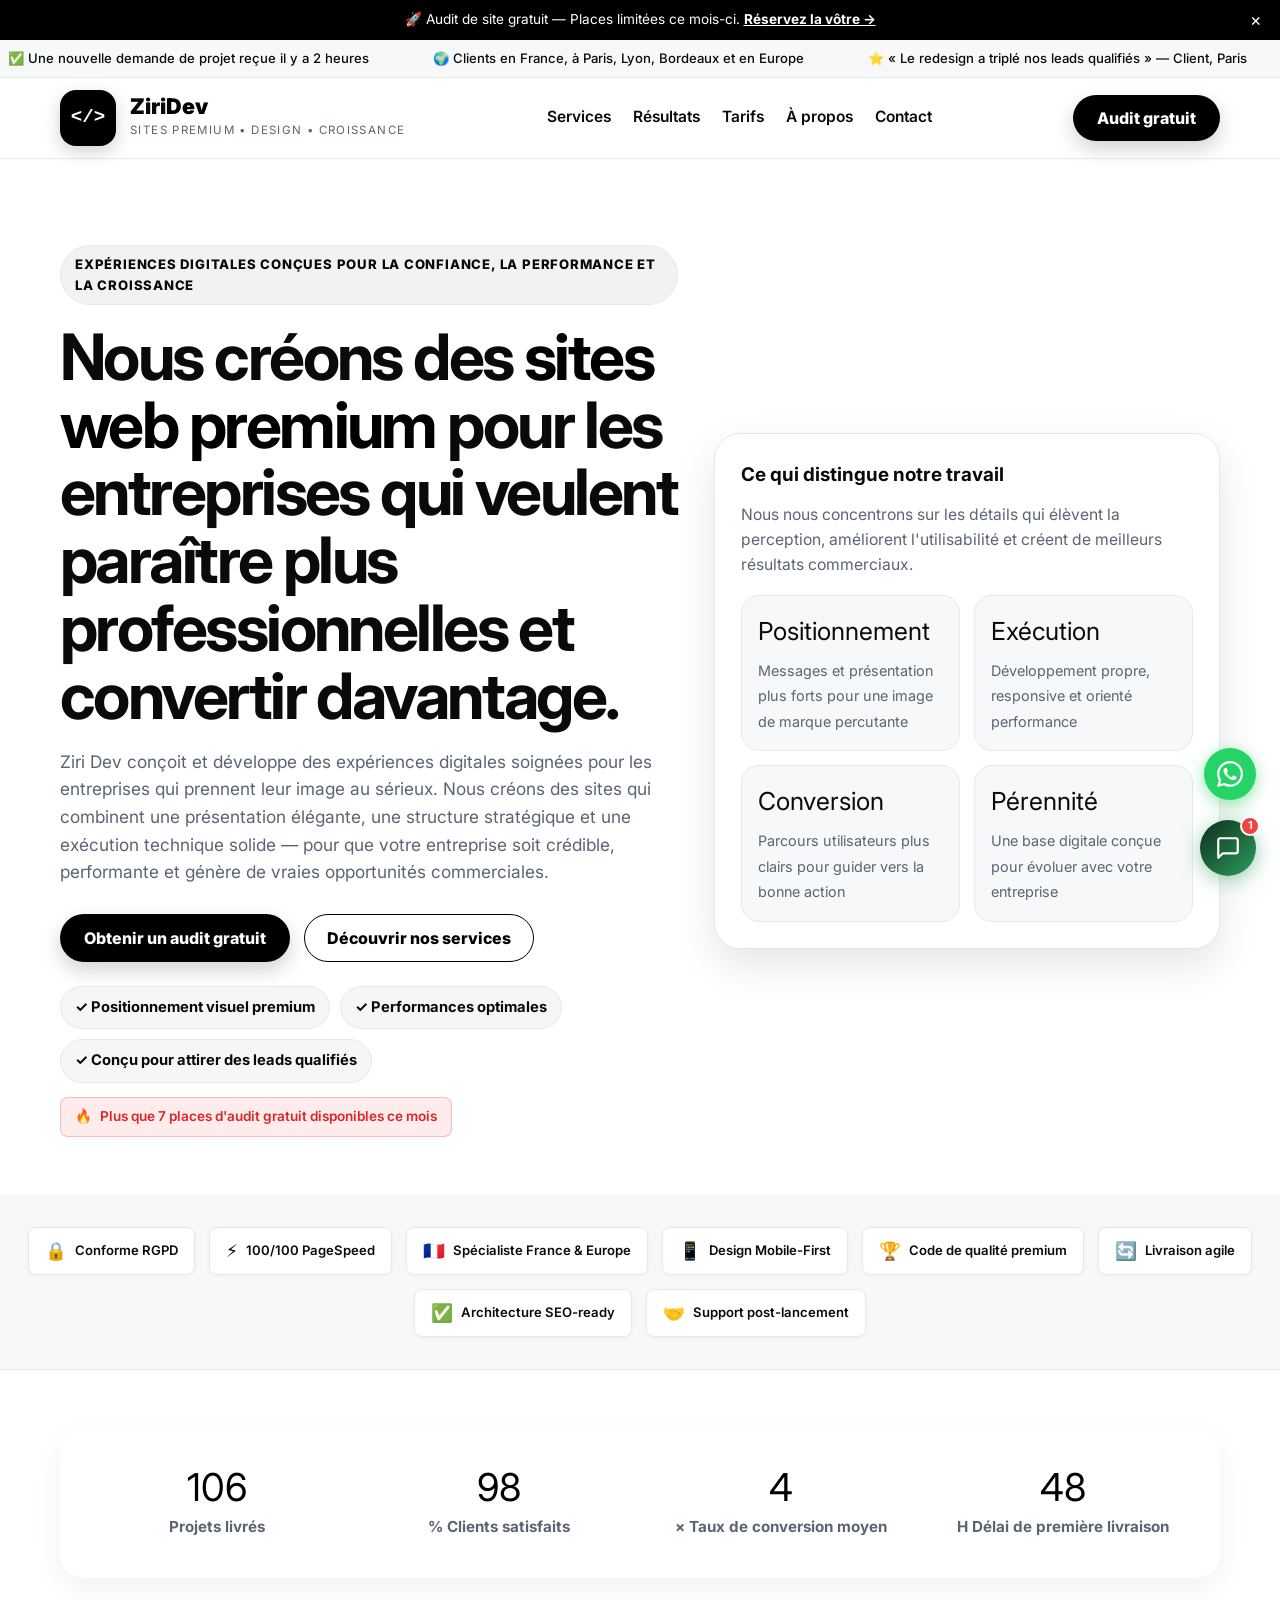
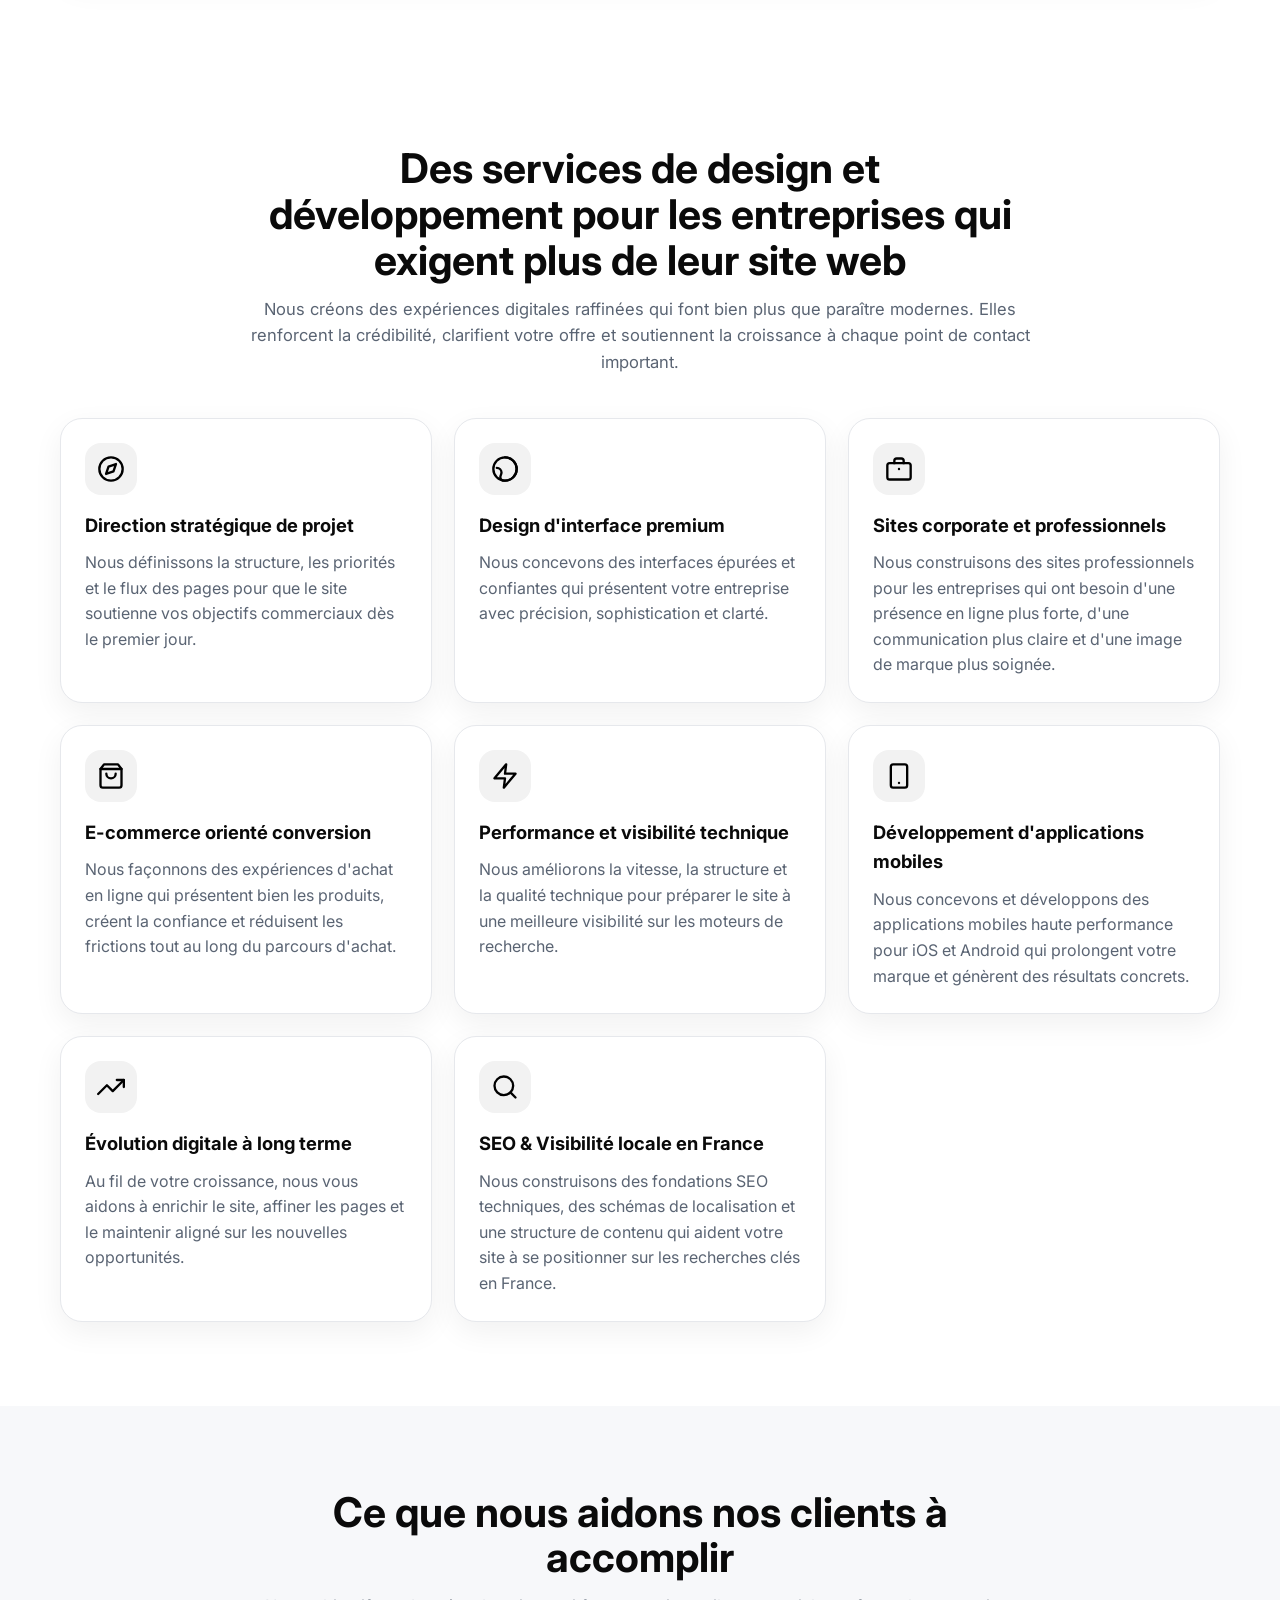
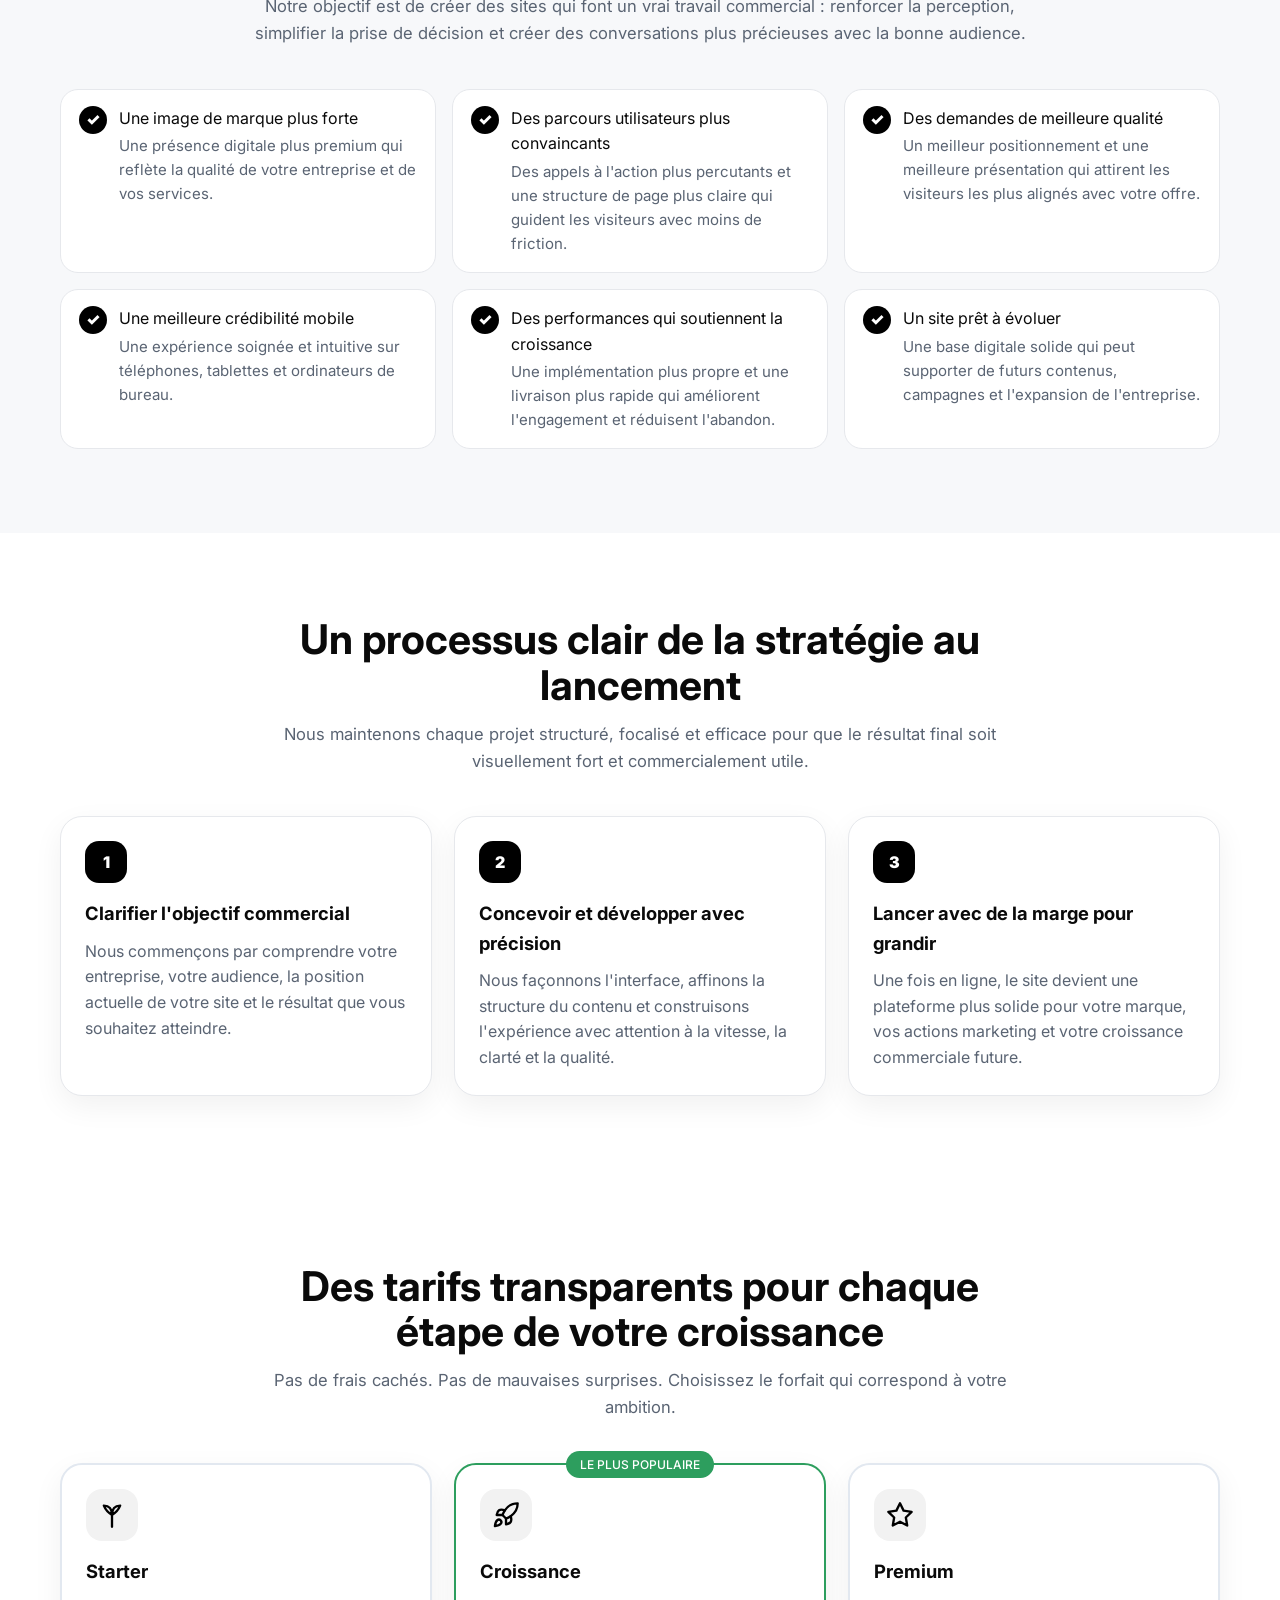
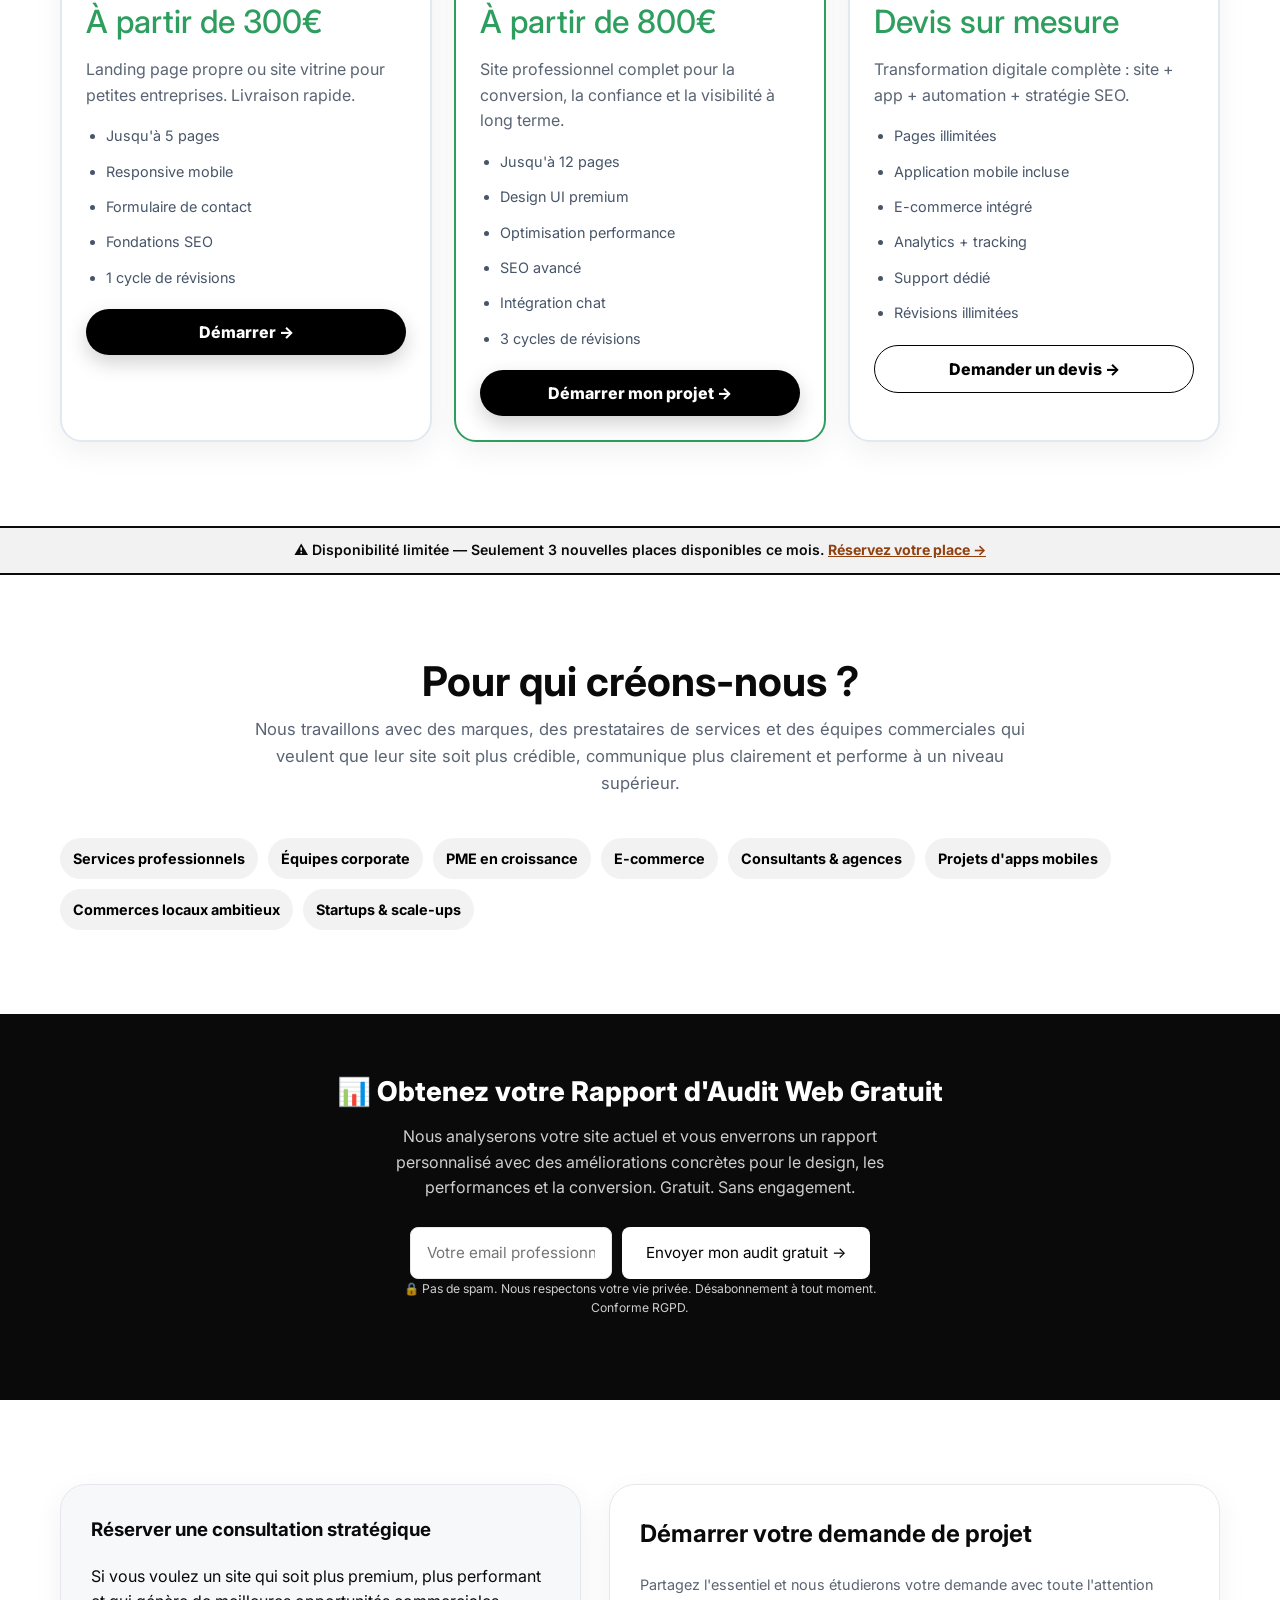
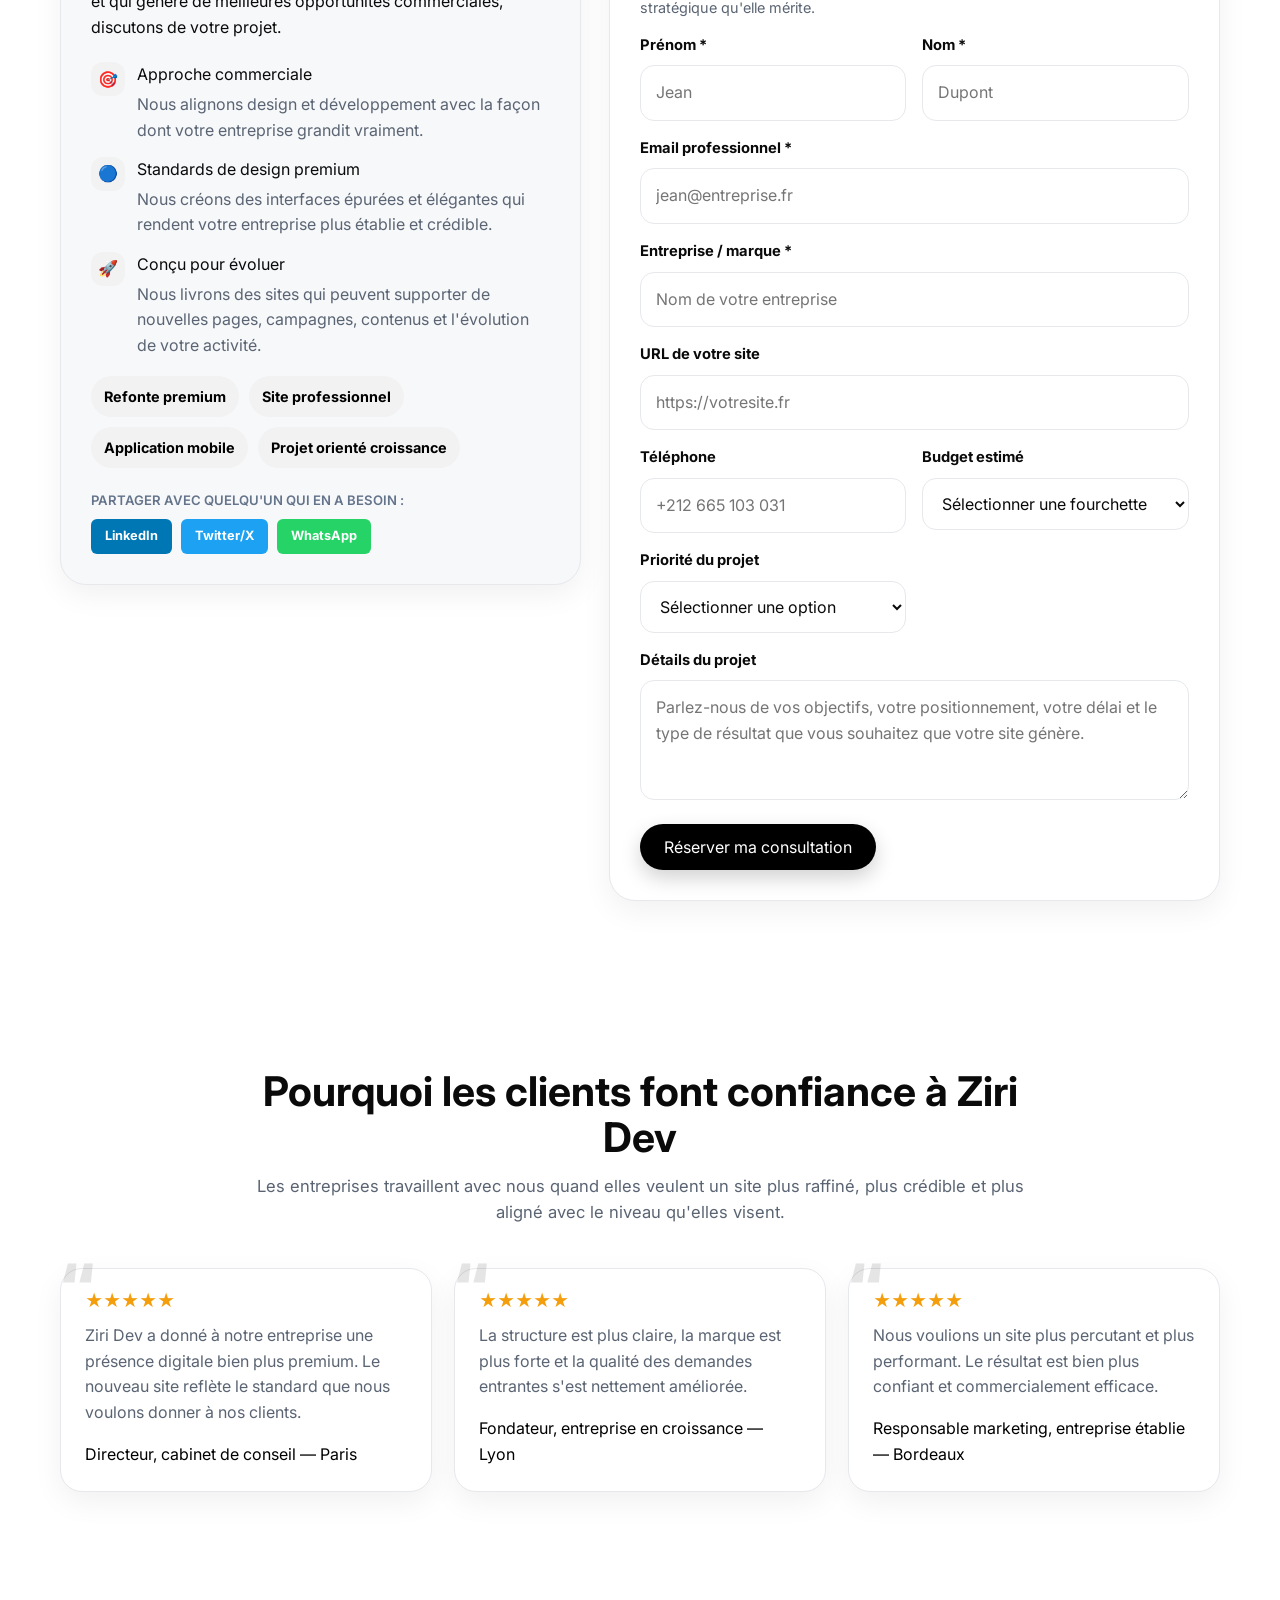
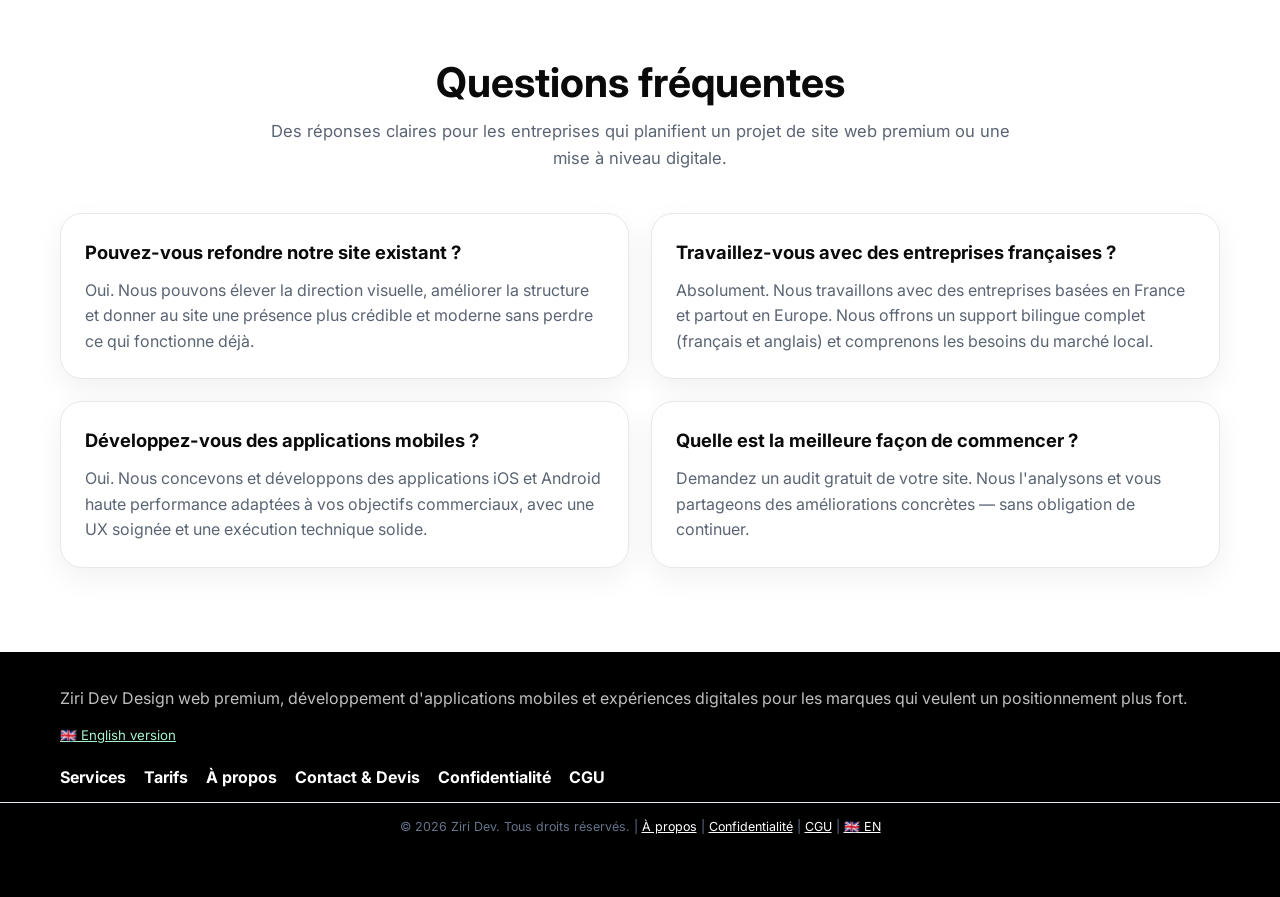
<file: index.html>
<!DOCTYPE html>
<html lang="fr">
<head>
  <meta charset="UTF-8" />
  <meta name="viewport" content="width=device-width, initial-scale=1.0" />
  <title>Agence premium de création de sites web | Ziri Dev France</title>
  <meta name="description" content="Ziri Dev crée des sites web premium pour les entreprises ambitieuses en France. Design haut de gamme, performances optimales et plus de demandes qualifiées." />
  <meta name="robots" content="index,follow" />
  <meta property="og:title" content="Agence premium de création de sites web | Ziri Dev France" />
  <meta property="og:description" content="🚀 Ziri Dev crée des sites web premium & applications mobiles à partir de 300€. Nous aidons les entreprises ambitieuses à avoir une présence digitale plus forte, plus crédible et plus rentable. Audit gratuit disponible — France & Europe." />
  <meta property="og:type" content="website" />
  <meta property="og:url" content="https://ziridev-fr.vercel.app/" />
  <meta property="og:image" content="https://ziridev-fr.vercel.app/assets/img/og-image.png" />
  <meta name="twitter:card" content="summary_large_image" />
  <meta name="twitter:title" content="Agence premium de création de sites web | Ziri Dev France" />
  <meta name="twitter:description" content="🚀 Sites web premium & apps mobiles à partir de 300€. Plus crédible, plus performant, plus rentable. Audit gratuit !" />
  <!-- Canonical -->
  <link rel="canonical" href="https://ziridev-fr.vercel.app/" />
  <!-- Hreflang -->
  <link rel="alternate" hreflang="fr" href="https://ziridev-fr.vercel.app/" />
  <link rel="alternate" hreflang="en" href="https://ziridev.vercel.app/" />
  <link rel="alternate" hreflang="x-default" href="https://ziridev.vercel.app/" />
  <!-- Fonts -->
  <link rel="preconnect" href="https://fonts.googleapis.com" />
  <link rel="preconnect" href="https://fonts.gstatic.com" crossorigin />
  <link href="https://fonts.googleapis.com/css2?family=Inter:wght@400;500;600;700;800;900&display=swap" rel="stylesheet" />
  <link rel="stylesheet" href="assets/css/style.css" />
  <!-- =====================================================
       STACK MARKETING AUTOMATION — ENTIÈREMENT GRATUIT
       =====================================================
       1. Umami Analytics  — RGPD, sans cookies, open-source
          Déployer GRATUITEMENT sur Vercel : https://github.com/umami-software/umami
       2. Brevo (ex Sendinblue) — Email + SMS automation (300 emails/jour GRATUIT)
          https://www.brevo.com — remplacer YOUR_BREVO_FORM_ID ci-dessous
       3. Tawk.to — Chat en direct gratuit + capture de leads
          Remplacer YOUR_TAWK_PROPERTY_ID ci-dessous
       4. Schema.org JSON-LD — Données structurées pour le SEO local
       5. Popup exit-intent — JS personnalisé, 100% gratuit
       6. Ticker preuve sociale — JS personnalisé, 100% gratuit
       7. Barre de progression + CTA — JS personnalisé, 100% gratuit
  ===================================================== -->
  <!-- Umami Analytics (conforme RGPD, sans cookies) -->
  <!-- <script async src="https://YOUR_UMAMI_DOMAIN.vercel.app/script.js" data-website-id="YOUR_UMAMI_WEBSITE_ID"></script> -->

  <!-- Google Search Console Verification -->
  <meta name="google-site-verification" content="GOOGLE_VERIFICATION_CODE_FR" />
  <!-- Bing / Microsoft Webmaster Verification -->
  <meta name="msvalidate.01" content="BING_VERIFICATION_CODE_FR" />
  <!-- Yandex Webmaster Verification -->
  <meta name="yandex-verification" content="YANDEX_VERIFICATION_CODE_FR" />

  <!-- Schema.org — Données structurées SEO complètes : Agence + Services + FAQ + Offres + Fil d'Ariane -->
  <script type="application/ld+json">
  {
    "@context": "https://schema.org",
    "@graph": [
      {
        "@type": ["ProfessionalService", "Organization"],
        "@id": "https://ziridev-fr.vercel.app/#organization",
        "name": "Ziri Dev",
        "alternateName": "Ziri Dev Agence Web",
        "description": "Agence premium de création de sites web, refonte et développement mobile pour entreprises ambitieuses en France et en Europe. Sites web à partir de 300€.",
        "url": "https://ziridev-fr.vercel.app/",
        "logo": {
          "@type": "ImageObject",
          "url": "https://ziridev-fr.vercel.app/assets/img/og-image.png"
        },
        "image": "https://ziridev-fr.vercel.app/assets/img/og-image.png",
        "sameAs": [
          "https://ziridev.vercel.app/",
          "https://github.com/massziri",
          "https://www.linkedin.com/company/ziri-dev-agency",
          "https://twitter.com/ziridevagency",
          "https://www.facebook.com/ziridevagency",
          "https://www.instagram.com/ziridevagency"
        ],
        "serviceType": ["Création de site web", "Design web", "Refonte de site", "Développement mobile", "E-commerce", "Landing page", "SEO", "UI/UX Design"],
        "areaServed": [
          { "@type": "City", "name": "Paris" },
          { "@type": "City", "name": "Lyon" },
          { "@type": "City", "name": "Marseille" },
          { "@type": "City", "name": "Bordeaux" },
          { "@type": "City", "name": "Toulouse" },
          { "@type": "Country", "name": "France" },
          { "@type": "Country", "name": "Belgique" },
          { "@type": "Country", "name": "Suisse" },
          { "@type": "Continent", "name": "Europe" }
        ],
        "priceRange": "€€",
        "currenciesAccepted": "EUR, USD",
        "paymentAccepted": "Virement bancaire, Carte de crédit",
        "contactPoint": {
          "@type": "ContactPoint",
          "contactType": "service client",
          "availableLanguage": ["French", "English"]
        }
      },
      {
        "@type": "WebSite",
        "@id": "https://ziridev-fr.vercel.app/#website",
        "url": "https://ziridev-fr.vercel.app/",
        "name": "Ziri Dev — Agence Web & Mobile Premium France",
        "description": "Création de sites web premium à partir de 300€. Landing pages, sites professionnels, e-commerce et apps mobiles pour entreprises en France.",
        "inLanguage": "fr",
        "potentialAction": {
          "@type": "SearchAction",
          "target": "https://ziridev-fr.vercel.app/?q={search_term_string}",
          "query-input": "required name=search_term_string"
        }
      },
      {
        "@type": "WebPage",
        "@id": "https://ziridev-fr.vercel.app/#webpage",
        "url": "https://ziridev-fr.vercel.app/",
        "name": "Agence premium de création de sites web | Ziri Dev France",
        "isPartOf": { "@id": "https://ziridev-fr.vercel.app/#website" },
        "about": { "@id": "https://ziridev-fr.vercel.app/#organization" },
        "inLanguage": "fr",
        "datePublished": "2025-01-01",
        "dateModified": "2026-04-04"
      },
      {
        "@type": "Service",
        "@id": "https://ziridev-fr.vercel.app/#landing-page-service",
        "serviceType": "Création de Landing Page",
        "name": "Création de Landing Page",
        "description": "Landing pages haute conversion à partir de 300€. Design professionnel, optimisé pour générer des leads et des ventes.",
        "provider": { "@id": "https://ziridev-fr.vercel.app/#organization" },
        "offers": {
          "@type": "Offer",
          "price": "300",
          "priceCurrency": "EUR",
          "priceSpecification": {
            "@type": "UnitPriceSpecification",
            "price": "300",
            "priceCurrency": "EUR",
            "unitText": "à partir de"
          }
        },
        "areaServed": "France"
      },
      {
        "@type": "Service",
        "@id": "https://ziridev-fr.vercel.app/#website-service",
        "serviceType": "Création de Site Web",
        "name": "Création de Site Web Professionnel",
        "description": "Sites web professionnels et corporate à partir de 300€. 2 à 5 pages, livraison en 2 à 4 semaines.",
        "provider": { "@id": "https://ziridev-fr.vercel.app/#organization" },
        "offers": {
          "@type": "Offer",
          "price": "300",
          "priceCurrency": "EUR"
        }
      },
      {
        "@type": "Service",
        "@id": "https://ziridev-fr.vercel.app/#ecommerce-service",
        "serviceType": "Développement E-commerce",
        "name": "Création de Site E-commerce",
        "description": "Boutiques e-commerce complètes à partir de 700€. Intégration paiement, gestion produits, SEO inclus.",
        "provider": { "@id": "https://ziridev-fr.vercel.app/#organization" },
        "offers": {
          "@type": "Offer",
          "price": "400",
          "priceCurrency": "EUR"
        }
      },
      {
        "@type": "Service",
        "@id": "https://ziridev-fr.vercel.app/#redesign-service",
        "serviceType": "Refonte de Site Web",
        "name": "Refonte de Site Web",
        "description": "Refonte complète de votre site web à partir de 300€. Nouveau design, UX améliorée, meilleures performances.",
        "provider": { "@id": "https://ziridev-fr.vercel.app/#organization" },
        "offers": {
          "@type": "Offer",
          "price": "300",
          "priceCurrency": "EUR"
        }
      },
      {
        "@type": "FAQPage",
        "@id": "https://ziridev-fr.vercel.app/#faq",
        "mainEntity": [
          {
            "@type": "Question",
            "name": "Combien coûte la création d'un site web chez Ziri Dev ?",
            "acceptedAnswer": {
              "@type": "Answer",
              "text": "Nos tarifs commencent à 300€ pour les landing pages et sites professionnels. L'e-commerce démarre à 700€ et les applications mobiles à 400€. Prix fixes et transparents, sans frais cachés."
            }
          },
          {
            "@type": "Question",
            "name": "Quel est le délai de création d'un site web ?",
            "acceptedAnswer": {
              "@type": "Answer",
              "text": "Les landing pages sont livrées en 3 à 7 jours. Les sites professionnels en 2 à 4 semaines. Les projets e-commerce prennent 15 à 60 jours. Les applications mobiles entre 8 et 16 semaines selon la complexité."
            }
          },
          {
            "@type": "Question",
            "name": "Travaillez-vous avec des entreprises en dehors de la France ?",
            "acceptedAnswer": {
              "@type": "Answer",
              "text": "Oui. Ziri Dev travaille avec des clients en France, Belgique, Suisse et dans toute l'Europe. Nous communiquons en français et en anglais."
            }
          },
          {
            "@type": "Question",
            "name": "Quelles technologies utilisez-vous ?",
            "acceptedAnswer": {
              "@type": "Answer",
              "text": "Nous utilisons React, Next.js, TypeScript, Node.js, Shopify, WordPress ainsi que React Native et Flutter pour les applications mobiles."
            }
          },
          {
            "@type": "Question",
            "name": "Proposez-vous des services de refonte de site web ?",
            "acceptedAnswer": {
              "@type": "Answer",
              "text": "Oui. Notre service de refonte démarre à 300€. Nous modernisons votre site avec un nouveau design, une UX améliorée et de meilleures performances."
            }
          }
        ]
      },
      {
        "@type": "BreadcrumbList",
        "itemListElement": [
          {
            "@type": "ListItem",
            "position": 1,
            "name": "Accueil",
            "item": "https://ziridev-fr.vercel.app/"
          }
        ]
      }
    ]
  }
  </script>
  <style>
    /* ── MARKETING AUTOMATION EXTRAS ─────────────────────── */
    #scroll-bar { position:fixed; top:0; left:0; width:0; height:3px; background:linear-gradient(90deg,#2d9e5e,#8b5cf6); z-index:9999; transition:width .1s; }
    #sticky-banner { display:flex; align-items:center; justify-content:center; gap:12px; background:linear-gradient(90deg,#0d2e1c,#154d2e); color:#fff; font-size:.85rem; padding:9px 16px; position:relative; z-index:900; flex-wrap:wrap; }
    #sticky-banner a { color:#a5f3cc; font-weight:700; text-decoration:underline; white-space:nowrap; }
    #sticky-banner .close-banner { position:absolute; right:12px; background:none; border:none; color:#fff; cursor:pointer; font-size:1.1rem; line-height:1; }
    #social-proof { background:#f0fdf4; border-bottom:1px solid #bbf7d0; padding:8px 0; overflow:hidden; font-size:.82rem; color:#166534; font-weight:500; }
    .ticker-inner { display:flex; gap:48px; white-space:nowrap; animation:ticker 28s linear infinite; }
    .ticker-inner span { padding:0 8px; }
    @keyframes ticker { 0%{transform:translateX(0)} 100%{transform:translateX(-50%)} }
    #exit-overlay { display:none; position:fixed; inset:0; background:rgba(0,0,0,.65); z-index:10000; align-items:center; justify-content:center; }
    #exit-overlay.active { display:flex; }
    #exit-box { background:#fff; border-radius:16px; padding:40px 36px; max-width:460px; width:90%; text-align:center; position:relative; box-shadow:0 24px 60px rgba(0,0,0,.2); animation:fadeUp .35s ease; }
    @keyframes fadeUp { from{opacity:0;transform:translateY(30px)} to{opacity:1;transform:translateY(0)} }
    #exit-box h2 { font-size:1.5rem; font-weight:800; color:#0d2e1c; margin:0 0 10px; }
    #exit-box p { color:#475569; margin:0 0 22px; font-size:.95rem; }
    #exit-box .exit-btns { display:flex; gap:12px; justify-content:center; flex-wrap:wrap; }
    #exit-box .exit-btns a { display:inline-block; padding:12px 22px; border-radius:8px; font-weight:700; font-size:.9rem; text-decoration:none; cursor:pointer; }
    #exit-box .exit-yes { background:#2d9e5e; color:#fff; }
    #exit-box .exit-no { background:#f1f5f9; color:#475569; }
    #exit-close { position:absolute; top:14px; right:16px; background:none; border:none; font-size:1.4rem; cursor:pointer; color:#94a3b8; }
    #wa-float { position:fixed; bottom:100px; right:24px; z-index:8000; background:#25D366; color:#fff; border-radius:50%; width:52px; height:52px; display:flex; align-items:center; justify-content:center; box-shadow:0 4px 16px rgba(37,211,102,.5); text-decoration:none; animation:pulse 2s infinite; }
    @keyframes pulse { 0%,100%{box-shadow:0 4px 16px rgba(37,211,102,.5)} 50%{box-shadow:0 4px 28px rgba(37,211,102,.8)} }
    #wa-float svg { width:26px; height:26px; }
    .lead-strip { background:linear-gradient(135deg,#0d2e1c 0%,#154d2e 60%,#1a6030 100%); color:#fff; padding:56px 20px; text-align:center; }
    .lead-strip h2 { font-size:1.7rem; font-weight:800; margin:0 0 10px; }
    .lead-strip p { color:#c7ead8; margin:0 0 26px; max-width:520px; margin-left:auto; margin-right:auto; }
    .lead-form { display:flex; gap:10px; max-width:460px; margin:0 auto; flex-wrap:wrap; justify-content:center; }
    .lead-form input[type=email] { flex:1; min-width:200px; padding:13px 16px; border-radius:8px; border:none; font-size:.95rem; outline:none; }
    .lead-form button { padding:13px 24px; background:#a5f3cc; color:#0e6b47; font-weight:700; border:none; border-radius:8px; cursor:pointer; font-size:.95rem; white-space:nowrap; }
    .lead-note { font-size:.76rem; color:#94a3b8; margin-top:10px; }
    .cta-timer { display:inline-flex; align-items:center; gap:8px; background:rgba(239,68,68,.1); border:1px solid rgba(239,68,68,.3); border-radius:8px; padding:8px 14px; font-size:.85rem; color:#dc2626; font-weight:600; margin-top:14px; }
    .stat strong { display:block; font-size:2.2rem; font-weight:900; color:#2d9e5e; }
    .trust-badges { display:flex; flex-wrap:wrap; gap:14px; justify-content:center; padding:32px 20px; background:#f4faf7; border-bottom:1px solid #e2e8f0; }
    .trust-badge { display:flex; align-items:center; gap:8px; background:#fff; border:1px solid #e2e8f0; border-radius:8px; padding:9px 16px; font-size:.82rem; font-weight:600; color:#374151; box-shadow:0 1px 4px rgba(0,0,0,.04); }
    .trust-badge span { font-size:1.1rem; }
    .urgency-bar { background:#fef3c7; border-top:2px solid #f59e0b; border-bottom:2px solid #f59e0b; padding:11px; text-align:center; font-size:.88rem; font-weight:600; color:#92400e; }
    #lead-popup { display:none; position:fixed; bottom:80px; left:20px; z-index:7000; background:#fff; border-radius:14px; padding:22px 24px; max-width:300px; box-shadow:0 8px 32px rgba(0,0,0,.18); border-top:4px solid #2d9e5e; }
    #lead-popup.active { display:block; animation:fadeUp .3s ease; }
    #lead-popup h4 { margin:0 0 8px; font-size:1rem; font-weight:800; color:#0d2e1c; }
    #lead-popup p { font-size:.82rem; color:#64748b; margin:0 0 12px; }
    #lead-popup input { width:100%; box-sizing:border-box; padding:9px 12px; border:1px solid #e2e8f0; border-radius:7px; font-size:.88rem; margin-bottom:9px; outline:none; }
    #lead-popup button.lp-btn { width:100%; padding:10px; background:#2d9e5e; color:#fff; border:none; border-radius:7px; font-weight:700; cursor:pointer; font-size:.9rem; }
    #lead-popup .lp-close { position:absolute; top:10px; right:13px; background:none; border:none; cursor:pointer; font-size:1.1rem; color:#94a3b8; }
  </style>
</head>
<spanody class="label-text">

<div id="scroll-bar"></div>

<!-- Bannière d'annonce sticky -->
<div id="sticky-banner">
  <span>🚀 <span class="label-text">Audit de site gratuit</span> — Places limitées ce mois-ci. <a href="#contact-anchor">Réservez la vôtre →</a></span>
  <button class="close-banner label-text" aria-label="Fermer la bannière" onclick="this.parentElement.remove()">×</button>
</div>

<!-- Ticker preuve sociale -->
<div id="social-proof" aria-hidden="true">
  <div class="ticker-inner">
    <span>✅ Une nouvelle demande de projet reçue il y a 2 heures</span>
    <span>🌍 Clients en France, à Paris, Lyon, Bordeaux et en Europe</span>
    <span>⭐ « Le redesign a triplé nos leads qualifiés » — Client, Paris</span>
    <span>🚀 5 consultations de projets réservées cette semaine</span>
    <span>📈 « Notre site convertit maintenant 4× mieux » — Fondateur SaaS</span>
    <span>✅ Une nouvelle demande de projet reçue il y a 2 heures</span>
    <span>🌍 Clients en France, à Paris, Lyon, Bordeaux et en Europe</span>
    <span>⭐ « Le redesign a triplé nos leads qualifiés » — Client, Paris</span>
    <span>🚀 5 consultations de projets réservées cette semaine</span>
    <span>📈 « Notre site convertit maintenant 4× mieux » — Fondateur SaaS</span>
  </div>
</div>

<header class="site-header">
  <div class="container site-nav">
    <a class="brand" href="#top" aria-label="Accueil Ziri Dev">
      <div class="brand-mark"><span>&lt;/&gt;</span></div>
      <div class="brand-copy">
        <span class="brand-title">Ziri<em>Dev</em></span>
        <span class="brand-tag">Sites premium • Design • Croissance</span>
      </div>
    </a>
    <nav class="nav-links" aria-label="Navigation principale">
      <a href="#services">Services</a>
      <a href="#results">Résultats</a>
      <a href="#pricing">Tarifs</a>
      <a href="about">À propos</a>
      <a href="#contact-anchor">Contact</a>
    </nav>
    <div class="nav-actions">
      <a class="btn btn-primary" href="#contact-anchor">Audit gratuit</a>
      <button class="menu-toggle label-text" type="button" aria-label="Ouvrir le menu" aria-expanded="false" data-menu-toggle>
        <svg viewBox="0 0 24 24" fill="none" stroke="currentColor" stroke-width="2.2" stroke-linecap="round"><path d="M4 7h16M4 12h16M4 17h16"/></svg>
      </button>
    </div>
  </div>
</header>

<main id="top">
  <!-- HERO -->
  <section class="hero">
    <div class="container hero-grid">
      <div>
        <div class="eyebrow">Expériences digitales conçues pour la confiance, la performance et la croissance</div>
        <h1>Nous créons des <span>sites web premium</span> pour les entreprises qui veulent paraître plus professionnelles et convertir davantage.</h1>
        <p>Ziri Dev conçoit et développe des expériences digitales soignées pour les entreprises qui prennent leur image au sérieux. Nous créons des sites qui combinent une présentation élégante, une structure stratégique et une exécution technique solide — pour que votre entreprise soit crédible, performante et génère de vraies opportunités commerciales.</p>
        <div class="hero-actions">
          <a class="btn btn-primary" href="#contact-anchor">Obtenir un audit gratuit</a>
          <a class="btn btn-secondary" href="#services">Découvrir nos services</a>
        </div>
        <div class="hero-points">
          <span>✓ Positionnement visuel premium</span>
          <span>✓ Performances optimales</span>
          <span>✓ Conçu pour attirer des leads qualifiés</span>
        </div>
        <div class="cta-timer">🔥 <span>Plus que <span id="countdown">7</span> places d'audit gratuit disponibles ce mois</span></div>
      </div>
      <aside class="hero-card" aria-label="Aperçu des services">
        <h2>Ce qui distingue notre travail</h2>
        <p>Nous nous concentrons sur les détails qui élèvent la perception, améliorent l'utilisabilité et créent de meilleurs résultats commerciaux.</p>
        <div class="mini-grid">
          <div class="mini-card"><span class="label-text">Positionnement</span><span>Messages et présentation plus forts pour une image de marque percutante</span></div>
          <div class="mini-card"><span class="label-text">Exécution</span><span>Développement propre, responsive et orienté performance</span></div>
          <div class="mini-card"><span class="label-text">Conversion</span><span>Parcours utilisateurs plus clairs pour guider vers la bonne action</span></div>
          <div class="mini-card"><span class="label-text">Pérennité</span><span>Une base digitale conçue pour évoluer avec votre entreprise</span></div>
        </div>
      </aside>
    </div>
  </section>

  <!-- BADGES DE CONFIANCE -->
  <div class="trust-badges">
    <div class="trust-badge"><span>🔒</span> Conforme RGPD</div>
    <div class="trust-badge"><span>⚡</span> 100/100 PageSpeed</div>
    <div class="trust-badge"><span>🇫🇷</span> Spécialiste France & Europe</div>
    <div class="trust-badge"><span>📱</span> Design Mobile-First</div>
    <div class="trust-badge"><span>🏆</span> Code de qualité premium</div>
    <div class="trust-badge"><span>🔄</span> Livraison agile</div>
    <div class="trust-badge"><span>✅</span> Architecture SEO-ready</div>
    <div class="trust-badge"><span>🤝</span> Support post-lancement</div>
  </div>

  <!-- STATISTIQUES -->
  <section class="stats">
    <div class="container stats-grid">
      <div class="stat"><span data-count="120" class="label-text">0</span><span>Projets livrés</span></div>
      <div class="stat"><span data-count="98" class="label-text">0</span><span>% Clients satisfaits</span></div>
      <div class="stat"><span data-count="4" class="label-text">0</span><span>× Taux de conversion moyen</span></div>
      <div class="stat"><span data-count="48" class="label-text">0</span><span>H Délai de première livraison</span></div>
    </div>
  </section>

  <!-- SERVICES -->
  <section id="services">
    <div class="container">
      <div class="section-head">
        <h2>Des services de design et développement pour les entreprises qui exigent plus de leur site web</h2>
        <p>Nous créons des expériences digitales raffinées qui font bien plus que paraître modernes. Elles renforcent la crédibilité, clarifient votre offre et soutiennent la croissance à chaque point de contact important.</p>
      </div>
      <div class="cards-3">
        <article class="card">
          <div class="icon"><svg width="28" height="28" viewBox="0 0 24 24" fill="none" stroke="currentColor" stroke-width="2" stroke-linecap="round" stroke-linejoin="round" aria-hidden="true"><circle cx="12" cy="12" r="10"/><polygon points="16.24 7.76 14.12 14.12 7.76 16.24 9.88 9.88 16.24 7.76"/></svg></div>
          <h3>Direction stratégique de projet</h3>
          <p>Nous définissons la structure, les priorités et le flux des pages pour que le site soutienne vos objectifs commerciaux dès le premier jour.</p>
        </article>
        <article class="card">
          <div class="icon"><svg width="28" height="28" viewBox="0 0 24 24" fill="none" stroke="currentColor" stroke-width="2" stroke-linecap="round" stroke-linejoin="round" aria-hidden="true"><circle cx="12" cy="12" r="10"/><path d="M12 2a10 10 0 0 1 0 20c-2.76 0-4-1.5-4-3 0-1.5 1-2.5 1-4a4 4 0 0 0-4-4"/></svg></div>
          <h3>Design d'interface premium</h3>
          <p>Nous concevons des interfaces épurées et confiantes qui présentent votre entreprise avec précision, sophistication et clarté.</p>
        </article>
        <article class="card">
          <div class="icon"><svg width="28" height="28" viewBox="0 0 24 24" fill="none" stroke="currentColor" stroke-width="2" stroke-linecap="round" stroke-linejoin="round" aria-hidden="true"><rect x="2" y="7" width="20" height="14" rx="2"/><path d="M16 7V5a2 2 0 0 0-2-2h-4a2 2 0 0 0-2 2v2"/><line x1="12" y1="12" x2="12" y2="12.01"/></svg></div>
          <h3>Sites corporate et professionnels</h3>
          <p>Nous construisons des sites professionnels pour les entreprises qui ont besoin d'une présence en ligne plus forte, d'une communication plus claire et d'une image de marque plus soignée.</p>
        </article>
        <article class="card">
          <div class="icon"><svg width="28" height="28" viewBox="0 0 24 24" fill="none" stroke="currentColor" stroke-width="2" stroke-linecap="round" stroke-linejoin="round" aria-hidden="true"><path d="M6 2 3 6v14a2 2 0 0 0 2 2h14a2 2 0 0 0 2-2V6l-3-4z"/><line x1="3" y1="6" x2="21" y2="6"/><path d="M16 10a4 4 0 0 1-8 0"/></svg></div>
          <h3>E-commerce orienté conversion</h3>
          <p>Nous façonnons des expériences d'achat en ligne qui présentent bien les produits, créent la confiance et réduisent les frictions tout au long du parcours d'achat.</p>
        </article>
        <article class="card">
          <div class="icon"><svg width="28" height="28" viewBox="0 0 24 24" fill="none" stroke="currentColor" stroke-width="2" stroke-linecap="round" stroke-linejoin="round" aria-hidden="true"><polygon points="13 2 3 14 12 14 11 22 21 10 12 10 13 2"/></svg></div>
          <h3>Performance et visibilité technique</h3>
          <p>Nous améliorons la vitesse, la structure et la qualité technique pour préparer le site à une meilleure visibilité sur les moteurs de recherche.</p>
        </article>
        <article class="card">
          <div class="icon"><svg width="28" height="28" viewBox="0 0 24 24" fill="none" stroke="currentColor" stroke-width="2" stroke-linecap="round" stroke-linejoin="round" aria-hidden="true"><rect x="5" y="2" width="14" height="20" rx="2" ry="2"/><line x1="12" y1="18" x2="12.01" y2="18"/></svg></div>
          <h3>Développement d'applications mobiles</h3>
          <p>Nous concevons et développons des applications mobiles haute performance pour iOS et Android qui prolongent votre marque et génèrent des résultats concrets.</p>
        </article>
        <article class="card">
          <div class="icon"><svg width="28" height="28" viewBox="0 0 24 24" fill="none" stroke="currentColor" stroke-width="2" stroke-linecap="round" stroke-linejoin="round" aria-hidden="true"><polyline points="23 6 13.5 15.5 8.5 10.5 1 18"/><polyline points="17 6 23 6 23 12"/></svg></div>
          <h3>Évolution digitale à long terme</h3>
          <p>Au fil de votre croissance, nous vous aidons à enrichir le site, affiner les pages et le maintenir aligné sur les nouvelles opportunités.</p>
        </article>
        <article class="card">
          <div class="icon"><svg width="28" height="28" viewBox="0 0 24 24" fill="none" stroke="currentColor" stroke-width="2" stroke-linecap="round" stroke-linejoin="round" aria-hidden="true"><circle cx="11" cy="11" r="8"/><line x1="21" y1="21" x2="16.65" y2="16.65"/></svg></div>
          <h3>SEO & Visibilité locale en France</h3>
          <p>Nous construisons des fondations SEO techniques, des schémas de localisation et une structure de contenu qui aident votre site à se positionner sur les recherches clés en France.</p>
        </article>
      </div>
    </div>
  </section>

  <!-- RÉSULTATS -->
  <section class="dark-band" id="results">
    <div class="container">
      <div class="section-head">
        <h2>Ce que nous aidons nos clients à accomplir</h2>
        <p>Notre objectif est de créer des sites qui font un vrai travail commercial : renforcer la perception, simplifier la prise de décision et créer des conversations plus précieuses avec la bonne audience.</p>
      </div>
      <div class="check-grid">
        <div class="check-item"><span>✓</span><div><span class="label-text">Une image de marque plus forte</span><p>Une présence digitale plus premium qui reflète la qualité de votre entreprise et de vos services.</p></div></div>
        <div class="check-item"><span>✓</span><div><span class="label-text">Des parcours utilisateurs plus convaincants</span><p>Des appels à l'action plus percutants et une structure de page plus claire qui guident les visiteurs avec moins de friction.</p></div></div>
        <div class="check-item"><span>✓</span><div><span class="label-text">Des demandes de meilleure qualité</span><p>Un meilleur positionnement et une meilleure présentation qui attirent les visiteurs les plus alignés avec votre offre.</p></div></div>
        <div class="check-item"><span>✓</span><div><span class="label-text">Une meilleure crédibilité mobile</span><p>Une expérience soignée et intuitive sur téléphones, tablettes et ordinateurs de bureau.</p></div></div>
        <div class="check-item"><span>✓</span><div><span class="label-text">Des performances qui soutiennent la croissance</span><p>Une implémentation plus propre et une livraison plus rapide qui améliorent l'engagement et réduisent l'abandon.</p></div></div>
        <div class="check-item"><span>✓</span><div><span class="label-text">Un site prêt à évoluer</span><p>Une base digitale solide qui peut supporter de futurs contenus, campagnes et l'expansion de l'entreprise.</p></div></div>
      </div>
    </div>
  </section>

  <!-- MÉTHODE -->
  <section id="process">
    <div class="container">
      <div class="section-head">
        <h2>Un processus clair de la stratégie au lancement</h2>
        <p>Nous maintenons chaque projet structuré, focalisé et efficace pour que le résultat final soit visuellement fort et commercialement utile.</p>
      </div>
      <div class="steps">
        <article class="card">
          <div class="step-number">1</div>
          <h3>Clarifier l'objectif commercial</h3>
          <p>Nous commençons par comprendre votre entreprise, votre audience, la position actuelle de votre site et le résultat que vous souhaitez atteindre.</p>
        </article>
        <article class="card">
          <div class="step-number">2</div>
          <h3>Concevoir et développer avec précision</h3>
          <p>Nous façonnons l'interface, affinons la structure du contenu et construisons l'expérience avec attention à la vitesse, la clarté et la qualité.</p>
        </article>
        <article class="card">
          <div class="step-number">3</div>
          <h3>Lancer avec de la marge pour grandir</h3>
          <p>Une fois en ligne, le site devient une plateforme plus solide pour votre marque, vos actions marketing et votre croissance commerciale future.</p>
        </article>
      </div>
    </div>
  </section>

  <!-- TARIFS -->
  <section id="pricing">
    <div class="container">
      <div class="section-head">
        <h2>Des tarifs transparents pour chaque étape de votre croissance</h2>
        <p>Pas de frais cachés. Pas de mauvaises surprises. Choisissez le forfait qui correspond à votre ambition.</p>
      </div>
      <div class="cards-3">
        <article class="card" style="border:2px solid #e2e8f0;">
          <div class="icon"><svg width="28" height="28" viewBox="0 0 24 24" fill="none" stroke="currentColor" stroke-width="2" stroke-linecap="round" stroke-linejoin="round" aria-hidden="true"><path d="M12 22V12M12 12C12 12 7 9 5 4c4 0 7 2 7 8zM12 12c0 0 5-3 7-8-4 0-7 2-7 8z"/></svg></div>
          <h3>Starter</h3>
          <p style="font-size:2rem;font-weight:500;color:#2d9e5e;margin:10px 0;">À partir de 300€</p>
          <p>Landing page propre ou site vitrine pour petites entreprises. Livraison rapide.</p>
          <ul style="text-align:left;margin:14px 0 18px;padding-left:20px;font-size:.9rem;color:#475569;line-height:1.9;">
            <li>Jusqu'à 5 pages</li>
            <li>Responsive mobile</li>
            <li>Formulaire de contact</li>
            <li>Fondations SEO</li>
            <li>1 cycle de révisions</li>
          </ul>
          <a class="btn btn-primary" href="#contact-anchor" style="display:block;text-align:center;">Démarrer →</a>
        </article>
        <article class="card" style="border:2px solid #2d9e5e;position:relative;">
          <div style="position:absolute;top:-14px;left:50%;transform:translateX(-50%);background:#2d9e5e;color:#fff;font-size:.75rem;font-weight:500;padding:4px 14px;border-radius:20px;">LE PLUS POPULAIRE</div>
          <div class="icon"><svg width="28" height="28" viewBox="0 0 24 24" fill="none" stroke="currentColor" stroke-width="2" stroke-linecap="round" stroke-linejoin="round" aria-hidden="true"><path d="M4.5 16.5c-1.5 1.26-2 5-2 5s3.74-.5 5-2c.71-.84.7-2.13-.09-2.91a2.18 2.18 0 0 0-2.91-.09z"/><path d="m12 15-3-3a22 22 0 0 1 2-3.95A12.88 12.88 0 0 1 22 2c0 2.72-.78 7.5-6 11a22.35 22.35 0 0 1-4 2z"/><path d="M9 12H4s.55-3.03 2-4c1.62-1.08 5 0 5 0"/><path d="M12 15v5s3.03-.55 4-2c1.08-1.62 0-5 0-5"/></svg></div>
          <h3>Croissance</h3>
          <p style="font-size:2rem;font-weight:500;color:#2d9e5e;margin:10px 0;">À partir de 800€</p>
          <p>Site professionnel complet pour la conversion, la confiance et la visibilité à long terme.</p>
          <ul style="text-align:left;margin:14px 0 18px;padding-left:20px;font-size:.9rem;color:#475569;line-height:1.9;">
            <li>Jusqu'à 12 pages</li>
            <li>Design UI premium</li>
            <li>Optimisation performance</li>
            <li>SEO avancé</li>
            <li>Intégration chat</li>
            <li>3 cycles de révisions</li>
          </ul>
          <a class="btn btn-primary" href="#contact-anchor" style="display:block;text-align:center;">Démarrer mon projet →</a>
        </article>
        <article class="card" style="border:2px solid #e2e8f0;">
          <div class="icon"><svg width="28" height="28" viewBox="0 0 24 24" fill="none" stroke="currentColor" stroke-width="2" stroke-linecap="round" stroke-linejoin="round" aria-hidden="true"><polygon points="12 2 15.09 8.26 22 9.27 17 14.14 18.18 21.02 12 17.77 5.82 21.02 7 14.14 2 9.27 8.91 8.26 12 2"/></svg></div>
          <h3>Premium</h3>
          <p style="font-size:2rem;font-weight:500;color:#2d9e5e;margin:10px 0;">Devis sur mesure</p>
          <p>Transformation digitale complète : site + app + automation + stratégie SEO.</p>
          <ul style="text-align:left;margin:14px 0 18px;padding-left:20px;font-size:.9rem;color:#475569;line-height:1.9;">
            <li>Pages illimitées</li>
            <li>Application mobile incluse</li>
            <li>E-commerce intégré</li>
            <li>Analytics + tracking</li>
            <li>Support dédié</li>
            <li>Révisions illimitées</li>
          </ul>
          <a class="btn btn-secondary" href="#contact-anchor" style="display:block;text-align:center;">Demander un devis →</a>
        </article>
      </div>
    </div>
  </section>

  <!-- BARRE D'URGENCE -->
  <div class="urgency-bar">
    ⚠️ Disponibilité limitée — Seulement <span class="label-text">3 nouvelles places</span> disponibles ce mois. <a href="#contact-anchor" style="color:#92400e;font-weight:700;">Réservez votre place →</a>
  </div>

  <!-- POUR QUI -->
  <section>
    <div class="container">
      <div class="section-head">
        <h2>Pour qui créons-nous ?</h2>
        <p>Nous travaillons avec des marques, des prestataires de services et des équipes commerciales qui veulent que leur site soit plus crédible, communique plus clairement et performe à un niveau supérieur.</p>
      </div>
      <div class="badge-row" aria-label="Types d'entreprises">
        <span>Services professionnels</span>
        <span>Équipes corporate</span>
        <span>PME en croissance</span>
        <span>E-commerce</span>
        <span>Consultants &amp; agences</span>
        <span>Projets d'apps mobiles</span>
        <span>Commerces locaux ambitieux</span>
        <span>Startups &amp; scale-ups</span>
      </div>
    </div>
  </section>

  <!-- LEAD MAGNET -->
  <div class="lead-strip">
    <h2>📊 Obtenez votre Rapport d'Audit Web Gratuit</h2>
    <p>Nous analyserons votre site actuel et vous enverrons un rapport personnalisé avec des améliorations concrètes pour le design, les performances et la conversion. Gratuit. Sans engagement.</p>
    <div id="brevo-form-container">
      <form class="lead-form" id="auditLeadForm" onsubmit="submitLeadForm(event)">
        <input type="email" id="leadEmail" placeholder="Votre email professionnel…" required autocomplete="email" />
        <button type="submit" class="label-text">Envoyer mon audit gratuit →</button>
      </form>
      <p class="lead-note">🔒 Pas de spam. Nous respectons votre vie privée. Désabonnement à tout moment. Conforme RGPD.</p>
    </div>
    <div id="leadSuccess" style="display:none;color:#a5f3cc;font-weight:700;font-size:1.05rem;margin-top:16px;">✅ Demande reçue ! Nous vous enverrons votre audit dans les 24 heures.</div>
  </div>

  <!-- CONTACT -->
  <section id="contact">
    <div class="container form-shell">
      <aside class="info-panel">
        <h3>Réserver une consultation stratégique</h3>
        <p>Si vous voulez un site qui soit plus premium, plus performant et qui génère de meilleures opportunités commerciales, discutons de votre projet.</p>
        <div class="info-list">
          <div class="item"><div class="info-dot">🎯</div><div><span class="label-text">Approche commerciale</span>Nous alignons design et développement avec la façon dont votre entreprise grandit vraiment.</div></div>
          <div class="item"><div class="info-dot">🔵</div><div><span class="label-text">Standards de design premium</span>Nous créons des interfaces épurées et élégantes qui rendent votre entreprise plus établie et crédible.</div></div>
          <div class="item"><div class="info-dot">🚀</div><div><span class="label-text">Conçu pour évoluer</span>Nous livrons des sites qui peuvent supporter de nouvelles pages, campagnes, contenus et l'évolution de votre activité.</div></div>
        </div>
        <div class="badge-row">
          <span>Refonte premium</span>
          <span>Site professionnel</span>
          <span>Application mobile</span>
          <span>Projet orienté croissance</span>
        </div>
        <!-- Partage social -->
        <div style="margin-top:22px;">
          <p style="font-size:.82rem;color:#64748b;margin-bottom:8px;font-weight:600;">PARTAGER AVEC QUELQU'UN QUI EN A BESOIN :</p>
          <div style="display:flex;gap:9px;flex-wrap:wrap;">
            <a href="https://www.linkedin.com/shareArticle?mini=true&url=https%3A%2F%2Fziridev-fr.vercel.app&title=Agence+Web+Premium+%7C+Ziri+Dev+France&summary=%F0%9F%9A%80+Ziri+Dev+cr%C3%A9e+des+sites+web+premium+%26+apps+%C3%A0+partir+de+300%E2%82%AC.+Pr%C3%A9sence+digitale+plus+forte%2C+plus+cr%C3%A9dible%2C+plus+rentable+%E2%80%94+Audit+gratuit+disponible%21&source=Ziri+Dev" target="_blank" rel="noopener" style="background:#0077b5;color:#fff;padding:7px 14px;border-radius:6px;font-size:.8rem;font-weight:700;text-decoration:none;">LinkedIn</a>
            <a href="https://twitter.com/intent/tweet?url=https://ziridev-fr.vercel.app&text=ZiriDev+—+agence+web+premium+en+France" target="_blank" rel="noopener" style="background:#1DA1F2;color:#fff;padding:7px 14px;border-radius:6px;font-size:.8rem;font-weight:700;text-decoration:none;">Twitter/X</a>
            <a href="https://api.whatsapp.com/send?text=Découvrez+ZiriDev+—+agence+web+premium+https://ziridev-fr.vercel.app" target="_blank" rel="noopener" style="background:#25D366;color:#fff;padding:7px 14px;border-radius:6px;font-size:.8rem;font-weight:700;text-decoration:none;">WhatsApp</a>
          </div>
        </div>
      </aside>

      <div class="form-panel" id="contact-anchor">
        <h2>Démarrer votre demande de projet</h2>
        <p class="form-note">Partagez l'essentiel et nous étudierons votre demande avec toute l'attention stratégique qu'elle mérite.</p>
        <form id="contactForm" action="/api/submit" method="POST" accept-charset="UTF-8" novalidate>
          <input type="hidden" name="_subject" value="Ziri Dev — Demande de projet (FR)" />
          <input type="text" name="website_url_bot" tabindex="-1" autocomplete="off" style="position:absolute;left:-9999px;width:1px;height:1px;opacity:0;" aria-hidden="true" />
          <div class="form-grid">
            <div class="field">
              <label for="fname">Prénom *</label>
              <input id="fname" name="fname" type="text" placeholder="Jean" required />
            </div>
            <div class="field">
              <label for="lname">Nom *</label>
              <input id="lname" name="lname" type="text" placeholder="Dupont" required />
            </div>
            <div class="field field-full">
              <label for="email">Email professionnel *</label>
              <input id="email" name="email" type="email" placeholder="jean@entreprise.fr" required />
            </div>
            <div class="field field-full">
              <label for="company">Entreprise / marque *</label>
              <input id="company" name="company" type="text" placeholder="Nom de votre entreprise" required />
            </div>
            <div class="field field-full">
              <label for="website">URL de votre site</label>
              <input id="website" name="website" type="url" placeholder="https://votresite.fr" />
            </div>
            <div class="field">
              <label for="phone">Téléphone</label>
              <input id="phone" name="phone" type="tel" placeholder="+212 665 103 031" />
            </div>
            <div class="field">
              <label for="budget">Budget estimé</label>
              <select id="budget" name="budget">
                <option value="">Sélectionner une fourchette</option>
                <option>Moins de 1 000€</option>
                <option>1 000€ – 2 500€</option>
                <option>2 500€ – 5 000€</option>
                <option>5 000€ – 10 000€</option>
                <option>10 000€+</option>
              </select>
            </div>
            <div class="field">
              <label for="service">Priorité du projet</label>
              <select id="service" name="service">
                <option value="">Sélectionner une option</option>
                <option>Création de site professionnel</option>
                <option>Refonte de site existant</option>
                <option>Développement d'application mobile</option>
                <option>Projet landing page</option>
                <option>Projet e-commerce</option>
                <option>Support amélioration continue</option>
                <option>Besoin de conseils stratégiques</option>
              </select>
            </div>
            <div class="field field-full">
              <label for="message">Détails du projet</label>
              <textarea id="message" name="message" placeholder="Parlez-nous de vos objectifs, votre positionnement, votre délai et le type de résultat que vous souhaitez que votre site génère."></textarea>
            </div>
            <div class="field field-full">
              <button class="btn btn-primary label-text" type="submit">Réserver ma consultation</button>
            </div>
          </div>
        </form>
        <div class="alert success" id="formSuccess">Votre demande a bien été envoyée. Nous vous répondons sous 24h.</div>
        <div class="alert error" id="formError">Le formulaire n'a pas pu être soumis. Veuillez réessayer.</div>
      </div>
    </div>
  </section>

  <!-- TÉMOIGNAGES -->
  <section>
    <div class="container">
      <div class="section-head">
        <h2>Pourquoi les clients font confiance à Ziri Dev</h2>
        <p>Les entreprises travaillent avec nous quand elles veulent un site plus raffiné, plus crédible et plus aligné avec le niveau qu'elles visent.</p>
      </div>
      <div class="testimonials">
        <article class="card quote">
          <div style="color:#f59e0b;font-size:1.1rem;margin-bottom:8px;">★★★★★</div>
          <p>Ziri Dev a donné à notre entreprise une présence digitale bien plus premium. Le nouveau site reflète le standard que nous voulons donner à nos clients.</p>
          <span class="label-text">Directeur, cabinet de conseil — Paris</span>
        </article>
        <article class="card quote">
          <div style="color:#f59e0b;font-size:1.1rem;margin-bottom:8px;">★★★★★</div>
          <p>La structure est plus claire, la marque est plus forte et la qualité des demandes entrantes s'est nettement améliorée.</p>
          <span class="label-text">Fondateur, entreprise en croissance — Lyon</span>
        </article>
        <article class="card quote">
          <div style="color:#f59e0b;font-size:1.1rem;margin-bottom:8px;">★★★★★</div>
          <p>Nous voulions un site plus percutant et plus performant. Le résultat est bien plus confiant et commercialement efficace.</p>
          <span class="label-text">Responsable marketing, entreprise établie — Bordeaux</span>
        </article>
      </div>
    </div>
  </section>

  <!-- FAQ -->
  <section id="faq">
    <div class="container">
      <div class="section-head">
        <h2>Questions fréquentes</h2>
        <p>Des réponses claires pour les entreprises qui planifient un projet de site web premium ou une mise à niveau digitale.</p>
      </div>
      <div class="faq-grid">
        <article class="card"><h3>Pouvez-vous refondre notre site existant ?</h3><p>Oui. Nous pouvons élever la direction visuelle, améliorer la structure et donner au site une présence plus crédible et moderne sans perdre ce qui fonctionne déjà.</p></article>
        <article class="card"><h3>Travaillez-vous avec des entreprises françaises ?</h3><p>Absolument. Nous travaillons avec des entreprises basées en France et partout en Europe. Nous offrons un support bilingue complet (français et anglais) et comprenons les besoins du marché local.</p></article>
        <article class="card"><h3>Développez-vous des applications mobiles ?</h3><p>Oui. Nous concevons et développons des applications iOS et Android haute performance adaptées à vos objectifs commerciaux, avec une UX soignée et une exécution technique solide.</p></article>
        <article class="card"><h3>Quelle est la meilleure façon de commencer ?</h3><p>Demandez un audit gratuit de votre site. Nous l'analysons et vous partageons des améliorations concrètes — sans obligation de continuer.</p></article>
      </div>
    </div>
  </section>
</main>

<footer class="site-footer">
  <div class="container footer-grid">
    <div>
      <span class="label-text">Ziri Dev</span><spanr / class="label-text">
      Design web premium, développement d'applications mobiles et expériences digitales pour les marques qui veulent un positionnement plus fort.
      <div style="margin-top:14px;display:flex;gap:12px;flex-wrap:wrap;">
        <a href="https://ziridev.vercel.app" style="color:#a5f3cc;font-size:.83rem;text-decoration:underline;">🇬🇧 English version</a>
      </div>
    </div>
    <div class="footer-links">
      <a href="#services">Services</a>
      <a href="#pricing">Tarifs</a>
      <a href="about">À propos</a>
      <a href="#contact-anchor">Contact & Devis</a>
      <a href="privacy-policy">Confidentialité</a>
      <a href="terms">CGU</a>
    </div>
  </div>
  <div style="text-align:center;padding:14px;font-size:.78rem;color:#64748b;border-top:1px solid #e2e8f0;margin-top:12px;">
    © 2026 Ziri Dev. Tous droits réservés. |
    <a href="about" style="color:#ffffff;">À propos</a> |
    <a href="privacy-policy" style="color:#ffffff;">Confidentialité</a> |
    <a href="terms" style="color:#ffffff;">CGU</a> |
    <a href="https://ziridev.vercel.app" style="color:#ffffff;">🇬🇧 EN</a>
  </div>
</footer>

<!-- POPUP EXIT INTENT -->
<div id="exit-overlay" role="dialog" aria-modal="true" aria-label="Offre spéciale">
  <div id="exit-box">
    <button id="exit-close" aria-label="Fermer" class="label-text">×</button>
    <div style="font-size:2.5rem;margin-bottom:8px;">🎁</div>
    <h2>Attendez ! Avant de partir…</h2>
    <p>Obtenez un <span class="label-text">audit personnalisé gratuit de votre site</span> — nous analysons votre site et vous envoyons un rapport avec des améliorations spécifiques pour le design, la vitesse et la conversion.</p>
    <div class="exit-btns">
      <a href="#contact-anchor" class="exit-yes" onclick="document.getElementById('exit-overlay').classList.remove('active')">Oui, je veux mon audit gratuit</a>
      <span class="exit-no" onclick="document.getElementById('exit-overlay').classList.remove('active')" role="button" tabindex="0">Non merci</span>
    </div>
  </div>
</div>

<!-- BOUTON WHATSAPP FLOTTANT -->
<a id="wa-float" href="https://wa.me/212665103031" target="_blank" rel="noopener" aria-label="Discuter sur WhatsApp">
  <svg viewBox="0 0 24 24" fill="currentColor" aria-hidden="true"><path d="M17.472 14.382c-.297-.149-1.758-.867-2.03-.967-.273-.099-.471-.148-.67.15-.197.297-.767.966-.94 1.164-.173.199-.347.223-.644.075-.297-.15-1.255-.463-2.39-1.475-.883-.788-1.48-1.761-1.653-2.059-.173-.297-.018-.458.13-.606.134-.133.298-.347.446-.52.149-.174.198-.298.298-.497.099-.198.05-.371-.025-.52-.075-.149-.669-1.612-.916-2.207-.242-.579-.487-.5-.669-.51-.173-.008-.371-.01-.57-.01-.198 0-.52.074-.792.372-.272.297-1.04 1.016-1.04 2.479 0 1.462 1.065 2.875 1.213 3.074.149.198 2.096 3.2 5.077 4.487.709.306 1.262.489 1.694.625.712.227 1.36.195 1.871.118.571-.085 1.758-.719 2.006-1.413.248-.694.248-1.289.173-1.413-.074-.124-.272-.198-.57-.347m-5.421 7.403h-.004a9.87 9.87 0 01-5.031-1.378l-.361-.214-3.741.982.998-3.648-.235-.374a9.86 9.86 0 01-1.51-5.26c.001-5.45 4.436-9.884 9.888-9.884 2.64 0 5.122 1.03 6.988 2.898a9.825 9.825 0 012.893 6.994c-.003 5.45-4.437 9.884-9.885 9.884m8.413-18.297A11.815 11.815 0 0012.05 0C5.495 0 .16 5.335.157 11.892c0 2.096.547 4.142 1.588 5.945L.057 24l6.305-1.654a11.882 11.882 0 005.683 1.448h.005c6.554 0 11.89-5.335 11.893-11.893a11.821 11.821 0 00-3.48-8.413Z"/></svg>
</a>

<!-- POPUP LEAD FORM (apparaît après 30s) -->
<div id="lead-popup">
  <button class="lp-close label-text" aria-label="Fermer" onclick="document.getElementById('lead-popup').classList.remove('active')">×</button>
  <h4>💡 Conseils web gratuits pour votre entreprise</h4>
  <p>Recevez notre guide gratuit : <em>« 5 erreurs qui coûtent des leads à votre site »</em></p>
  <form onsubmit="submitPopupForm(event)">
    <input type="email" id="popupEmail" placeholder="Votre adresse email" required />
    <button type="submit" class="lp-btn label-text">Envoyer le guide gratuit →</button>
  </form>
</div>

<!-- Le widget de chat IA est injecté par assets/js/chat.js -->

<script src="assets/js/main.js"></script>
<script src="assets/js/chat.js" defer></script>
<script>
// ── MARKETING AUTOMATION JS (FR) ─────────────────────────

// 1. Barre de progression
window.addEventListener('scroll', () => {
  const scrolled = window.scrollY / (document.documentElement.scrollHeight - window.innerHeight);
  document.getElementById('scroll-bar').style.width = (scrolled * 100) + '%';
});

// 2. Compteur animé
function animateCounter(el, target) {
  let current = 0;
  const step = Math.ceil(target / 60);
  const timer = setInterval(() => {
    current = Math.min(current + step, target);
    el.textContent = current + (el.dataset.suffix || '');
    if (current >= target) clearInterval(timer);
  }, 30);
}
const observer = new IntersectionObserver((entries) => {
  entries.forEach(entry => {
    if (entry.isIntersecting) {
      animateCounter(entry.target, parseInt(entry.target.dataset.count));
      observer.unobserve(entry.target);
    }
  });
}, { threshold: 0.5 });
document.querySelectorAll('[data-count]').forEach(el => observer.observe(el));

// 3. Popup exit intent
let exitShown = false;
document.addEventListener('mouseleave', (e) => {
  if (e.clientY < 10 && !exitShown) {
    exitShown = true;
    document.getElementById('exit-overlay').classList.add('active');
  }
});
document.getElementById('exit-close').addEventListener('click', () => {
  document.getElementById('exit-overlay').classList.remove('active');
});
document.getElementById('exit-overlay').addEventListener('click', (e) => {
  if (e.target === document.getElementById('exit-overlay'))
    document.getElementById('exit-overlay').classList.remove('active');
});

// 4. Popup lead form (30 secondes)
setTimeout(() => {
  document.getElementById('lead-popup').classList.add('active');
}, 30000);

// 5. Formulaire lead magnet
function submitLeadForm(e) {
  e.preventDefault();
  const email = document.getElementById('leadEmail').value;
  fetch('/api/submit', {
    method: 'POST',
    headers: { 'Content-Type': 'application/json', 'Accept': 'application/json' },
    body: JSON.stringify({
      fname: 'Lead', lname: 'Audit', email, company: 'Audit gratuit',
      _subject: 'Ziri Dev — Demande Audit Gratuit (FR)'
    })
  }).catch(() => {});
  document.getElementById('auditLeadForm').style.display = 'none';
  document.getElementById('leadSuccess').style.display = 'block';
}

// 6. Formulaire popup
function submitPopupForm(e) {
  e.preventDefault();
  const email = document.getElementById('popupEmail').value;
  fetch('/api/submit', {
    method: 'POST',
    headers: { 'Content-Type': 'application/json', 'Accept': 'application/json' },
    body: JSON.stringify({
      fname: 'Lead', lname: 'Guide', email, company: 'Téléchargement guide',
      _subject: 'Ziri Dev — Téléchargement Guide (FR)'
    })
  }).catch(() => {});
  document.getElementById('lead-popup').innerHTML = '<p style="padding:10px;text-align:center;font-weight:700;color:#166534;">✅ Guide envoyé ! Vérifiez votre boîte mail.</p>';
  setTimeout(() => document.getElementById('lead-popup').classList.remove('active'), 3000);
}

// 7. Suivi des paramètres UTM
(function(){
  const params = new URLSearchParams(window.location.search);
  ['utm_source','utm_medium','utm_campaign','utm_content'].forEach(p => {
    if (params.get(p)) sessionStorage.setItem(p, params.get(p));
  });
})();

// 8. Injecter les UTM + soumission robuste du formulaire principal
document.addEventListener('DOMContentLoaded', () => {
  const form = document.getElementById('contactForm');
  if (!form) return;

  // UTM injection
  ['utm_source','utm_medium','utm_campaign','utm_content'].forEach(p => {
    const val = sessionStorage.getItem(p);
    if (val && !form.querySelector(`input[name="${p}"]`)) {
      const inp = document.createElement('input');
      inp.type = 'hidden'; inp.name = p; inp.value = val;
      form.appendChild(inp);
    }
  });

  const successEl = document.getElementById('formSuccess');
  const errorEl   = document.getElementById('formError');
  const submitBtn = form.querySelector('button[type="submit"]');
  const originalBtnText = submitBtn ? submitBtn.textContent : '';

  function setBusy(busy) {
    if (!submitBtn) return;
    submitBtn.disabled = busy;
    submitBtn.textContent = busy ? 'Envoi en cours…' : originalBtnText;
  }
  function showSuccess(msg) {
    if (successEl) { successEl.textContent = msg || successEl.textContent; successEl.style.display = 'block'; }
    if (errorEl) errorEl.style.display = 'none';
  }
  function showError(msg) {
    if (errorEl) { errorEl.textContent = msg || errorEl.textContent; errorEl.style.display = 'block'; }
    if (successEl) successEl.style.display = 'none';
  }

  async function postWithRetry(url, payload, retries = 2) {
    let lastErr;
    for (let attempt = 0; attempt <= retries; attempt++) {
      try {
        const ctrl = new AbortController();
        const timeout = setTimeout(() => ctrl.abort(), 15000);
        const res = await fetch(url, {
          method: 'POST',
          headers: { 'Content-Type': 'application/json', 'Accept': 'application/json' },
          body: JSON.stringify(payload),
          signal: ctrl.signal,
        });
        clearTimeout(timeout);
        const data = await res.json().catch(() => ({}));
        if (res.ok && data.success) return { ok: true, data };
        if (res.status >= 400 && res.status < 500 && res.status !== 408 && res.status !== 429) {
          return { ok: false, data, status: res.status };
        }
        lastErr = new Error(`HTTP ${res.status}`);
      } catch (e) {
        lastErr = e;
      }
      if (attempt < retries) await new Promise(r => setTimeout(r, 800 * (attempt + 1)));
    }
    return { ok: false, error: lastErr };
  }

  form.addEventListener('submit', async (e) => {
    e.preventDefault();
    setBusy(true);
    if (errorEl) errorEl.style.display = 'none';
    if (successEl) successEl.style.display = 'none';

    const fd = new FormData(form);
    const payload = {};
    fd.forEach((v, k) => { payload[k] = v; });

    const result = await postWithRetry('/api/submit', payload, 2);

    if (result.ok) {
      showSuccess('✅ Votre demande a bien été envoyée. Nous vous répondons sous 24h.');
      form.reset();
      setBusy(false);
      if (submitBtn) submitBtn.textContent = '✅ Demande envoyée';
      setTimeout(() => { window.location.href = '/thank-you'; }, 1200);
    } else {
      const msg = (result.data && result.data.message)
        || 'Le service est momentanément indisponible. Merci d’écrire directement à admin@novatvhub.com.';
      showError(msg);
      setBusy(false);
    }
  });
});
</script>
</body>
</html>
</file>
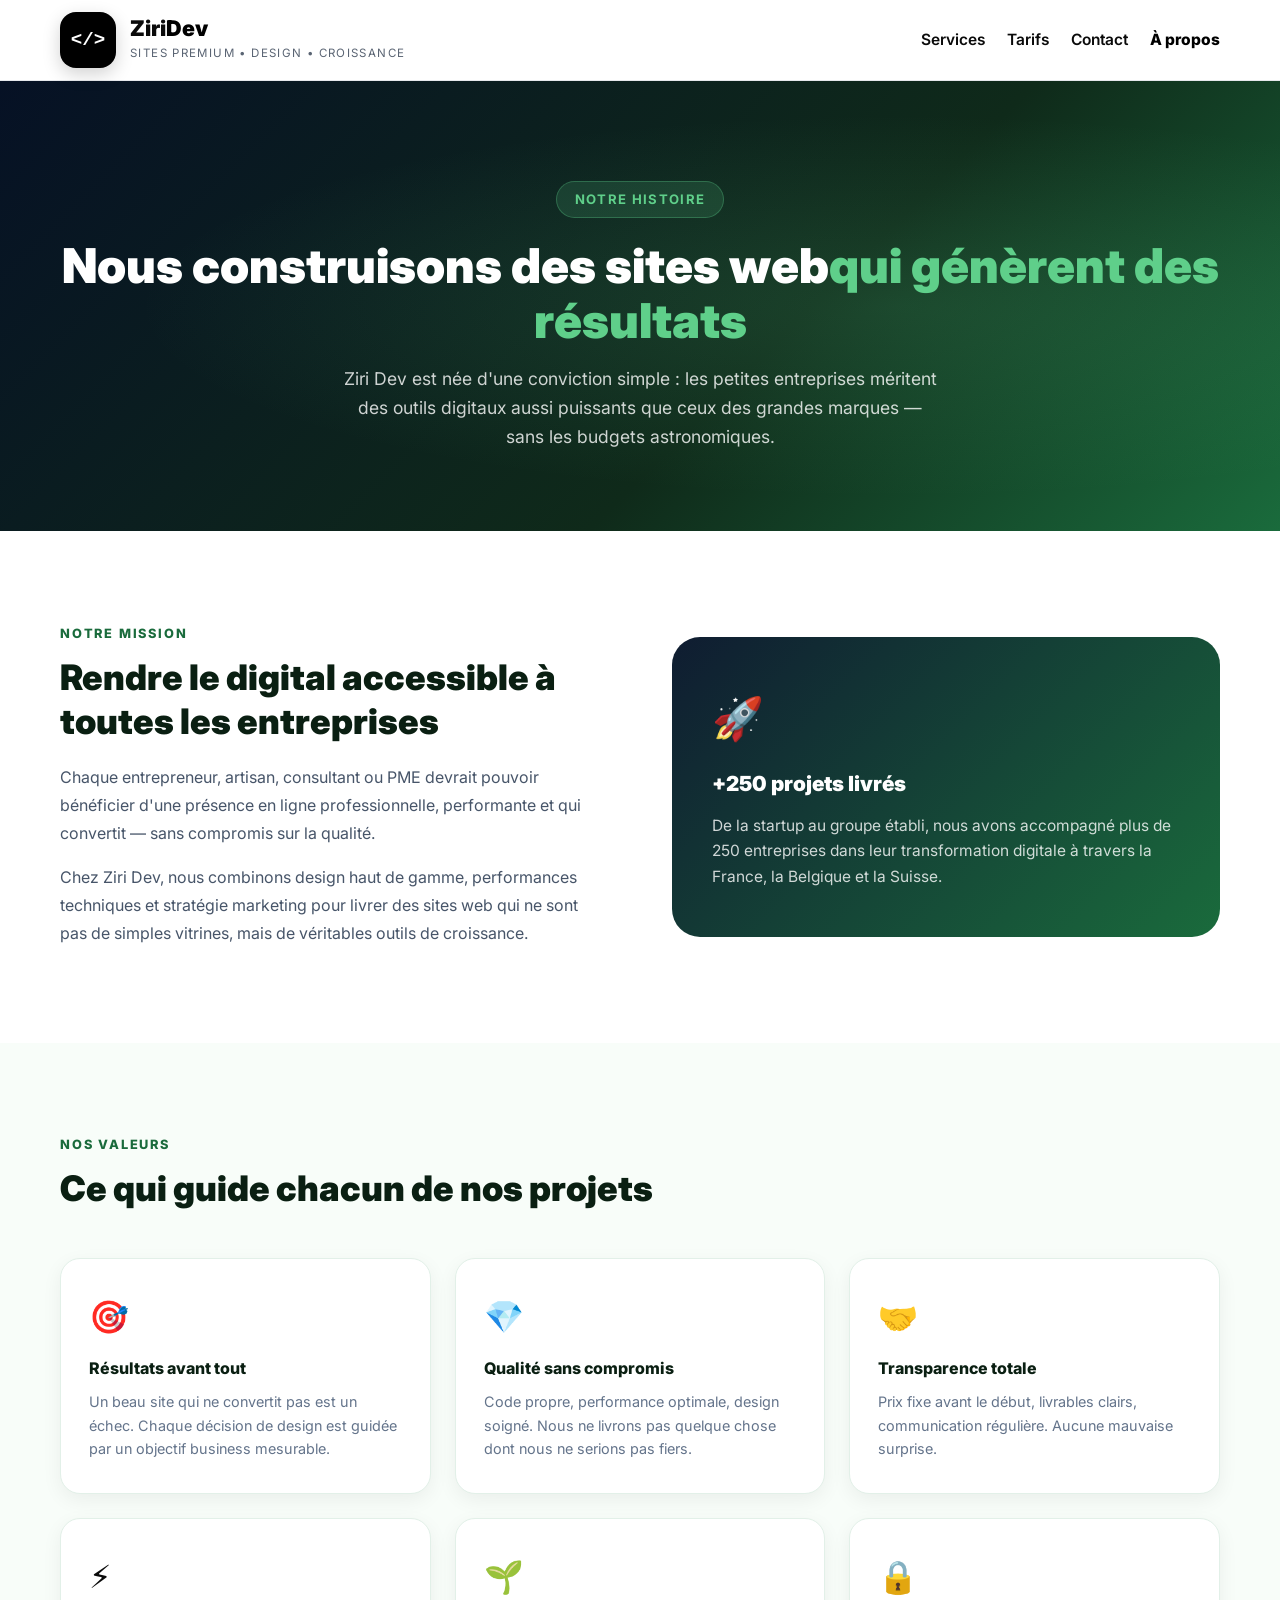
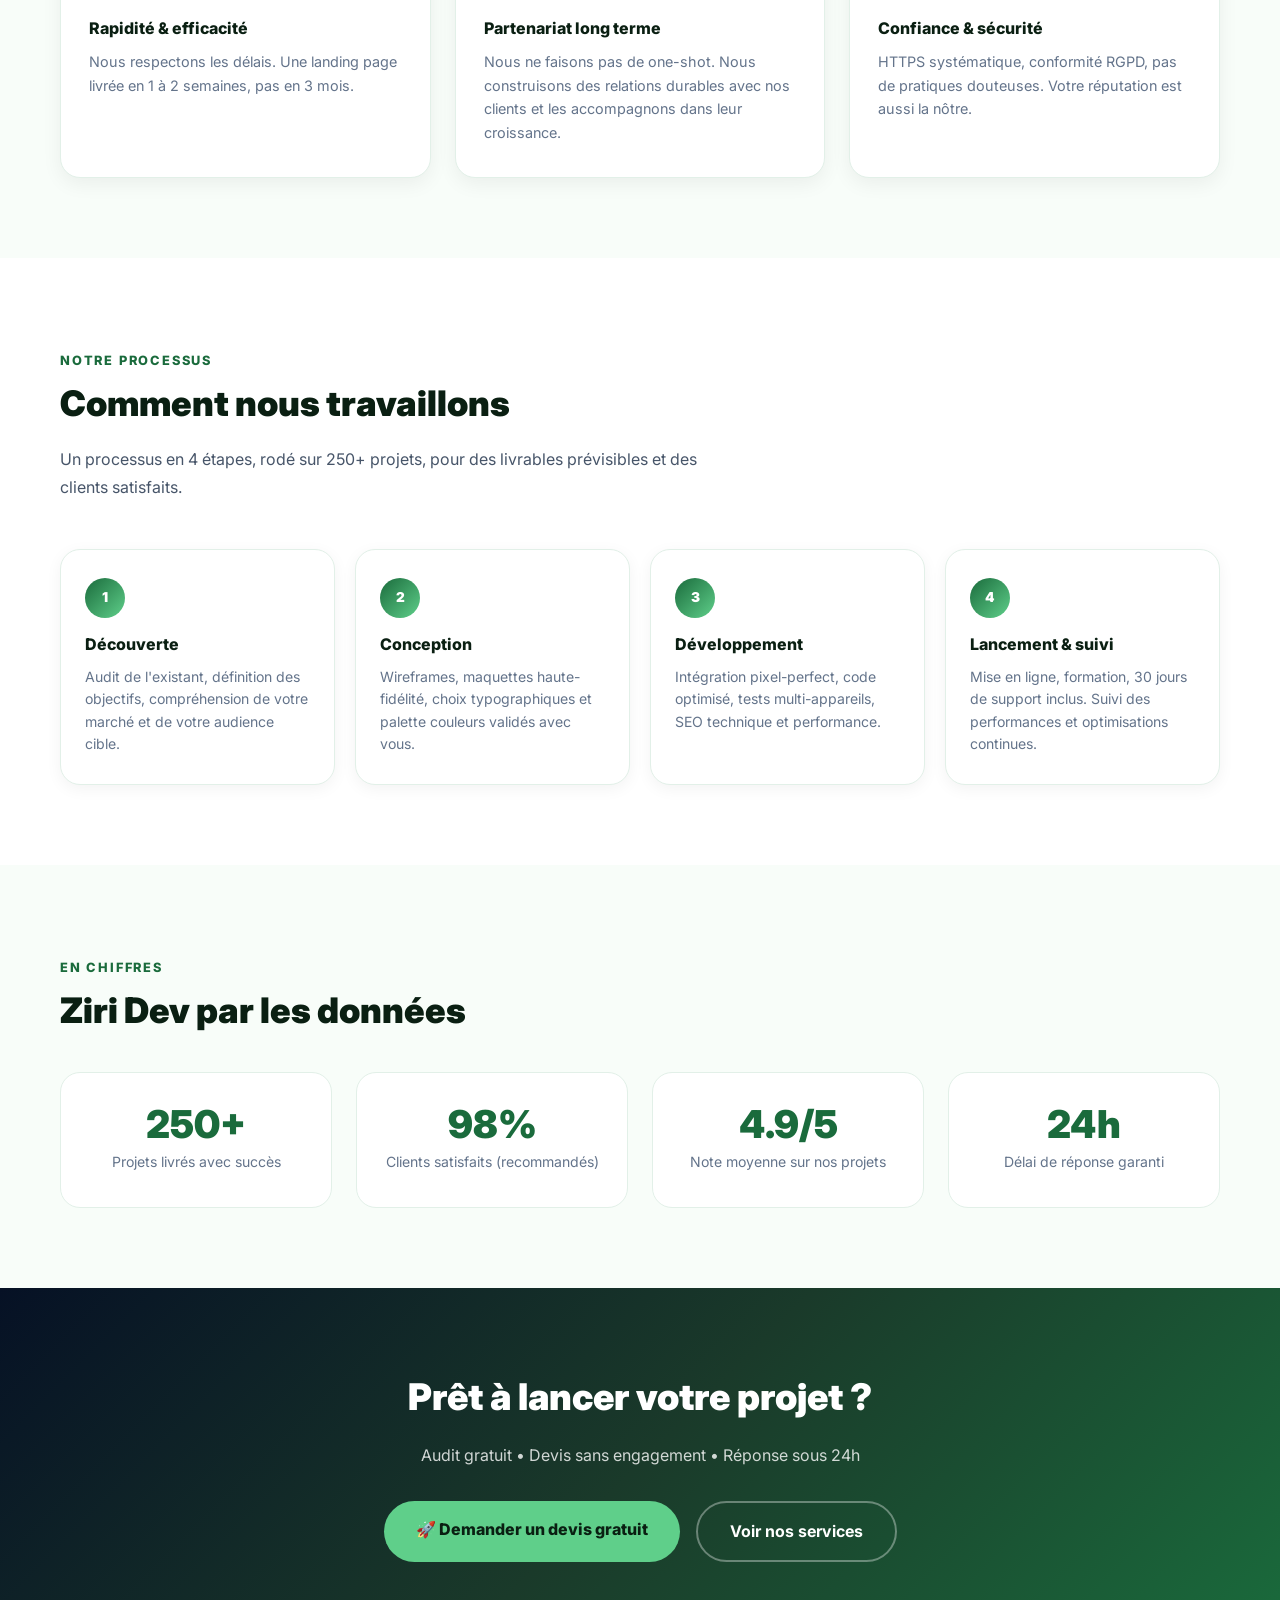
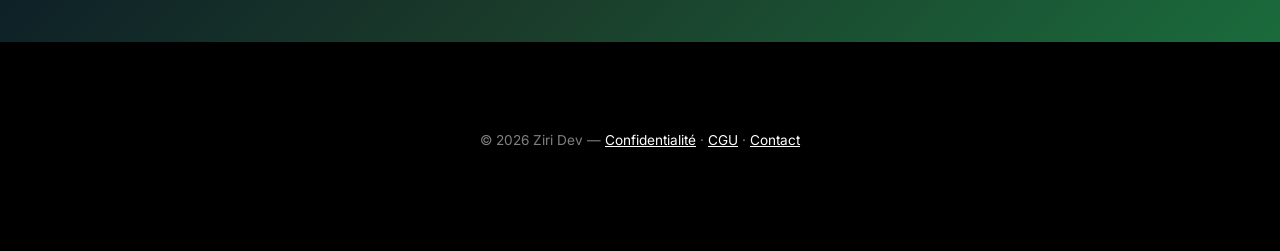
<file: about.html>
<!DOCTYPE html>
<html lang="fr">
<head>
  <meta charset="UTF-8" />
  <meta name="viewport" content="width=device-width, initial-scale=1.0" />
  <title>À propos — Ziri Dev | Agence Web Premium France</title>
  <meta name="description" content="Découvrez Ziri Dev, agence web premium en France. Notre histoire, notre mission, nos valeurs et l'équipe derrière vos projets digitaux." />
  <meta name="robots" content="index,follow" />
  <link rel="canonical" href="https://ziridev-fr.vercel.app/about" />
  <meta property="og:title" content="À propos de Ziri Dev — Agence Web Premium France" />
  <meta property="og:description" content="Ziri Dev : mission, valeurs, processus. Créateurs de sites web et apps mobiles premium pour entreprises ambitieuses en France." />
  <meta property="og:type" content="website" />
  <meta property="og:url" content="https://ziridev-fr.vercel.app/about" />
  <link rel="preconnect" href="https://fonts.googleapis.com" />
  <link rel="preconnect" href="https://fonts.gstatic.com" crossorigin />
  <link href="https://fonts.googleapis.com/css2?family=Inter:wght@400;500;600;700;800;900&display=swap" rel="stylesheet" />
  <link rel="stylesheet" href="assets/css/style.css" />
  <style>
    .about-hero { background:linear-gradient(135deg,#061125 0%,#0f2a1a 60%,#1a6b3c 100%); color:#fff; padding:100px 0 80px; text-align:center; position:relative; overflow:hidden; }
    .about-hero::before { content:''; position:absolute; inset:0; background:radial-gradient(ellipse at 70% 50%, rgba(95,207,138,.15) 0%, transparent 60%); }
    .about-hero .container { position:relative; z-index:1; }
    .about-hero h1 { font-size:clamp(2rem,5vw,3rem); font-weight:900; margin:0 0 16px; line-height:1.15; }
    .about-hero h1 em { color:#5fcf8a; font-style:normal; }
    .about-hero .lead { color:rgba(255,255,255,.8); font-size:1.1rem; max-width:600px; margin:0 auto; line-height:1.65; }
    .about-badge { display:inline-block; background:rgba(95,207,138,.15); color:#5fcf8a; border:1px solid rgba(95,207,138,.3); border-radius:999px; padding:7px 18px; font-size:.82rem; font-weight:700; letter-spacing:.1em; text-transform:uppercase; margin-bottom:20px; }
    /* MISSION */
    .about-section { padding:80px 0; }
    .about-section.alt { background:#f8fdf9; }
    .section-label { font-size:.8rem; font-weight:800; letter-spacing:.14em; text-transform:uppercase; color:#1a6b3c; margin-bottom:10px; }
    .section-title { font-size:clamp(1.6rem,3.5vw,2.2rem); font-weight:900; color:#0a1f12; margin:0 0 20px; line-height:1.25; }
    .section-body { color:#475569; font-size:1rem; line-height:1.75; max-width:640px; }
    /* MISSION SPLIT */
    .mission-split { display:grid; grid-template-columns:1fr 1fr; gap:64px; align-items:center; }
    @media(max-width:768px){ .mission-split { grid-template-columns:1fr; gap:40px; } }
    .mission-visual { background:linear-gradient(135deg,#0f1c31,#1a6b3c); border-radius:28px; padding:48px 40px; color:#fff; }
    .mission-visual .mv-icon { font-size:2.6rem; margin-bottom:16px; }
    .mission-visual h3 { font-size:1.3rem; font-weight:900; margin:0 0 12px; }
    .mission-visual p { color:rgba(255,255,255,.8); line-height:1.65; font-size:.97rem; margin:0; }
    /* VALUES */
    .values-grid { display:grid; grid-template-columns:repeat(3,1fr); gap:24px; margin-top:48px; }
    @media(max-width:900px){ .values-grid { grid-template-columns:1fr 1fr; } }
    @media(max-width:560px){ .values-grid { grid-template-columns:1fr; } }
    .value-card { background:#fff; border-radius:20px; padding:32px 28px; border:1px solid #e2f0e8; box-shadow:0 6px 20px rgba(10,20,14,.06); transition:transform .3s,box-shadow .3s; }
    .value-card:hover { transform:translateY(-4px); box-shadow:0 16px 40px rgba(26,107,60,.12); }
    .value-icon { font-size:2rem; margin-bottom:14px; }
    .value-title { font-size:1rem; font-weight:800; color:#0a1f12; margin:0 0 8px; }
    .value-text { color:#64748b; font-size:.9rem; line-height:1.65; margin:0; }
    /* PROCESS */
    .process-steps { display:grid; grid-template-columns:repeat(4,1fr); gap:20px; margin-top:48px; position:relative; }
    @media(max-width:900px){ .process-steps { grid-template-columns:1fr 1fr; } }
    @media(max-width:540px){ .process-steps { grid-template-columns:1fr; } }
    .step-card { background:#fff; border-radius:20px; padding:28px 24px; border:1px solid #e2f0e8; position:relative; box-shadow:0 4px 16px rgba(10,20,14,.05); }
    .step-num { width:40px; height:40px; background:linear-gradient(135deg,#1a6b3c,#5fcf8a); border-radius:50%; display:flex; align-items:center; justify-content:center; font-size:.85rem; font-weight:900; color:#fff; margin-bottom:14px; }
    .step-title { font-size:1rem; font-weight:800; color:#0a1f12; margin:0 0 8px; }
    .step-text { color:#64748b; font-size:.88rem; line-height:1.6; margin:0; }
    /* TRUST */
    .trust-grid { display:grid; grid-template-columns:repeat(4,1fr); gap:24px; margin-top:40px; }
    @media(max-width:800px){ .trust-grid { grid-template-columns:1fr 1fr; } }
    .trust-card { text-align:center; padding:32px 20px; background:#fff; border-radius:20px; border:1px solid #e2f0e8; }
    .trust-num { font-size:2.4rem; font-weight:900; color:#1a6b3c; display:block; line-height:1; margin-bottom:6px; }
    .trust-label { color:#64748b; font-size:.88rem; line-height:1.4; }
    /* CTA */
    .about-cta { background:linear-gradient(135deg,#061125,#1a3a2a,#1a6b3c); color:#fff; padding:80px 0; text-align:center; }
    .about-cta h2 { font-size:clamp(1.6rem,3.5vw,2.3rem); font-weight:900; margin:0 0 16px; }
    .about-cta p { color:rgba(255,255,255,.8); font-size:1rem; margin:0 0 32px; }
    .cta-btns { display:flex; gap:16px; justify-content:center; flex-wrap:wrap; }
    .cta-primary { background:#5fcf8a; color:#0a1f12; border-radius:999px; padding:16px 32px; font-weight:800; text-decoration:none; font-size:1rem; transition:transform .2s,box-shadow .2s; }
    .cta-primary:hover { transform:translateY(-2px); box-shadow:0 10px 30px rgba(95,207,138,.4); }
    .cta-secondary { background:transparent; color:#fff; border:2px solid rgba(255,255,255,.35); border-radius:999px; padding:16px 32px; font-weight:700; text-decoration:none; font-size:1rem; transition:border-color .2s; }
    .cta-secondary:hover { border-color:#5fcf8a; color:#5fcf8a; }
  </style>
  <script type="application/ld+json">
  {
    "@context": "https://schema.org",
    "@type": "AboutPage",
    "name": "À propos de Ziri Dev",
    "url": "https://ziridev-fr.vercel.app/about",
    "description": "Ziri Dev est une agence web premium spécialisée dans la création de sites web et d'applications mobiles pour les entreprises ambitieuses en France et en Europe.",
    "mainEntity": {
      "@type": "Organization",
      "name": "Ziri Dev",
      "url": "https://ziridev-fr.vercel.app",
      "description": "Agence de création de sites web premium, applications mobiles et design UI/UX basée en France.",
      "email": "admin@novatvhub.com",
      "areaServed": "France, Europe"
    }
  }
  </script>
</head>
<spanody class="label-text">

<header class="site-header">
  <div class="container site-nav">
    <a class="brand" href="/" aria-label="Accueil Ziri Dev">
      <div class="brand-mark"><span>&lt;/&gt;</span></div>
      <div class="brand-copy">
        <span class="brand-title">Ziri<em>Dev</em></span>
        <span class="brand-tag">Sites premium • Design • Croissance</span>
      </div>
    </a>
    <nav class="nav-links" aria-label="Navigation principale">
      <a href="/#services">Services</a>
      <a href="/#pricing">Tarifs</a>
      <a href="/contact">Contact</a>
      <a href="about" class="nav-cta" aria-current="page">À propos</a>
    </nav>
  </div>
</header>

<!-- HERO -->
<section class="about-hero">
  <div class="container">
    <span class="about-badge">Notre histoire</span>
    <h1>Nous construisons des sites web<spanr class="label-text"><em>qui génèrent des résultats</em></h1>
    <p class="lead">Ziri Dev est née d'une conviction simple : les petites entreprises méritent des outils digitaux aussi puissants que ceux des grandes marques — sans les budgets astronomiques.</p>
  </div>
</section>

<!-- MISSION -->
<section class="about-section">
  <div class="container">
    <div class="mission-split">
      <div>
        <p class="section-label">Notre mission</p>
        <h2 class="section-title">Rendre le digital accessible à toutes les entreprises</h2>
        <p class="section-body">Chaque entrepreneur, artisan, consultant ou PME devrait pouvoir bénéficier d'une présence en ligne professionnelle, performante et qui convertit — sans compromis sur la qualité.</p>
        <spanr class="label-text">
        <p class="section-body">Chez Ziri Dev, nous combinons design haut de gamme, performances techniques et stratégie marketing pour livrer des sites web qui ne sont pas de simples vitrines, mais de véritables outils de croissance.</p>
      </div>
      <div class="mission-visual">
        <div class="mv-icon">🚀</div>
        <h3>+250 projets livrés</h3>
        <p>De la startup au groupe établi, nous avons accompagné plus de 250 entreprises dans leur transformation digitale à travers la France, la Belgique et la Suisse.</p>
      </div>
    </div>
  </div>
</section>

<!-- VALUES -->
<section class="about-section alt">
  <div class="container">
    <p class="section-label">Nos valeurs</p>
    <h2 class="section-title">Ce qui guide chacun de nos projets</h2>
    <div class="values-grid">
      <div class="value-card">
        <div class="value-icon">🎯</div>
        <p class="value-title">Résultats avant tout</p>
        <p class="value-text">Un beau site qui ne convertit pas est un échec. Chaque décision de design est guidée par un objectif business mesurable.</p>
      </div>
      <div class="value-card">
        <div class="value-icon">💎</div>
        <p class="value-title">Qualité sans compromis</p>
        <p class="value-text">Code propre, performance optimale, design soigné. Nous ne livrons pas quelque chose dont nous ne serions pas fiers.</p>
      </div>
      <div class="value-card">
        <div class="value-icon">🤝</div>
        <p class="value-title">Transparence totale</p>
        <p class="value-text">Prix fixe avant le début, livrables clairs, communication régulière. Aucune mauvaise surprise.</p>
      </div>
      <div class="value-card">
        <div class="value-icon">⚡</div>
        <p class="value-title">Rapidité & efficacité</p>
        <p class="value-text">Nous respectons les délais. Une landing page livrée en 1 à 2 semaines, pas en 3 mois.</p>
      </div>
      <div class="value-card">
        <div class="value-icon">🌱</div>
        <p class="value-title">Partenariat long terme</p>
        <p class="value-text">Nous ne faisons pas de one-shot. Nous construisons des relations durables avec nos clients et les accompagnons dans leur croissance.</p>
      </div>
      <div class="value-card">
        <div class="value-icon">🔒</div>
        <p class="value-title">Confiance & sécurité</p>
        <p class="value-text">HTTPS systématique, conformité RGPD, pas de pratiques douteuses. Votre réputation est aussi la nôtre.</p>
      </div>
    </div>
  </div>
</section>

<!-- PROCESS -->
<section class="about-section">
  <div class="container">
    <p class="section-label">Notre processus</p>
    <h2 class="section-title">Comment nous travaillons</h2>
    <p class="section-body">Un processus en 4 étapes, rodé sur 250+ projets, pour des livrables prévisibles et des clients satisfaits.</p>
    <div class="process-steps">
      <div class="step-card">
        <div class="step-num">1</div>
        <p class="step-title">Découverte</p>
        <p class="step-text">Audit de l'existant, définition des objectifs, compréhension de votre marché et de votre audience cible.</p>
      </div>
      <div class="step-card">
        <div class="step-num">2</div>
        <p class="step-title">Conception</p>
        <p class="step-text">Wireframes, maquettes haute-fidélité, choix typographiques et palette couleurs validés avec vous.</p>
      </div>
      <div class="step-card">
        <div class="step-num">3</div>
        <p class="step-title">Développement</p>
        <p class="step-text">Intégration pixel-perfect, code optimisé, tests multi-appareils, SEO technique et performance.</p>
      </div>
      <div class="step-card">
        <div class="step-num">4</div>
        <p class="step-title">Lancement & suivi</p>
        <p class="step-text">Mise en ligne, formation, 30 jours de support inclus. Suivi des performances et optimisations continues.</p>
      </div>
    </div>
  </div>
</section>

<!-- TRUST NUMBERS -->
<section class="about-section alt">
  <div class="container">
    <p class="section-label">En chiffres</p>
    <h2 class="section-title">Ziri Dev par les données</h2>
    <div class="trust-grid">
      <div class="trust-card">
        <span class="trust-num">250+</span>
        <span class="trust-label">Projets livrés avec succès</span>
      </div>
      <div class="trust-card">
        <span class="trust-num">98%</span>
        <span class="trust-label">Clients satisfaits (recommandés)</span>
      </div>
      <div class="trust-card">
        <span class="trust-num">4.9/5</span>
        <span class="trust-label">Note moyenne sur nos projets</span>
      </div>
      <div class="trust-card">
        <span class="trust-num">24h</span>
        <span class="trust-label">Délai de réponse garanti</span>
      </div>
    </div>
  </div>
</section>

<!-- CTA -->
<section class="about-cta">
  <div class="container">
    <h2>Prêt à lancer votre projet ?</h2>
    <p>Audit gratuit • Devis sans engagement • Réponse sous 24h</p>
    <div class="cta-btns">
      <a href="/contact" class="cta-primary">🚀 Demander un devis gratuit</a>
      <a href="/#services" class="cta-secondary">Voir nos services</a>
    </div>
  </div>
</section>

<footer class="site-footer">
  <div class="container">
    <p style="text-align:center;color:rgba(255,255,255,.5);font-size:.85rem;padding:40px 0;">
      © 2026 Ziri Dev — 
      <a href="/privacy-policy" style="color:#ffffff;">Confidentialité</a> · 
      <a href="/terms" style="color:#ffffff;">CGU</a> · 
      <a href="/contact" style="color:#ffffff;">Contact</a>
    </p>
  </div>
</footer>
</body>
</html>
</file>
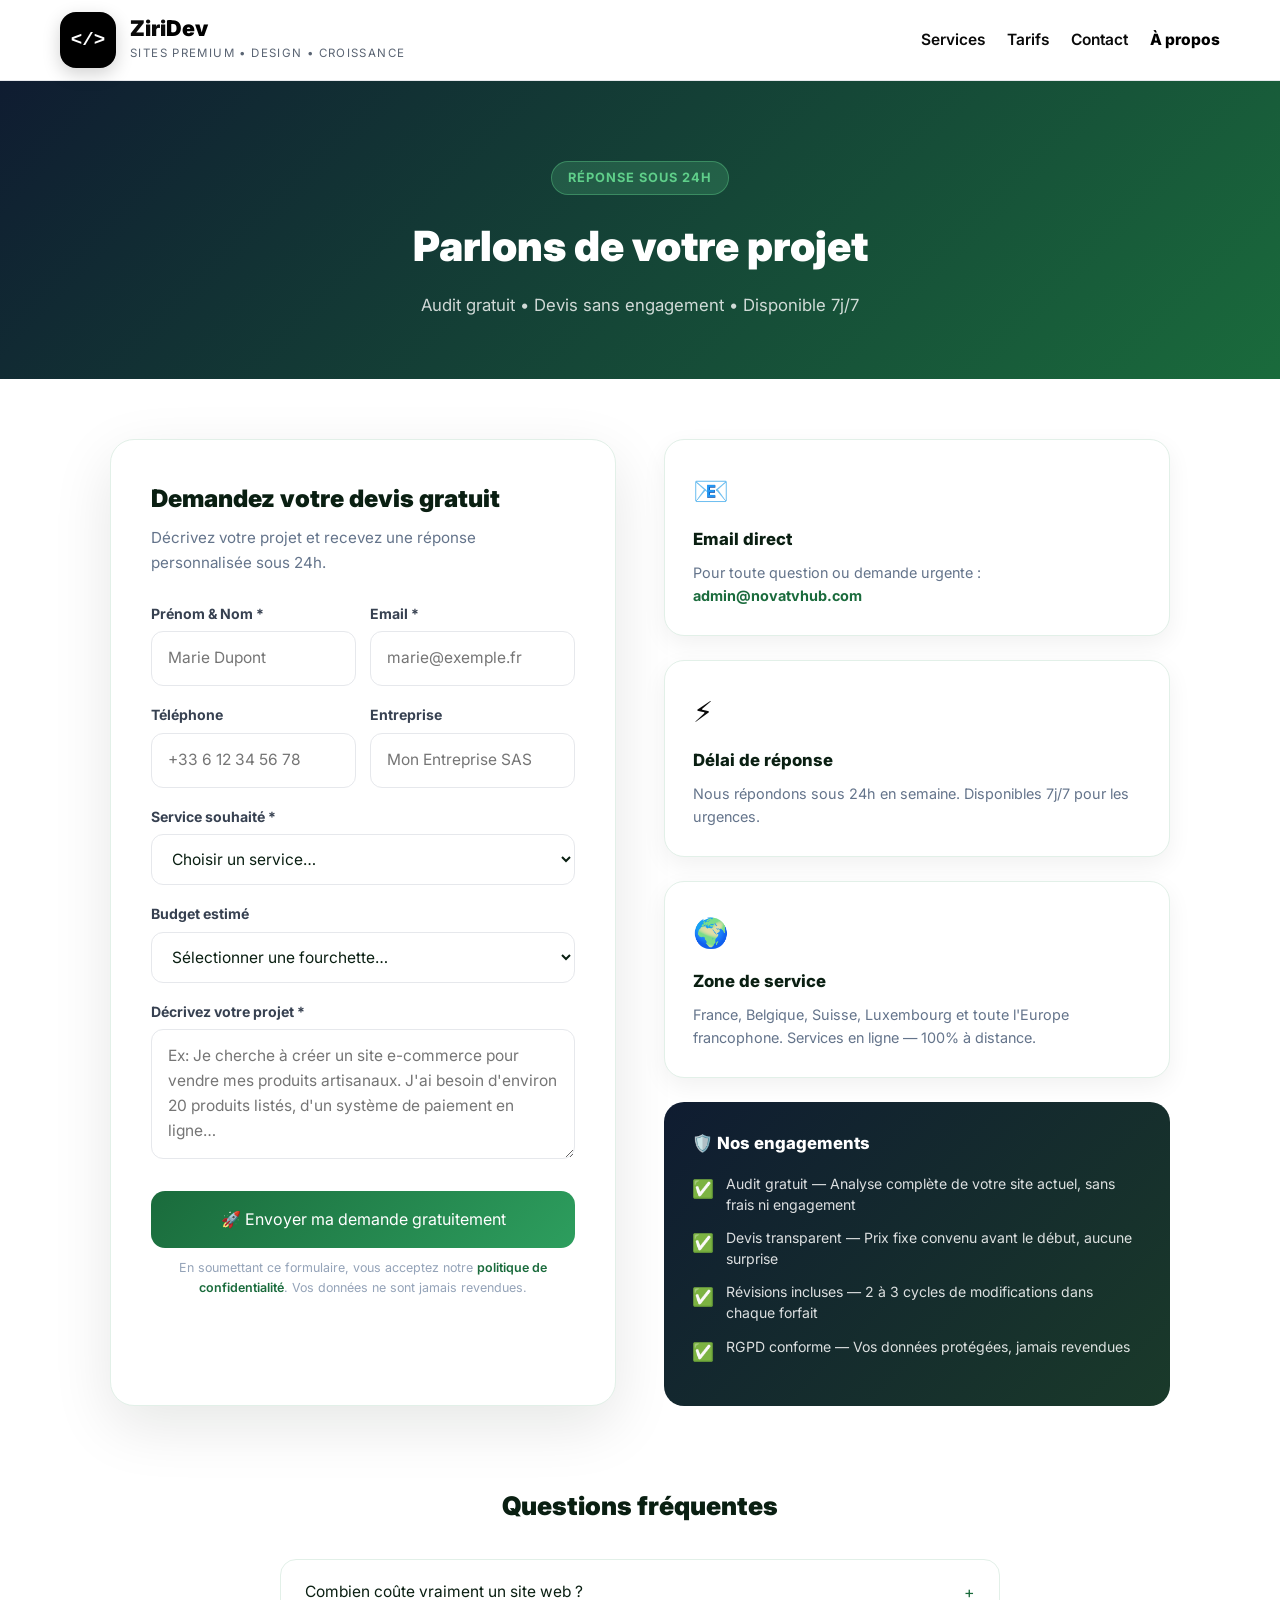
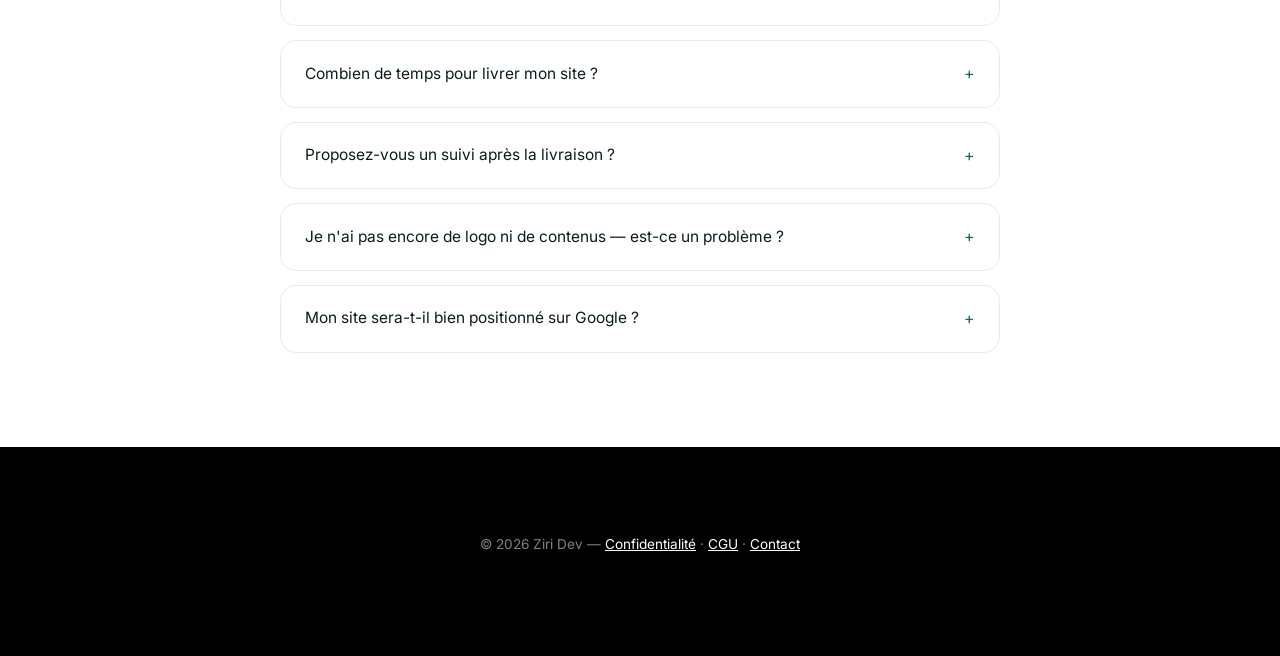
<file: contact.html>
<!DOCTYPE html>
<html lang="fr">
<head>
  <meta charset="UTF-8" />
  <meta name="viewport" content="width=device-width, initial-scale=1.0" />
  <title>Contact — Ziri Dev | Devis Gratuit Site Web France</title>
  <meta name="description" content="Contactez Ziri Dev pour un devis gratuit. Création de sites web, e-commerce, applications mobiles à partir de 300€. Réponse sous 24h." />
  <meta name="robots" content="index,follow" />
  <link rel="canonical" href="https://ziridev-fr.vercel.app/contact" />
  <meta property="og:title" content="Contact Ziri Dev — Devis Gratuit" />
  <meta property="og:description" content="Discutez de votre projet avec Ziri Dev. Audit gratuit, devis sans engagement, réponse sous 24h." />
  <meta property="og:type" content="website" />
  <meta property="og:url" content="https://ziridev-fr.vercel.app/contact" />
  <link rel="preconnect" href="https://fonts.googleapis.com" />
  <link rel="preconnect" href="https://fonts.gstatic.com" crossorigin />
  <link href="https://fonts.googleapis.com/css2?family=Inter:wght@400;500;600;700;800;900&display=swap" rel="stylesheet" />
  <link rel="stylesheet" href="assets/css/style.css" />
  <style>
    .contact-hero { background:linear-gradient(135deg,#0f1c31,#1a6b3c); color:#fff; padding:80px 0 60px; text-align:center; }
    .contact-hero h1 { font-size:clamp(1.8rem,4vw,2.6rem); font-weight:900; margin:0 0 12px; }
    .contact-hero p { color:rgba(255,255,255,.8); font-size:1.05rem; margin:0; }
    .contact-badge { display:inline-block; background:rgba(95,207,138,.2); color:#5fcf8a; border:1px solid rgba(95,207,138,.4); border-radius:999px; padding:6px 16px; font-size:.8rem; font-weight:700; letter-spacing:.08em; text-transform:uppercase; margin-bottom:18px; }
    .contact-grid { display:grid; grid-template-columns:1fr 1fr; gap:48px; max-width:1100px; margin:0 auto; padding:60px 20px 80px; }
    @media(max-width:768px) { .contact-grid { grid-template-columns:1fr; gap:32px; padding:40px 20px 60px; } }
    /* FORM */
    .contact-form-card { background:#fff; border-radius:24px; padding:40px; box-shadow:0 20px 60px rgba(10,20,14,.1); border:1px solid #e2f0e8; }
    .contact-form-card h2 { font-size:1.5rem; font-weight:900; color:#0a1f12; margin:0 0 8px; }
    .contact-form-card .sub { color:#64748b; font-size:.95rem; margin:0 0 28px; }
    .form-group { margin-bottom:18px; }
    .form-group label { display:block; font-size:.88rem; font-weight:700; color:#374151; margin-bottom:6px; }
    .form-group input, .form-group select, .form-group textarea {
      width:100%; padding:14px 16px; border:2px solid #e2f0e8; border-radius:12px;
      font-size:.97rem; background:#fafff8; color:#0a1f12; outline:none;
      transition:border-color .2s, box-shadow .2s; box-sizing:border-box;
    }
    .form-group input:focus, .form-group select:focus, .form-group textarea:focus {
      border-color:#1a6b3c; box-shadow:0 0 0 3px rgba(26,107,60,.12);
    }
    .form-group textarea { min-height:130px; resize:vertical; }
    .form-row { display:grid; grid-template-columns:1fr 1fr; gap:14px; }
    @media(max-width:540px) { .form-row { grid-template-columns:1fr; } }
    .form-submit { width:100%; padding:16px; background:linear-gradient(135deg,#1a6b3c,#2d9e5e); color:#fff; border:none; border-radius:14px; font-size:1rem; font-weight:800; cursor:pointer; transition:transform .2s,box-shadow .2s; margin-top:6px; }
    .form-submit:hover { transform:translateY(-2px); box-shadow:0 10px 30px rgba(26,107,60,.35); }
    .form-submit:disabled { opacity:.6; cursor:not-allowed; transform:none; }
    .form-msg { margin-top:14px; padding:14px; border-radius:12px; font-weight:700; font-size:.92rem; display:none; }
    .form-msg.success { background:#ecfdf5; color:#166534; display:block; }
    .form-msg.error { background:#fef2f2; color:#b91c1c; display:block; }
    .form-privacy { font-size:.78rem; color:#94a3b8; margin-top:10px; text-align:center; }
    .form-privacy a { color:#1a6b3c; text-decoration:none; font-weight:600; }
    /* SIDE INFO */
    .contact-info { display:flex; flex-direction:column; gap:24px; }
    .contact-info-card { background:#fff; border-radius:20px; padding:28px; border:1px solid #e2f0e8; box-shadow:0 8px 24px rgba(10,20,14,.06); }
    .contact-info-card .icon { font-size:1.8rem; margin-bottom:12px; }
    .contact-info-card h3 { font-size:1.05rem; font-weight:800; color:#0a1f12; margin:0 0 8px; }
    .contact-info-card p { color:#64748b; font-size:.9rem; line-height:1.6; margin:0; }
    .contact-info-card a { color:#1a6b3c; font-weight:700; text-decoration:none; }
    .contact-info-card a:hover { text-decoration:underline; }
    .guarantee-box { background:linear-gradient(135deg,#0f1c31,#1a3a2a); border-radius:20px; padding:28px; color:#fff; }
    .guarantee-box h3 { font-size:1.05rem; font-weight:800; margin:0 0 16px; }
    .guarantee-item { display:flex; align-items:flex-start; gap:12px; margin-bottom:12px; }
    .guarantee-item .gi-icon { font-size:1.1rem; flex-shrink:0; margin-top:2px; }
    .guarantee-item .gi-text { font-size:.88rem; color:rgba(255,255,255,.85); line-height:1.5; }
    /* FAQ */
    .contact-faq { max-width:760px; margin:0 auto; padding:0 20px 80px; }
    .contact-faq h2 { font-size:1.6rem; font-weight:900; color:#0a1f12; text-align:center; margin:0 0 32px; }
    .faq-item { background:#fff; border-radius:16px; border:1px solid #e2f0e8; margin-bottom:14px; overflow:hidden; }
    .faq-q { width:100%; text-align:left; background:none; border:none; padding:20px 24px; display:flex; justify-content:space-between; align-items:center; gap:16px; cursor:pointer; font-size:.97rem; font-weight:700; color:#0a1f12; }
    .faq-q .faq-icon { font-size:1rem; color:#1a6b3c; flex-shrink:0; transition:transform .3s; }
    .faq-q[aria-expanded="true"] .faq-icon { transform:rotate(45deg); }
    .faq-a { display:none; padding:0 24px 20px; color:#475569; font-size:.93rem; line-height:1.7; }
    .faq-a.open { display:block; }
  </style>
</head>
<spanody class="label-text">

<header class="site-header">
  <div class="container site-nav">
    <a class="brand" href="/" aria-label="Accueil Ziri Dev">
      <div class="brand-mark"><span>&lt;/&gt;</span></div>
      <div class="brand-copy">
        <span class="brand-title">Ziri<em>Dev</em></span>
        <span class="brand-tag">Sites premium • Design • Croissance</span>
      </div>
    </a>
    <nav class="nav-links" aria-label="Navigation principale">
      <a href="/#services">Services</a>
      <a href="/#pricing">Tarifs</a>
      <a href="#contact-form">Contact</a>
      <a href="about" class="nav-cta">À propos</a>
    </nav>
  </div>
</header>

<div class="contact-hero">
  <div class="container">
    <span class="contact-badge">Réponse sous 24h</span>
    <h1>Parlons de votre projet</h1>
    <p>Audit gratuit • Devis sans engagement • Disponible 7j/7</p>
  </div>
</div>

<div class="contact-grid" id="contact-form">
  <!-- FORM -->
  <div class="contact-form-card">
    <h2>Demandez votre devis gratuit</h2>
    <p class="sub">Décrivez votre projet et recevez une réponse personnalisée sous 24h.</p>
    <form id="zd-contact-form" action="/api/submit" method="POST" novalidate>
      <input type="hidden" name="_subject" value="Nouveau contact — Ziri Dev FR" />
      <input type="hidden" name="_captcha" value="false" />
      <input type="hidden" name="_template" value="table" />
      <input type="hidden" name="Source" value="Page Contact — ziridev-fr.vercel.app" />
      <input type="text" name="_honey" style="display:none" tabindex="-1" autocomplete="off" />

      <div class="form-row">
        <div class="form-group">
          <label for="cf-name">Prénom & Nom *</label>
          <input type="text" id="cf-name" name="Nom" placeholder="Marie Dupont" required autocomplete="name" />
        </div>
        <div class="form-group">
          <label for="cf-email">Email *</label>
          <input type="email" id="cf-email" name="Email" placeholder="marie@exemple.fr" required autocomplete="email" />
        </div>
      </div>

      <div class="form-row">
        <div class="form-group">
          <label for="cf-phone">Téléphone</label>
          <input type="tel" id="cf-phone" name="Téléphone" placeholder="+33 6 12 34 56 78" autocomplete="tel" />
        </div>
        <div class="form-group">
          <label for="cf-company">Entreprise</label>
          <input type="text" id="cf-company" name="Entreprise" placeholder="Mon Entreprise SAS" autocomplete="organization" />
        </div>
      </div>

      <div class="form-group">
        <label for="cf-service">Service souhaité *</label>
        <select id="cf-service" name="Service" required>
          <option value="" disabled selected>Choisir un service…</option>
          <option value="Landing page (300€+)">Landing page — à partir de 300€</option>
          <option value="Site web professionnel (300€+)">Site web professionnel — à partir de 300€</option>
          <option value="Site e-commerce (700€+)">Site e-commerce — à partir de 700€</option>
          <option value="Refonte de site (300€+)">Refonte de site — à partir de 300€</option>
          <option value="SEO & Performance (300€+)">SEO & Performance — à partir de 300€</option>
          <option value="Application mobile (400€+)">Application mobile — à partir de 400€</option>
          <option value="Audit gratuit">Audit web gratuit (sans engagement)</option>
          <option value="Autre">Autre / Je ne sais pas encore</option>
        </select>
      </div>

      <div class="form-group">
        <label for="cf-budget">Budget estimé</label>
        <select id="cf-budget" name="Budget">
          <option value="" disabled selected>Sélectionner une fourchette…</option>
          <option value="Moins de 400€">Moins de 400€</option>
          <option value="400€ – 1 000€">400€ – 1 000€</option>
          <option value="1 000€ – 2 000€">1 000€ – 2 000€</option>
          <option value="2 000€ – 6 000€">2 000€ – 6 000€</option>
          <option value="Plus de 6 000€">Plus de 6 000€</option>
          <option value="À définir">À définir ensemble</option>
        </select>
      </div>

      <div class="form-group">
        <label for="cf-message">Décrivez votre projet *</label>
        <textarea id="cf-message" name="Message" placeholder="Ex: Je cherche à créer un site e-commerce pour vendre mes produits artisanaux. J'ai besoin d'environ 20 produits listés, d'un système de paiement en ligne…" required></textarea>
      </div>

      <button type="submit" class="form-submit label-text" id="cf-submit">
        🚀 Envoyer ma demande gratuitement
      </button>
      <div class="form-msg" id="cf-msg"></div>
      <p class="form-privacy">
        En soumettant ce formulaire, vous acceptez notre 
        <a href="/privacy-policy">politique de confidentialité</a>. 
        Vos données ne sont jamais revendues.
      </p>
    </form>
  </div>

  <!-- SIDE INFO -->
  <div class="contact-info">
    <div class="contact-info-card">
      <div class="icon">📧</div>
      <h3>Email direct</h3>
      <p>Pour toute question ou demande urgente :<spanr class="label-text">
      <a href="mailto:admin@novatvhub.com">admin@novatvhub.com</a></p>
    </div>

    <div class="contact-info-card">
      <div class="icon">⚡</div>
      <h3>Délai de réponse</h3>
      <p>Nous répondons <span class="label-text">sous 24h</span> en semaine.<spanr class="label-text">
      Disponibles 7j/7 pour les urgences.</p>
    </div>

    <div class="contact-info-card">
      <div class="icon">🌍</div>
      <h3>Zone de service</h3>
      <p>France, Belgique, Suisse, Luxembourg et toute l'Europe francophone.<spanr class="label-text">
      Services en ligne — 100% à distance.</p>
    </div>

    <div class="guarantee-box">
      <h3>🛡️ Nos engagements</h3>
      <div class="guarantee-item">
        <span class="gi-icon">✅</span>
        <span class="gi-text"><span class="label-text">Audit gratuit</span> — Analyse complète de votre site actuel, sans frais ni engagement</span>
      </div>
      <div class="guarantee-item">
        <span class="gi-icon">✅</span>
        <span class="gi-text"><span class="label-text">Devis transparent</span> — Prix fixe convenu avant le début, aucune surprise</span>
      </div>
      <div class="guarantee-item">
        <span class="gi-icon">✅</span>
        <span class="gi-text"><span class="label-text">Révisions incluses</span> — 2 à 3 cycles de modifications dans chaque forfait</span>
      </div>
      <div class="guarantee-item">
        <span class="gi-icon">✅</span>
        <span class="gi-text"><span class="label-text">RGPD conforme</span> — Vos données protégées, jamais revendues</span>
      </div>
    </div>
  </div>
</div>

<!-- FAQ -->
<div class="contact-faq">
  <h2>Questions fréquentes</h2>

  <div class="faq-item">
    <button class="faq-q label-text" aria-expanded="false">
      Combien coûte vraiment un site web ?
      <span class="faq-icon">+</span>
    </button>
    <div class="faq-a">
      Nos tarifs démarrent à 300€ pour une landing page et 400€ pour un e-commerce. Le prix final dépend de la complexité, du nombre de pages et des fonctionnalités. Chaque devis est personnalisé — nous commençons toujours par comprendre vos besoins avant de chiffrer.
    </div>
  </div>

  <div class="faq-item">
    <button class="faq-q label-text" aria-expanded="false">
      Combien de temps pour livrer mon site ?
      <span class="faq-icon">+</span>
    </button>
    <div class="faq-a">
      Une landing page est livrée en 1–2 semaines. Un site vitrine en 2–4 semaines. Un e-commerce en 15 à 60 jours selon l'ampleur. Les délais démarrent dès la réception de vos contenus et de l'acompte.
    </div>
  </div>

  <div class="faq-item">
    <button class="faq-q label-text" aria-expanded="false">
      Proposez-vous un suivi après la livraison ?
      <span class="faq-icon">+</span>
    </button>
    <div class="faq-a">
      Oui. Nous offrons 30 jours de support technique gratuit après la livraison finale. Des forfaits de maintenance mensuelle sont ensuite disponibles sur devis.
    </div>
  </div>

  <div class="faq-item">
    <button class="faq-q label-text" aria-expanded="false">
      Je n'ai pas encore de logo ni de contenus — est-ce un problème ?
      <span class="faq-icon">+</span>
    </button>
    <div class="faq-a">
      Pas du tout. Nous pouvons vous aider à rédiger les textes, créer un logo simple et sourcer des visuels libres de droits. Ces prestations sont chiffrées séparément lors du devis.
    </div>
  </div>

  <div class="faq-item">
    <button class="faq-q label-text" aria-expanded="false">
      Mon site sera-t-il bien positionné sur Google ?
      <span class="faq-icon">+</span>
    </button>
    <div class="faq-a">
      Tous nos sites incluent les bonnes pratiques SEO de base (balises, vitesse, mobile-first, données structurées). Un audit SEO complet et une stratégie de contenu sont proposés en option à partir de 600€.
    </div>
  </div>
</div>

<footer class="site-footer">
  <div class="container">
    <p style="text-align:center;color:rgba(255,255,255,.5);font-size:.85rem;padding:40px 0;">
      © 2026 Ziri Dev — 
      <a href="/privacy-policy" style="color:#ffffff;">Confidentialité</a> · 
      <a href="/terms" style="color:#ffffff;">CGU</a> · 
      <a href="/contact" style="color:#ffffff;">Contact</a>
    </p>
  </div>
</footer>

<script>
// Form submission
// Robust contact form: posts to /api/submit (multi-provider + GH issue fallback) with retries
document.getElementById('zd-contact-form').addEventListener('submit', async function(e) {
  e.preventDefault();
  const form = this;
  const btn = document.getElementById('cf-submit');
  const msg = document.getElementById('cf-msg');
  const originalText = btn.textContent;

  btn.disabled = true;
  btn.textContent = 'Envoi en cours…';
  msg.className = 'form-msg';
  msg.textContent = '';

  // Convert FormData -> JSON, map to fields expected by /api/submit
  const fd = new FormData(form);
  const data = {};
  fd.forEach((v, k) => { data[k] = v; });
  // Honeypot check
  if (data._honey) { btn.textContent = '✅ Envoyé'; form.reset(); return; }

  // Map French field names to API field names
  const fullName = String(data.Nom || '').trim();
  const [fname, ...rest] = fullName.split(/\s+/);
  const payload = {
    fname: fname || fullName || 'Contact',
    lname: rest.join(' ') || '-',
    email: data.Email || '',
    company: data.Entreprise || data.Source || 'Page Contact',
    phone: data['Téléphone'] || '',
    service: data.Service || '',
    budget: data.Budget || '',
    message: data.Message || '',
    source: 'contact.html',
    _subject: 'Nouveau contact — Ziri Dev FR',
  };

  async function postOnce() {
    const ctrl = new AbortController();
    const t = setTimeout(() => ctrl.abort(), 15000);
    try {
      const r = await fetch('/api/submit', {
        method: 'POST',
        headers: { 'Content-Type': 'application/json', 'Accept': 'application/json' },
        body: JSON.stringify(payload),
        signal: ctrl.signal,
      });
      const d = await r.json().catch(() => ({}));
      return { ok: r.ok && d.success, status: r.status, data: d };
    } finally { clearTimeout(t); }
  }

  let result = { ok: false };
  for (let i = 0; i < 3; i++) {
    try { result = await postOnce(); } catch (_) { result = { ok: false }; }
    if (result.ok) break;
    if (result.status && result.status >= 400 && result.status < 500 && result.status !== 408 && result.status !== 429) break;
    await new Promise(r => setTimeout(r, 800 * (i + 1)));
  }

  if (result.ok) {
    msg.textContent = '✅ Votre demande a bien été envoyée ! Nous vous répondons sous 24h.';
    msg.className = 'form-msg success';
    form.reset();
    btn.textContent = '✅ Message envoyé !';
  } else {
    const fallbackMsg = (result.data && result.data.message)
      || 'Le service est momentanément indisponible. Contactez-nous directement : admin@novatvhub.com';
    msg.textContent = '❌ ' + fallbackMsg;
    msg.className = 'form-msg error';
    btn.disabled = false;
    btn.textContent = originalText || '🚀 Envoyer ma demande gratuitement';
  }
});

// FAQ accordion
document.querySelectorAll('.faq-q').forEach(btn => {
  btn.addEventListener('click', () => {
    const isOpen = btn.getAttribute('aria-expanded') === 'true';
    // close all
    document.querySelectorAll('.faq-q').forEach(b => {
      b.setAttribute('aria-expanded', 'false');
      b.nextElementSibling.classList.remove('open');
    });
    if (!isOpen) {
      btn.setAttribute('aria-expanded', 'true');
      btn.nextElementSibling.classList.add('open');
    }
  });
});
</script>
</body>
</html>
</file>
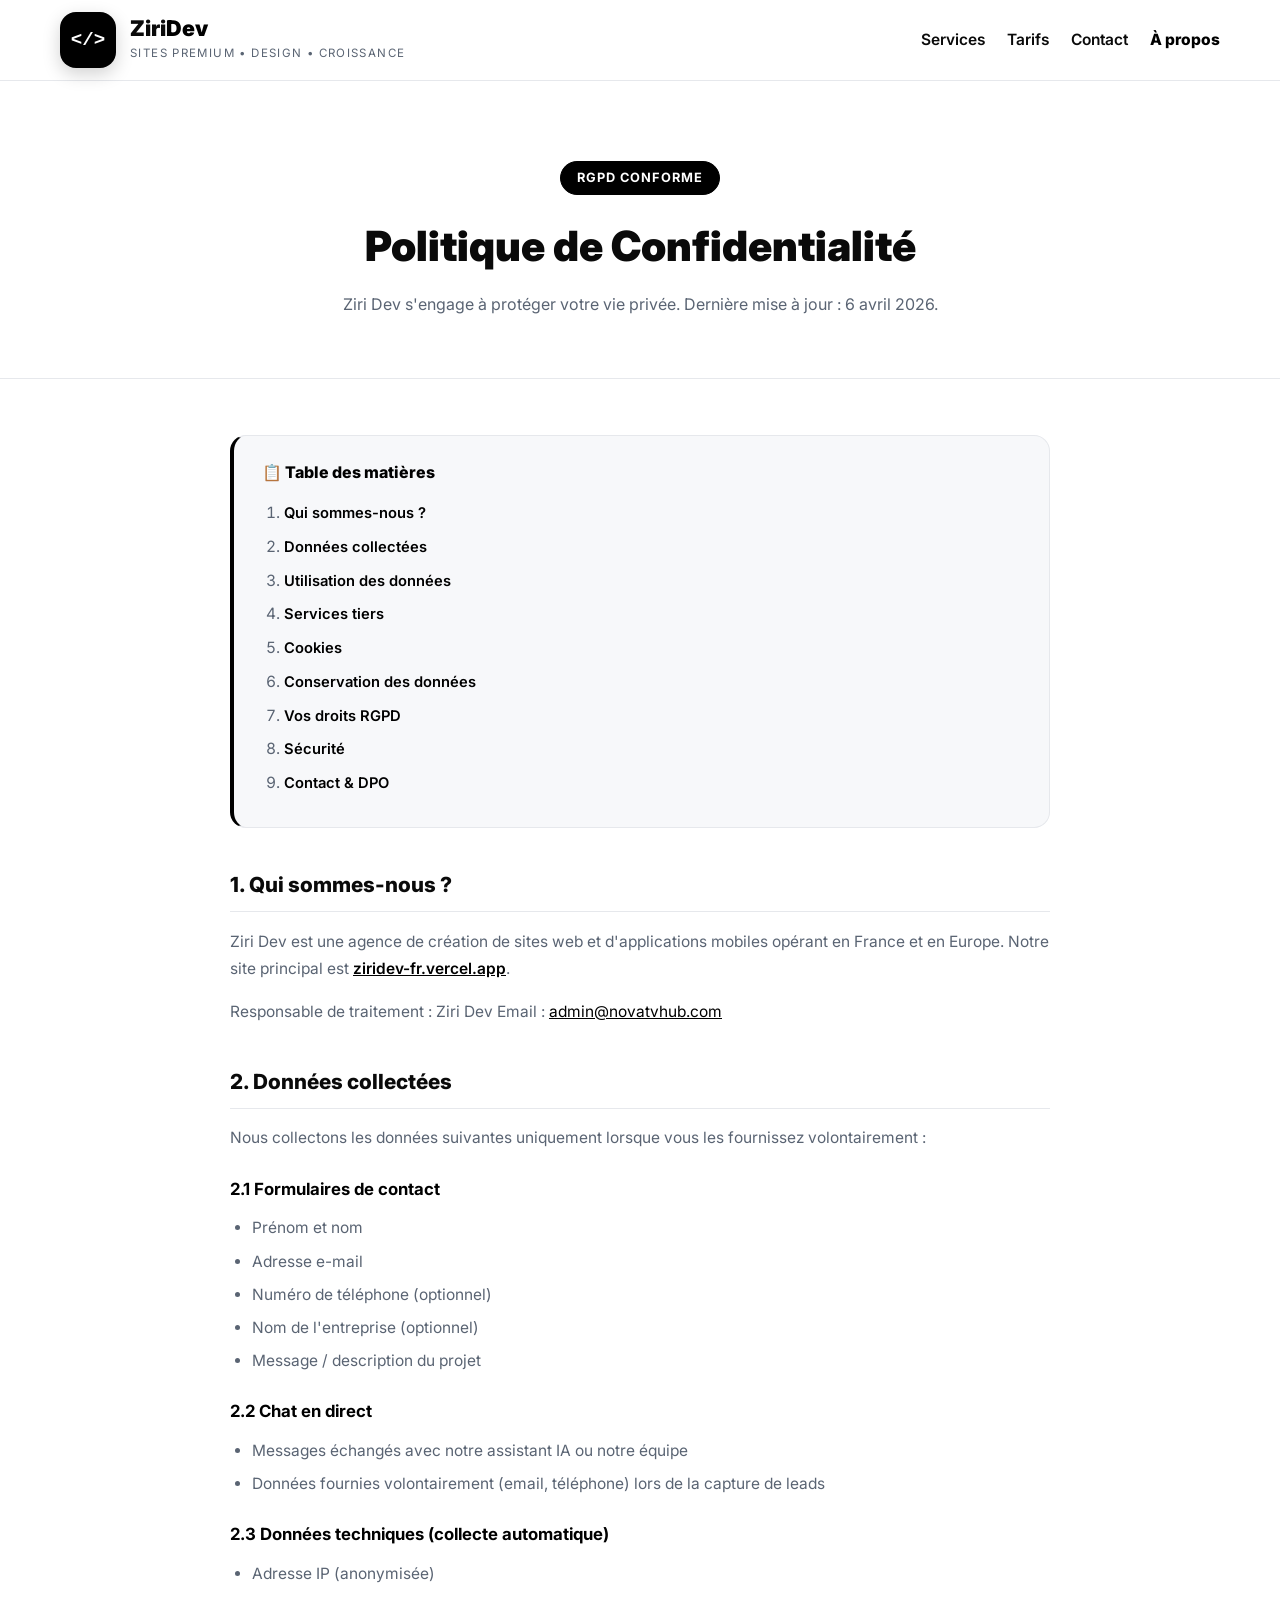
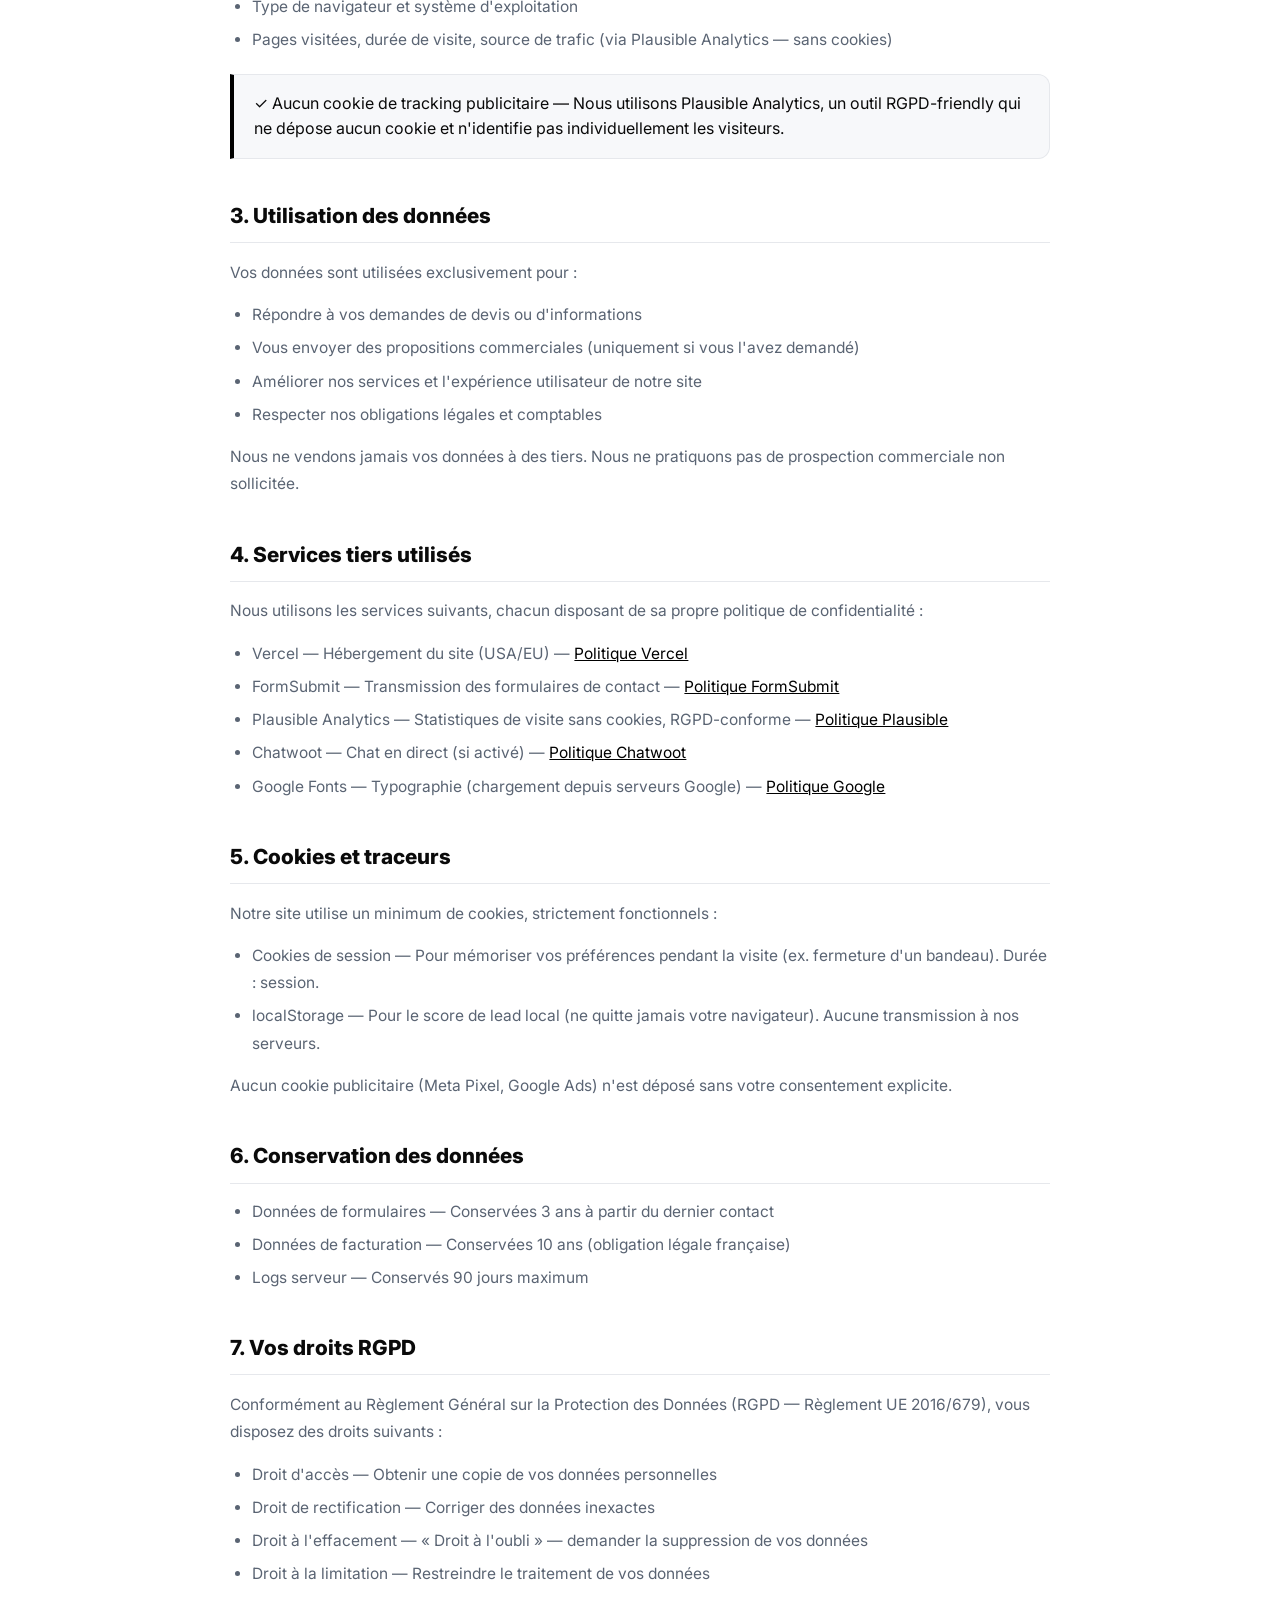
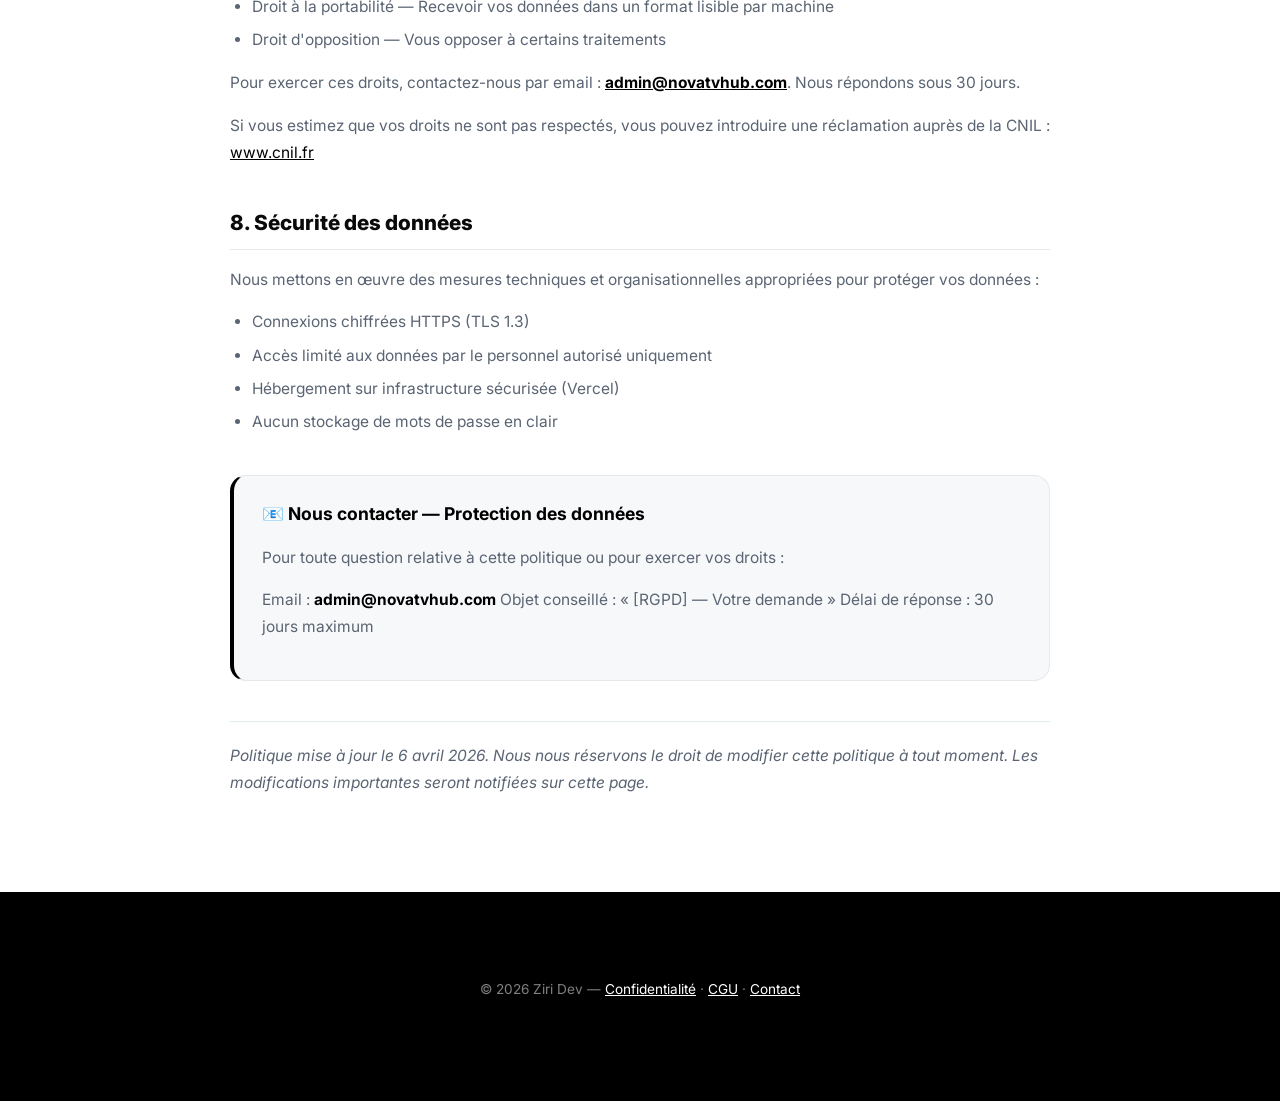
<file: privacy-policy.html>
<!DOCTYPE html>
<html lang="fr">
<head>
  <meta charset="UTF-8" />
  <meta name="viewport" content="width=device-width, initial-scale=1.0" />
  <title>Politique de Confidentialité — Ziri Dev</title>
  <meta name="description" content="Politique de confidentialité de Ziri Dev. Découvrez comment nous collectons, utilisons et protégeons vos données personnelles conformément au RGPD." />
  <meta name="robots" content="index,follow" />
  <link rel="canonical" href="https://ziridev-fr.vercel.app/privacy-policy" />
  <meta property="og:title" content="Politique de Confidentialité — Ziri Dev" />
  <meta property="og:description" content="Vos données, vos droits. Ziri Dev s'engage à protéger votre vie privée conformément au RGPD." />
  <meta property="og:type" content="website" />
  <meta property="og:url" content="https://ziridev-fr.vercel.app/privacy-policy" />
  <link rel="preconnect" href="https://fonts.googleapis.com" />
  <link rel="preconnect" href="https://fonts.gstatic.com" crossorigin />
  <link href="https://fonts.googleapis.com/css2?family=Inter:wght@400;500;600;700;800;900&display=swap" rel="stylesheet" />
  <link rel="stylesheet" href="assets/css/style.css" />
  <style>
    .legal-hero { background: linear-gradient(135deg,#0f1c31,#1a6b3c); color:#fff; padding:80px 0 60px; text-align:center; }
    .legal-hero h1 { font-size:clamp(1.8rem,4vw,2.6rem); font-weight:900; margin:0 0 12px; }
    .legal-hero p { color:rgba(255,255,255,.75); font-size:1rem; margin:0; }
    .legal-badge { display:inline-block; background:rgba(95,207,138,.2); color:#5fcf8a; border:1px solid rgba(95,207,138,.4); border-radius:999px; padding:6px 16px; font-size:.8rem; font-weight:700; letter-spacing:.08em; text-transform:uppercase; margin-bottom:18px; }
    .legal-body { max-width:820px; margin:0 auto; padding:60px 20px 80px; }
    .legal-body h2 { font-size:1.3rem; font-weight:800; color:#0a1f12; margin:40px 0 14px; padding-bottom:10px; border-bottom:2px solid #e2f0e8; }
    .legal-body h3 { font-size:1.05rem; font-weight:700; color:#1a6b3c; margin:24px 0 10px; }
    .legal-body p, .legal-body li { color:#475569; line-height:1.75; font-size:.97rem; }
    .legal-body ul { padding-left:1.4em; margin:12px 0; }
    .legal-body ul li { margin-bottom:6px; }
    .legal-toc { background:#f0f8f4; border-radius:16px; padding:24px 28px; margin-bottom:40px; }
    .legal-toc h3 { font-size:1rem; font-weight:800; color:#0a1f12; margin:0 0 14px; }
    .legal-toc ol { padding-left:1.4em; margin:0; }
    .legal-toc ol li { margin-bottom:6px; }
    .legal-toc ol li a { color:#1a6b3c; font-weight:600; text-decoration:none; font-size:.92rem; }
    .legal-toc ol li a:hover { text-decoration:underline; }
    .legal-highlight { background:#ecfdf5; border-left:4px solid #1a6b3c; border-radius:0 12px 12px 0; padding:16px 20px; margin:20px 0; }
    .legal-highlight strong { color:#1a6b3c; }
    .legal-contact-card { background:linear-gradient(135deg,#edf8f2,#f0fff4); border:1px solid #bbf0cf; border-radius:16px; padding:24px 28px; margin-top:40px; }
    .legal-contact-card h3 { color:#0a1f12; margin:0 0 10px; font-size:1.1rem; }
    .legal-contact-card a { color:#1a6b3c; font-weight:700; text-decoration:none; }
    .legal-updated { color:#94a3b8; font-size:.85rem; font-style:italic; margin-top:40px; padding-top:20px; border-top:1px solid #e2f0e8; }
  </style>
</head>
<spanody class="legal-page label-text">
<!-- ======== HEADER ======== -->
<header class="site-header">
  <div class="container site-nav">
    <a class="brand" href="/" aria-label="Accueil Ziri Dev">
      <div class="brand-mark"><span>&lt;/&gt;</span></div>
      <div class="brand-copy">
        <span class="brand-title">Ziri<em>Dev</em></span>
        <span class="brand-tag">Sites premium • Design • Croissance</span>
      </div>
    </a>
    <nav class="nav-links" aria-label="Navigation principale">
      <a href="/#services">Services</a>
      <a href="/#pricing">Tarifs</a>
      <a href="/#contact">Contact</a>
      <a href="about" class="nav-cta">À propos</a>
    </nav>
  </div>
</header>

<!-- ======== HERO ======== -->
<div class="legal-hero">
  <div class="container">
    <span class="legal-badge">RGPD Conforme</span>
    <h1>Politique de Confidentialité</h1>
    <p>Ziri Dev s'engage à protéger votre vie privée. Dernière mise à jour : 6 avril 2026.</p>
  </div>
</div>

<!-- ======== BODY ======== -->
<div class="legal-body">

  <div class="legal-toc">
    <h3>📋 Table des matières</h3>
    <ol>
      <li><a href="#qui">Qui sommes-nous ?</a></li>
      <li><a href="#collecte">Données collectées</a></li>
      <li><a href="#utilisation">Utilisation des données</a></li>
      <li><a href="#tiers">Services tiers</a></li>
      <li><a href="#cookies">Cookies</a></li>
      <li><a href="#conservation">Conservation des données</a></li>
      <li><a href="#droits">Vos droits RGPD</a></li>
      <li><a href="#securite">Sécurité</a></li>
      <li><a href="#contact-dpo">Contact & DPO</a></li>
    </ol>
  </div>

  <h2 id="qui">1. Qui sommes-nous ?</h2>
  <p><span class="label-text">Ziri Dev</span> est une agence de création de sites web et d'applications mobiles opérant en France et en Europe. Notre site principal est <a href="https://ziridev-fr.vercel.app" style="color:#1a6b3c;font-weight:600;">ziridev-fr.vercel.app</a>.</p>
  <p><span class="label-text">Responsable de traitement :</span> Ziri Dev<spanr class="label-text">
  <span class="label-text">Email :</span> <a href="mailto:admin@novatvhub.com" style="color:#000000;">admin@novatvhub.com</a></p>

  <h2 id="collecte">2. Données collectées</h2>
  <p>Nous collectons les données suivantes uniquement lorsque vous les fournissez volontairement :</p>
  <h3>2.1 Formulaires de contact</h3>
  <ul>
    <li>Prénom et nom</li>
    <li>Adresse e-mail</li>
    <li>Numéro de téléphone (optionnel)</li>
    <li>Nom de l'entreprise (optionnel)</li>
    <li>Message / description du projet</li>
  </ul>
  <h3>2.2 Chat en direct</h3>
  <ul>
    <li>Messages échangés avec notre assistant IA ou notre équipe</li>
    <li>Données fournies volontairement (email, téléphone) lors de la capture de leads</li>
  </ul>
  <h3>2.3 Données techniques (collecte automatique)</h3>
  <ul>
    <li>Adresse IP (anonymisée)</li>
    <li>Type de navigateur et système d'exploitation</li>
    <li>Pages visitées, durée de visite, source de trafic (via Plausible Analytics — sans cookies)</li>
  </ul>

  <div class="legal-highlight">
    <span class="label-text">✓ Aucun cookie de tracking publicitaire</span> — Nous utilisons Plausible Analytics, un outil RGPD-friendly qui ne dépose aucun cookie et n'identifie pas individuellement les visiteurs.
  </div>

  <h2 id="utilisation">3. Utilisation des données</h2>
  <p>Vos données sont utilisées exclusivement pour :</p>
  <ul>
    <li>Répondre à vos demandes de devis ou d'informations</li>
    <li>Vous envoyer des propositions commerciales (uniquement si vous l'avez demandé)</li>
    <li>Améliorer nos services et l'expérience utilisateur de notre site</li>
    <li>Respecter nos obligations légales et comptables</li>
  </ul>
  <p><span class="label-text">Nous ne vendons jamais vos données à des tiers.</span> Nous ne pratiquons pas de prospection commerciale non sollicitée.</p>

  <h2 id="tiers">4. Services tiers utilisés</h2>
  <p>Nous utilisons les services suivants, chacun disposant de sa propre politique de confidentialité :</p>
  <ul>
    <li><span class="label-text">Vercel</span> — Hébergement du site (USA/EU) — <a href="https://vercel.com/legal/privacy-policy" target="_blank" rel="noopener" style="color:#000000;">Politique Vercel</a></li>
    <li><span class="label-text">FormSubmit</span> — Transmission des formulaires de contact — <a href="https://formsubmit.co/privacy.pdf" target="_blank" rel="noopener" style="color:#000000;">Politique FormSubmit</a></li>
    <li><span class="label-text">Plausible Analytics</span> — Statistiques de visite sans cookies, RGPD-conforme — <a href="https://plausible.io/privacy" target="_blank" rel="noopener" style="color:#000000;">Politique Plausible</a></li>
    <li><span class="label-text">Chatwoot</span> — Chat en direct (si activé) — <a href="https://www.chatwoot.com/privacy-policy" target="_blank" rel="noopener" style="color:#000000;">Politique Chatwoot</a></li>
    <li><span class="label-text">Google Fonts</span> — Typographie (chargement depuis serveurs Google) — <a href="https://policies.google.com/privacy" target="_blank" rel="noopener" style="color:#000000;">Politique Google</a></li>
  </ul>

  <h2 id="cookies">5. Cookies et traceurs</h2>
  <p>Notre site utilise <span class="label-text">un minimum de cookies</span>, strictement fonctionnels :</p>
  <ul>
    <li><span class="label-text">Cookies de session</span> — Pour mémoriser vos préférences pendant la visite (ex. fermeture d'un bandeau). Durée : session.</li>
    <li><span class="label-text">localStorage</span> — Pour le score de lead local (ne quitte jamais votre navigateur). Aucune transmission à nos serveurs.</li>
  </ul>
  <p>Aucun cookie publicitaire (Meta Pixel, Google Ads) n'est déposé sans votre consentement explicite.</p>

  <h2 id="conservation">6. Conservation des données</h2>
  <ul>
    <li><span class="label-text">Données de formulaires</span> — Conservées 3 ans à partir du dernier contact</li>
    <li><span class="label-text">Données de facturation</span> — Conservées 10 ans (obligation légale française)</li>
    <li><span class="label-text">Logs serveur</span> — Conservés 90 jours maximum</li>
  </ul>

  <h2 id="droits">7. Vos droits RGPD</h2>
  <p>Conformément au Règlement Général sur la Protection des Données (RGPD — Règlement UE 2016/679), vous disposez des droits suivants :</p>
  <ul>
    <li><span class="label-text">Droit d'accès</span> — Obtenir une copie de vos données personnelles</li>
    <li><span class="label-text">Droit de rectification</span> — Corriger des données inexactes</li>
    <li><span class="label-text">Droit à l'effacement</span> — « Droit à l'oubli » — demander la suppression de vos données</li>
    <li><span class="label-text">Droit à la limitation</span> — Restreindre le traitement de vos données</li>
    <li><span class="label-text">Droit à la portabilité</span> — Recevoir vos données dans un format lisible par machine</li>
    <li><span class="label-text">Droit d'opposition</span> — Vous opposer à certains traitements</li>
  </ul>
  <p>Pour exercer ces droits, contactez-nous par email : <a href="mailto:admin@novatvhub.com" style="color:#1a6b3c;font-weight:700;">admin@novatvhub.com</a>. Nous répondons sous <span class="label-text">30 jours</span>.</p>
  <p>Si vous estimez que vos droits ne sont pas respectés, vous pouvez introduire une réclamation auprès de la <span class="label-text">CNIL</span> : <a href="https://www.cnil.fr" target="_blank" rel="noopener" style="color:#000000;">www.cnil.fr</a></p>

  <h2 id="securite">8. Sécurité des données</h2>
  <p>Nous mettons en œuvre des mesures techniques et organisationnelles appropriées pour protéger vos données :</p>
  <ul>
    <li>Connexions chiffrées HTTPS (TLS 1.3)</li>
    <li>Accès limité aux données par le personnel autorisé uniquement</li>
    <li>Hébergement sur infrastructure sécurisée (Vercel)</li>
    <li>Aucun stockage de mots de passe en clair</li>
  </ul>

  <div class="legal-contact-card">
    <h3 id="contact-dpo">📧 Nous contacter — Protection des données</h3>
    <p>Pour toute question relative à cette politique ou pour exercer vos droits :</p>
    <p><span class="label-text">Email :</span> <a href="mailto:admin@novatvhub.com">admin@novatvhub.com</a><spanr class="label-text">
    <span class="label-text">Objet conseillé :</span> « [RGPD] — Votre demande »<spanr class="label-text">
    <span class="label-text">Délai de réponse :</span> 30 jours maximum</p>
  </div>

  <p class="legal-updated">Politique mise à jour le 6 avril 2026. Nous nous réservons le droit de modifier cette politique à tout moment. Les modifications importantes seront notifiées sur cette page.</p>

</div>

<!-- ======== FOOTER ======== -->
<footer class="site-footer">
  <div class="container">
    <p style="text-align:center;color:rgba(255,255,255,.5);font-size:.85rem;padding:40px 0;">
      © 2026 Ziri Dev — 
      <a href="/privacy-policy" style="color:#ffffff;">Confidentialité</a> · 
      <a href="/terms" style="color:#ffffff;">CGU</a> · 
      <a href="/contact" style="color:#ffffff;">Contact</a>
    </p>
  </div>
</footer>
</body>
</html>
</file>
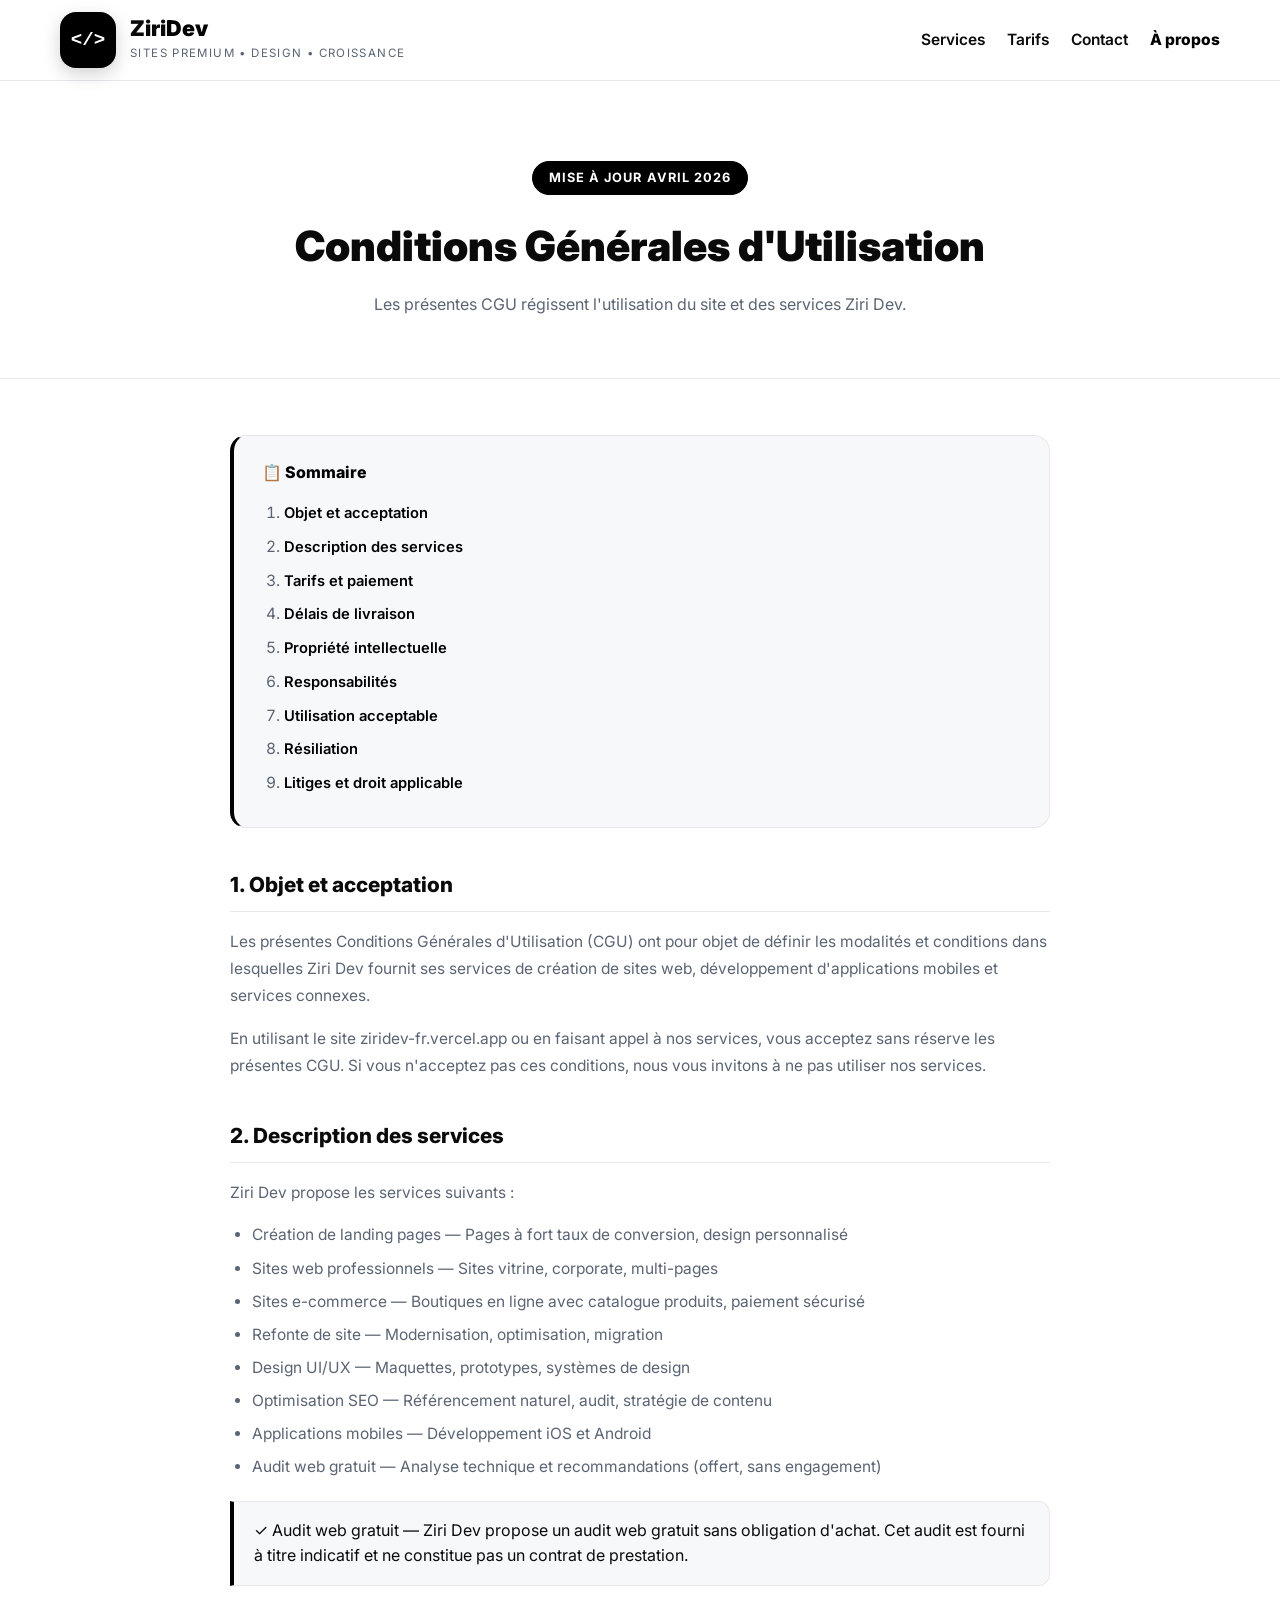
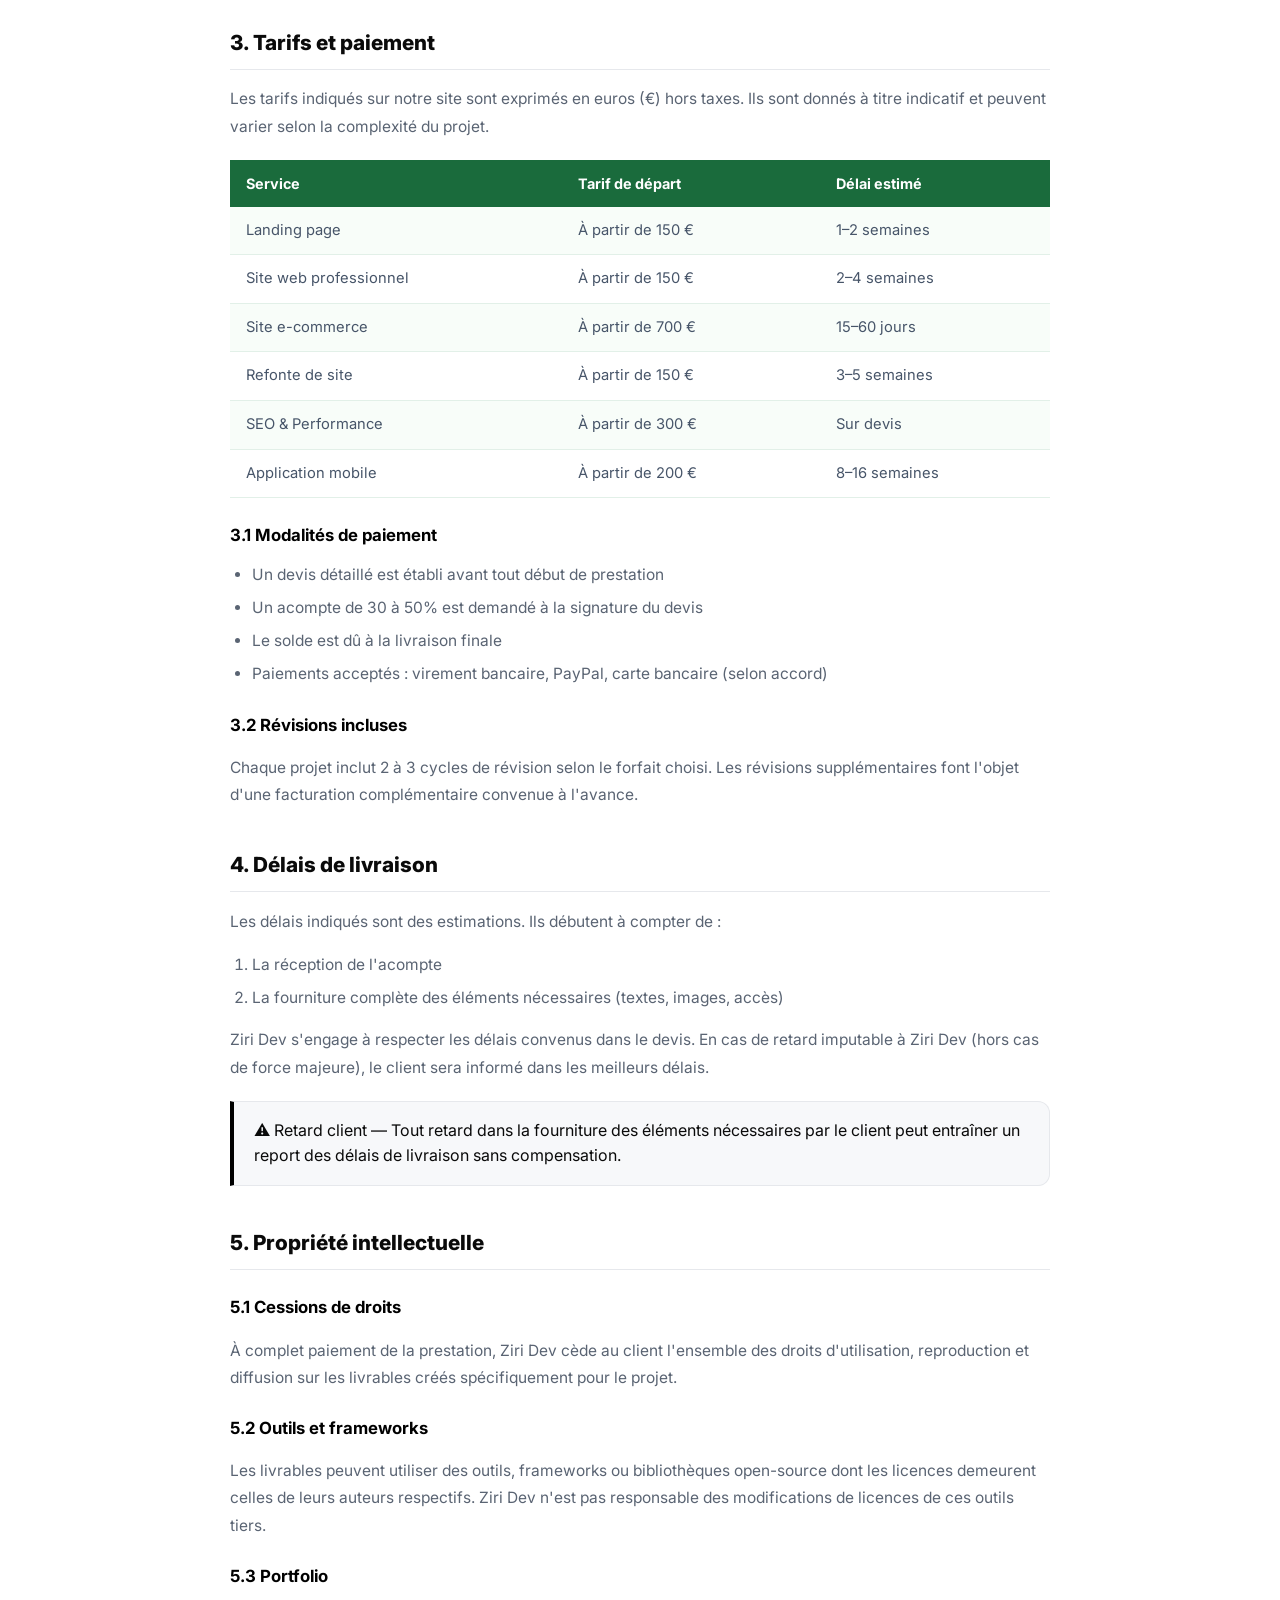
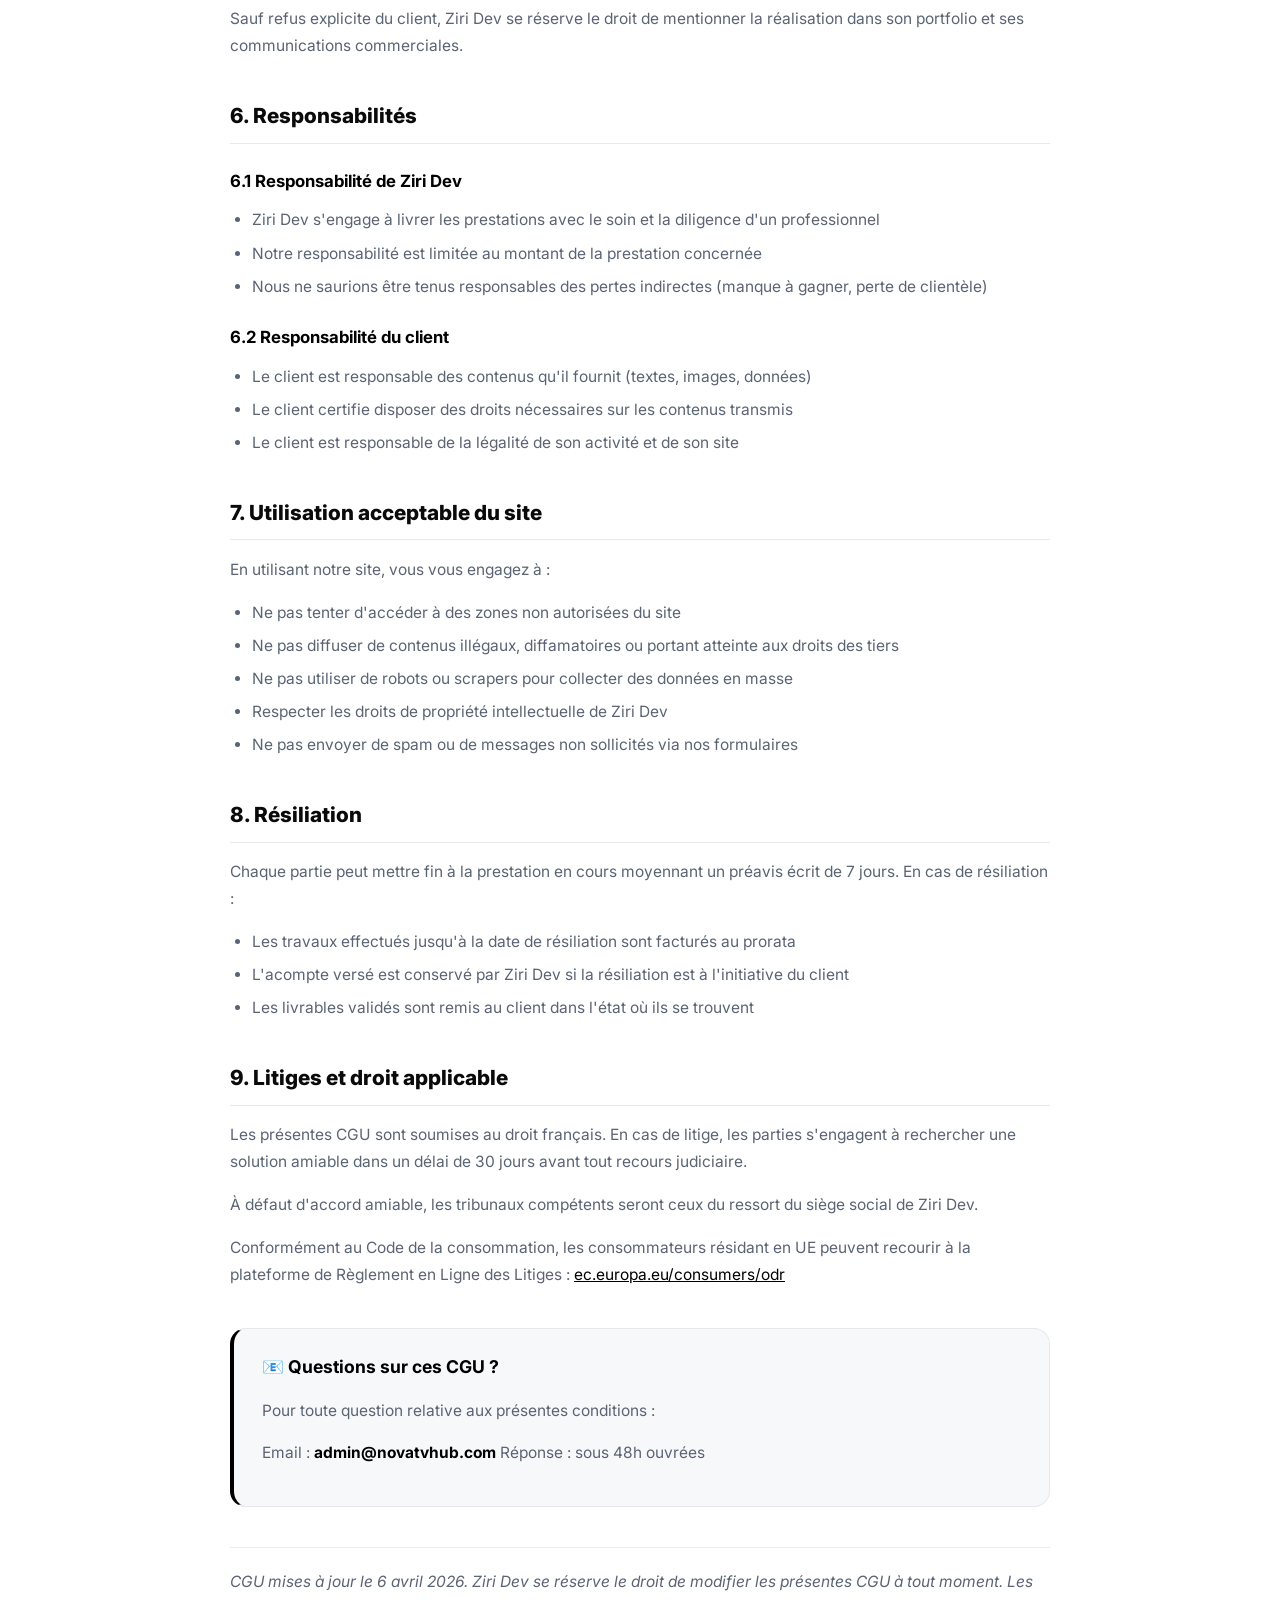
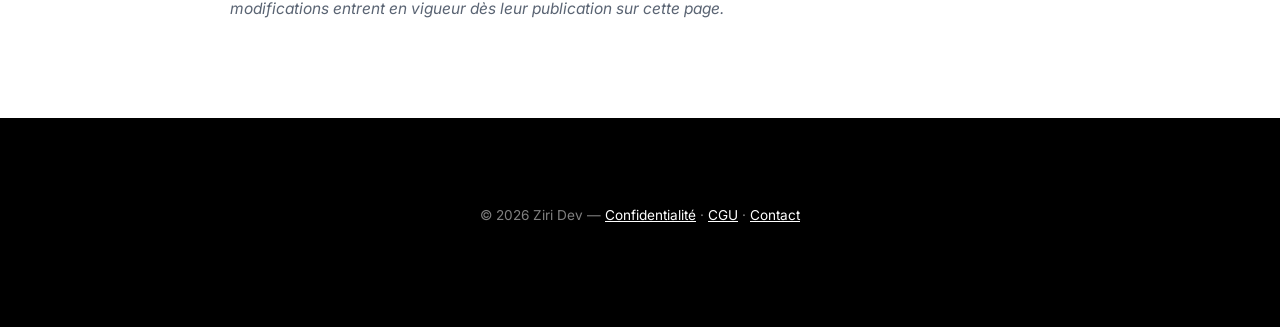
<file: terms.html>
<!DOCTYPE html>
<html lang="fr">
<head>
  <meta charset="UTF-8" />
  <meta name="viewport" content="width=device-width, initial-scale=1.0" />
  <title>Conditions Générales d'Utilisation — Ziri Dev</title>
  <meta name="description" content="Conditions générales d'utilisation de Ziri Dev. Services de création de sites web, responsabilités, tarifs et modalités." />
  <meta name="robots" content="index,follow" />
  <link rel="canonical" href="https://ziridev-fr.vercel.app/terms" />
  <link rel="preconnect" href="https://fonts.googleapis.com" />
  <link rel="preconnect" href="https://fonts.gstatic.com" crossorigin />
  <link href="https://fonts.googleapis.com/css2?family=Inter:wght@400;500;600;700;800;900&display=swap" rel="stylesheet" />
  <link rel="stylesheet" href="assets/css/style.css" />
  <style>
    .legal-hero { background: linear-gradient(135deg,#0f1c31,#1a6b3c); color:#fff; padding:80px 0 60px; text-align:center; }
    .legal-hero h1 { font-size:clamp(1.8rem,4vw,2.6rem); font-weight:900; margin:0 0 12px; }
    .legal-hero p { color:rgba(255,255,255,.75); font-size:1rem; margin:0; }
    .legal-badge { display:inline-block; background:rgba(95,207,138,.2); color:#5fcf8a; border:1px solid rgba(95,207,138,.4); border-radius:999px; padding:6px 16px; font-size:.8rem; font-weight:700; letter-spacing:.08em; text-transform:uppercase; margin-bottom:18px; }
    .legal-body { max-width:820px; margin:0 auto; padding:60px 20px 80px; }
    .legal-body h2 { font-size:1.3rem; font-weight:800; color:#0a1f12; margin:40px 0 14px; padding-bottom:10px; border-bottom:2px solid #e2f0e8; }
    .legal-body h3 { font-size:1.05rem; font-weight:700; color:#1a6b3c; margin:24px 0 10px; }
    .legal-body p, .legal-body li { color:#475569; line-height:1.75; font-size:.97rem; }
    .legal-body ul, .legal-body ol { padding-left:1.4em; margin:12px 0; }
    .legal-body ul li, .legal-body ol li { margin-bottom:6px; }
    .legal-toc { background:#f0f8f4; border-radius:16px; padding:24px 28px; margin-bottom:40px; }
    .legal-toc h3 { font-size:1rem; font-weight:800; color:#0a1f12; margin:0 0 14px; }
    .legal-toc ol { padding-left:1.4em; margin:0; }
    .legal-toc ol li a { color:#1a6b3c; font-weight:600; text-decoration:none; font-size:.92rem; }
    .legal-toc ol li a:hover { text-decoration:underline; }
    .legal-highlight { background:#ecfdf5; border-left:4px solid #1a6b3c; border-radius:0 12px 12px 0; padding:16px 20px; margin:20px 0; }
    .legal-warning { background:#fff7ed; border-left:4px solid #ea580c; border-radius:0 12px 12px 0; padding:16px 20px; margin:20px 0; }
    .legal-warning strong { color:#c2410c; }
    .legal-contact-card { background:linear-gradient(135deg,#edf8f2,#f0fff4); border:1px solid #bbf0cf; border-radius:16px; padding:24px 28px; margin-top:40px; }
    .legal-contact-card h3 { color:#0a1f12; margin:0 0 10px; font-size:1.1rem; }
    .legal-contact-card a { color:#1a6b3c; font-weight:700; text-decoration:none; }
    .legal-updated { color:#94a3b8; font-size:.85rem; font-style:italic; margin-top:40px; padding-top:20px; border-top:1px solid #e2f0e8; }
    .price-table { width:100%; border-collapse:collapse; margin:20px 0; }
    .price-table th { background:#1a6b3c; color:#fff; padding:12px 16px; text-align:left; font-size:.9rem; }
    .price-table td { padding:12px 16px; border-bottom:1px solid #e2f0e8; color:#475569; font-size:.92rem; }
    .price-table tr:nth-child(even) td { background:#f8fdf9; }
  </style>
</head>
<spanody class="legal-page label-text">

<header class="site-header">
  <div class="container site-nav">
    <a class="brand" href="/" aria-label="Accueil Ziri Dev">
      <div class="brand-mark"><span>&lt;/&gt;</span></div>
      <div class="brand-copy">
        <span class="brand-title">Ziri<em>Dev</em></span>
        <span class="brand-tag">Sites premium • Design • Croissance</span>
      </div>
    </a>
    <nav class="nav-links" aria-label="Navigation principale">
      <a href="/#services">Services</a>
      <a href="/#pricing">Tarifs</a>
      <a href="/#contact">Contact</a>
      <a href="about" class="nav-cta">À propos</a>
    </nav>
  </div>
</header>

<div class="legal-hero">
  <div class="container">
    <span class="legal-badge">Mise à jour avril 2026</span>
    <h1>Conditions Générales d'Utilisation</h1>
    <p>Les présentes CGU régissent l'utilisation du site et des services Ziri Dev.</p>
  </div>
</div>

<div class="legal-body">

  <div class="legal-toc">
    <h3>📋 Sommaire</h3>
    <ol>
      <li><a href="#objet">Objet et acceptation</a></li>
      <li><a href="#services">Description des services</a></li>
      <li><a href="#tarifs">Tarifs et paiement</a></li>
      <li><a href="#livraison">Délais de livraison</a></li>
      <li><a href="#propriete">Propriété intellectuelle</a></li>
      <li><a href="#responsabilites">Responsabilités</a></li>
      <li><a href="#utilisation-acceptable">Utilisation acceptable</a></li>
      <li><a href="#resiliation">Résiliation</a></li>
      <li><a href="#litiges">Litiges et droit applicable</a></li>
    </ol>
  </div>

  <h2 id="objet">1. Objet et acceptation</h2>
  <p>Les présentes Conditions Générales d'Utilisation (CGU) ont pour objet de définir les modalités et conditions dans lesquelles <span class="label-text">Ziri Dev</span> fournit ses services de création de sites web, développement d'applications mobiles et services connexes.</p>
  <p>En utilisant le site <span class="label-text">ziridev-fr.vercel.app</span> ou en faisant appel à nos services, vous acceptez sans réserve les présentes CGU. Si vous n'acceptez pas ces conditions, nous vous invitons à ne pas utiliser nos services.</p>

  <h2 id="services">2. Description des services</h2>
  <p>Ziri Dev propose les services suivants :</p>
  <ul>
    <li><span class="label-text">Création de landing pages</span> — Pages à fort taux de conversion, design personnalisé</li>
    <li><span class="label-text">Sites web professionnels</span> — Sites vitrine, corporate, multi-pages</li>
    <li><span class="label-text">Sites e-commerce</span> — Boutiques en ligne avec catalogue produits, paiement sécurisé</li>
    <li><span class="label-text">Refonte de site</span> — Modernisation, optimisation, migration</li>
    <li><span class="label-text">Design UI/UX</span> — Maquettes, prototypes, systèmes de design</li>
    <li><span class="label-text">Optimisation SEO</span> — Référencement naturel, audit, stratégie de contenu</li>
    <li><span class="label-text">Applications mobiles</span> — Développement iOS et Android</li>
    <li><span class="label-text">Audit web gratuit</span> — Analyse technique et recommandations (offert, sans engagement)</li>
  </ul>

  <div class="legal-highlight">
    <span class="label-text">✓ Audit web gratuit</span> — Ziri Dev propose un audit web gratuit sans obligation d'achat. Cet audit est fourni à titre indicatif et ne constitue pas un contrat de prestation.
  </div>

  <h2 id="tarifs">3. Tarifs et paiement</h2>
  <p>Les tarifs indiqués sur notre site sont exprimés en euros (€) hors taxes. Ils sont donnés à titre indicatif et peuvent varier selon la complexité du projet.</p>

  <table class="price-table">
    <tr><th>Service</th><th>Tarif de départ</th><th>Délai estimé</th></tr>
    <tr><td>Landing page</td><td>À partir de 150 €</td><td>1–2 semaines</td></tr>
    <tr><td>Site web professionnel</td><td>À partir de 150 €</td><td>2–4 semaines</td></tr>
    <tr><td>Site e-commerce</td><td>À partir de 700 €</td><td>15–60 jours</td></tr>
    <tr><td>Refonte de site</td><td>À partir de 150 €</td><td>3–5 semaines</td></tr>
    <tr><td>SEO & Performance</td><td>À partir de 300 €</td><td>Sur devis</td></tr>
    <tr><td>Application mobile</td><td>À partir de 200 €</td><td>8–16 semaines</td></tr>
  </table>

  <h3>3.1 Modalités de paiement</h3>
  <ul>
    <li>Un devis détaillé est établi avant tout début de prestation</li>
    <li>Un acompte de 30 à 50% est demandé à la signature du devis</li>
    <li>Le solde est dû à la livraison finale</li>
    <li>Paiements acceptés : virement bancaire, PayPal, carte bancaire (selon accord)</li>
  </ul>

  <h3>3.2 Révisions incluses</h3>
  <p>Chaque projet inclut <span class="label-text">2 à 3 cycles de révision</span> selon le forfait choisi. Les révisions supplémentaires font l'objet d'une facturation complémentaire convenue à l'avance.</p>

  <h2 id="livraison">4. Délais de livraison</h2>
  <p>Les délais indiqués sont des estimations. Ils débutent à compter de :</p>
  <ol>
    <li>La réception de l'acompte</li>
    <li>La fourniture complète des éléments nécessaires (textes, images, accès)</li>
  </ol>
  <p>Ziri Dev s'engage à respecter les délais convenus dans le devis. En cas de retard imputable à Ziri Dev (hors cas de force majeure), le client sera informé dans les meilleurs délais.</p>

  <div class="legal-warning">
    <span class="label-text">⚠️ Retard client</span> — Tout retard dans la fourniture des éléments nécessaires par le client peut entraîner un report des délais de livraison sans compensation.
  </div>

  <h2 id="propriete">5. Propriété intellectuelle</h2>
  <h3>5.1 Cessions de droits</h3>
  <p>À complet paiement de la prestation, Ziri Dev cède au client l'ensemble des droits d'utilisation, reproduction et diffusion sur les livrables créés spécifiquement pour le projet.</p>
  <h3>5.2 Outils et frameworks</h3>
  <p>Les livrables peuvent utiliser des outils, frameworks ou bibliothèques open-source dont les licences demeurent celles de leurs auteurs respectifs. Ziri Dev n'est pas responsable des modifications de licences de ces outils tiers.</p>
  <h3>5.3 Portfolio</h3>
  <p>Sauf refus explicite du client, Ziri Dev se réserve le droit de mentionner la réalisation dans son portfolio et ses communications commerciales.</p>

  <h2 id="responsabilites">6. Responsabilités</h2>
  <h3>6.1 Responsabilité de Ziri Dev</h3>
  <ul>
    <li>Ziri Dev s'engage à livrer les prestations avec le soin et la diligence d'un professionnel</li>
    <li>Notre responsabilité est limitée au montant de la prestation concernée</li>
    <li>Nous ne saurions être tenus responsables des pertes indirectes (manque à gagner, perte de clientèle)</li>
  </ul>
  <h3>6.2 Responsabilité du client</h3>
  <ul>
    <li>Le client est responsable des contenus qu'il fournit (textes, images, données)</li>
    <li>Le client certifie disposer des droits nécessaires sur les contenus transmis</li>
    <li>Le client est responsable de la légalité de son activité et de son site</li>
  </ul>

  <h2 id="utilisation-acceptable">7. Utilisation acceptable du site</h2>
  <p>En utilisant notre site, vous vous engagez à :</p>
  <ul>
    <li>Ne pas tenter d'accéder à des zones non autorisées du site</li>
    <li>Ne pas diffuser de contenus illégaux, diffamatoires ou portant atteinte aux droits des tiers</li>
    <li>Ne pas utiliser de robots ou scrapers pour collecter des données en masse</li>
    <li>Respecter les droits de propriété intellectuelle de Ziri Dev</li>
    <li>Ne pas envoyer de spam ou de messages non sollicités via nos formulaires</li>
  </ul>

  <h2 id="resiliation">8. Résiliation</h2>
  <p>Chaque partie peut mettre fin à la prestation en cours moyennant un préavis écrit de 7 jours. En cas de résiliation :</p>
  <ul>
    <li>Les travaux effectués jusqu'à la date de résiliation sont facturés au prorata</li>
    <li>L'acompte versé est conservé par Ziri Dev si la résiliation est à l'initiative du client</li>
    <li>Les livrables validés sont remis au client dans l'état où ils se trouvent</li>
  </ul>

  <h2 id="litiges">9. Litiges et droit applicable</h2>
  <p>Les présentes CGU sont soumises au <span class="label-text">droit français</span>. En cas de litige, les parties s'engagent à rechercher une solution amiable dans un délai de 30 jours avant tout recours judiciaire.</p>
  <p>À défaut d'accord amiable, les tribunaux compétents seront ceux du ressort du siège social de Ziri Dev.</p>
  <p>Conformément au Code de la consommation, les consommateurs résidant en UE peuvent recourir à la plateforme de Règlement en Ligne des Litiges : <a href="https://ec.europa.eu/consumers/odr" target="_blank" rel="noopener" style="color:#000000;">ec.europa.eu/consumers/odr</a></p>

  <div class="legal-contact-card">
    <h3>📧 Questions sur ces CGU ?</h3>
    <p>Pour toute question relative aux présentes conditions :</p>
    <p><span class="label-text">Email :</span> <a href="mailto:admin@novatvhub.com">admin@novatvhub.com</a><spanr class="label-text">
    <span class="label-text">Réponse :</span> sous 48h ouvrées</p>
  </div>

  <p class="legal-updated">CGU mises à jour le 6 avril 2026. Ziri Dev se réserve le droit de modifier les présentes CGU à tout moment. Les modifications entrent en vigueur dès leur publication sur cette page.</p>

</div>

<footer class="site-footer">
  <div class="container">
    <p style="text-align:center;color:rgba(255,255,255,.5);font-size:.85rem;padding:40px 0;">
      © 2026 Ziri Dev — 
      <a href="/privacy-policy" style="color:#ffffff;">Confidentialité</a> · 
      <a href="/terms" style="color:#ffffff;">CGU</a> · 
      <a href="/contact" style="color:#ffffff;">Contact</a>
    </p>
  </div>
</footer>
</body>
</html>
</file>
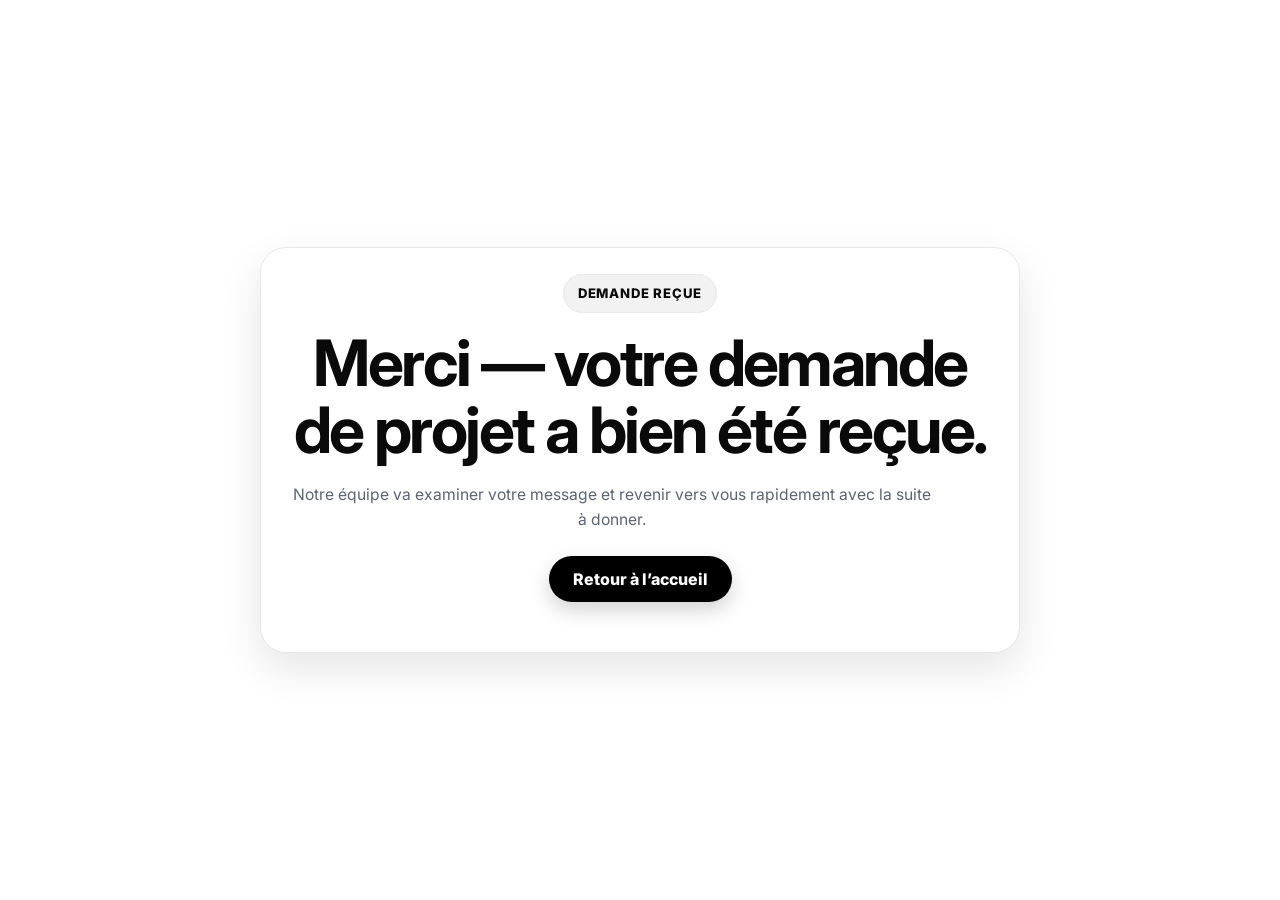
<file: thank-you.html>
<!DOCTYPE html>
<html lang="fr">
<head>
  <meta charset="UTF-8" />
  <meta name="viewport" content="width=device-width, initial-scale=1.0" />
  <title>Merci | Ziri Dev</title>
  <link rel="preconnect" href="https://fonts.googleapis.com" />
  <link rel="preconnect" href="https://fonts.gstatic.com" crossorigin />
  <link href="https://fonts.googleapis.com/css2?family=Inter:wght@400;600;700;800&display=swap" rel="stylesheet" />
  <link rel="stylesheet" href="assets/css/style.css" />
  <!-- Umami Analytics — 100% gratuit, open-source, auto-hébergé, sans cookies -->
  <!-- <script async src="https://YOUR_UMAMI_DOMAIN.vercel.app/script.js" data-website-id="YOUR_UMAMI_WEBSITE_ID"></script> -->
</head>
<spanody class="label-text">
  <main class="hero" style="min-height:100vh;display:grid;place-items:center;padding:32px 0;">
    <div class="container" style="max-width:760px;">
      <div class="hero-card" style="text-align:center;">
        <div class="eyebrow">Demande reçue</div>
        <h1 style="margin-top:16px;">Merci — votre demande de projet a bien été reçue.</h1>
        <p>Notre équipe va examiner votre message et revenir vers vous rapidement avec la suite à donner.</p>
        <div class="hero-actions" style="justify-content:center; margin-top:24px;">
          <a class="btn btn-primary" href="index.html">Retour à l’accueil</a>
        </div>
      </div>
    </div>
  </main>
</body>
</html>
</file>
<file: assets/css/style.css>
:root {
  --bg: #08111f;
  --bg-soft: #0f1c31;
  --surface: #ffffff;
  --surface-soft: #f0f8f4;
  --text: #142033;
  --muted: #5d6b82;
  --line: #dbe5f3;
  --primary: #1a6b3c;
  --primary-2: #2d9e5e;
  --accent: #5fcf8a;
  --accent-2: #bbf0cf;
  --white: #ffffff;
  --danger: #b91c1c;
  --success: #166534;
  --success-bg: #ecfdf3;
  --danger-bg: #fef2f2;
  --radius: 18px;
  --shadow: 0 18px 48px rgba(10, 20, 14, 0.14);
  --hero-shadow: 0 26px 70px rgba(26, 107, 60, 0.30);
  --max: 1160px;
  --font: 'Inter', system-ui, -apple-system, BlinkMacSystemFont, 'Segoe UI', sans-serif;
}

* { box-sizing: border-box; }
html { scroll-behavior: smooth; }
body {
  margin: 0;
  font-family: var(--font);
  color: var(--text);
  background: linear-gradient(180deg, #edf8f2 0%, #f1fbf5 100%);
  line-height: 1.6;
}
a { color: inherit; }
img { max-width: 100%; display: block; }
button, input, select, textarea { font: inherit; }

.container {
  width: min(calc(100% - 32px), var(--max));
  margin: 0 auto;
}

.site-header {
  position: sticky;
  top: 0;
  z-index: 1000;
  backdrop-filter: blur(14px);
  background: rgba(4, 14, 9, 0.9);
  border-bottom: 1px solid rgba(255,255,255,0.10);
}
.site-nav {
  min-height: 80px;
  display: flex;
  align-items: center;
  justify-content: space-between;
  gap: 24px;
}
.brand {
  display: inline-flex;
  align-items: center;
  gap: 14px;
  text-decoration: none;
  color: var(--white);
  min-width: 0;
}
.brand-mark {
  width: 56px;
  height: 56px;
  border-radius: 16px;
  background: linear-gradient(135deg, #1a6b3c, #5fcf8a);
  display: grid;
  place-items: center;
  box-shadow: 0 14px 34px rgba(26, 107, 60, 0.30);
  flex: 0 0 auto;
  overflow: hidden;
}
.brand-mark span {
  font-family: 'Courier New', monospace;
  font-size: 1.2rem;
  font-weight: 900;
  color: #fff;
}
/* brand--image class kept for backwards compat but not used */
.brand-copy { min-width: 0; }
.brand-title {
  display: block;
  font-size: 1.35rem;
  font-weight: 900;
  line-height: 1;
}
.brand-title em { color: #93dfb0; font-style: normal; }
.brand-tag {
  display: block;
  color: rgba(255,255,255,0.72);
  font-size: 0.72rem;
  letter-spacing: 0.12em;
  text-transform: uppercase;
  margin-top: 4px;
}
.nav-links {
  display: flex;
  align-items: center;
  gap: 22px;
}
.nav-links a {
  color: rgba(255,255,255,0.84);
  text-decoration: none;
  font-weight: 600;
  font-size: 0.97rem;
}
.nav-links a:hover { color: #fff; }
.nav-actions {
  display: flex;
  align-items: center;
  gap: 14px;
}
.btn,
.menu-toggle {
  border: 0;
  border-radius: 999px;
  cursor: pointer;
}
.btn {
  display: inline-flex;
  align-items: center;
  justify-content: center;
  gap: 10px;
  text-decoration: none;
  font-weight: 800;
  line-height: 1;
  transition: transform .2s ease, box-shadow .2s ease, opacity .2s ease;
}
.btn:hover { transform: translateY(-2px); }
.btn-primary {
  color: #fff;
  background: linear-gradient(135deg, #1a6b3c, #5fcf8a);
  box-shadow: 0 16px 38px rgba(26, 107, 60, 0.30);
  padding: 15px 24px;
}
.btn-secondary {
  color: var(--primary);
  background: rgba(255,255,255,0.92);
  padding: 15px 22px;
}
.menu-toggle {
  display: none;
  width: 48px;
  height: 48px;
  background: rgba(255,255,255,0.08);
  color: #fff;
}
.menu-toggle svg { width: 22px; height: 22px; }

.hero {
  position: relative;
  overflow: hidden;
  background: radial-gradient(circle at top right, rgba(147,197,253,0.24), transparent 28%),
              radial-gradient(circle at left center, rgba(95,207,138,0.18), transparent 26%),
              linear-gradient(135deg, #041510 0%, #0a2e1a 50%, #1a6b3c 100%);
  color: var(--white);
  padding: 86px 0 58px;
}
.hero-grid {
  display: grid;
  grid-template-columns: minmax(0, 1.1fr) minmax(320px, 0.9fr);
  gap: 36px;
  align-items: center;
}
.eyebrow {
  display: inline-flex;
  align-items: center;
  gap: 10px;
  background: rgba(255,255,255,0.12);
  border: 1px solid rgba(255,255,255,0.16);
  border-radius: 999px;
  padding: 8px 14px;
  font-size: 0.82rem;
  font-weight: 800;
  letter-spacing: .06em;
  text-transform: uppercase;
}
.hero h1 {
  font-size: clamp(2.2rem, 5vw, 4.3rem);
  line-height: 1.06;
  letter-spacing: -0.04em;
  margin: 18px 0 18px;
}
.hero h1 span { color: #93dfb0; }
.hero p {
  max-width: 650px;
  color: rgba(255,255,255,0.83);
  font-size: 1.08rem;
  margin: 0 0 28px;
}
.hero-actions {
  display: flex;
  flex-wrap: wrap;
  gap: 14px;
  margin-bottom: 24px;
}
.hero-points {
  display: flex;
  flex-wrap: wrap;
  gap: 10px;
}
.hero-points span {
  display: inline-flex;
  align-items: center;
  gap: 8px;
  background: rgba(255,255,255,0.08);
  border: 1px solid rgba(255,255,255,0.12);
  border-radius: 999px;
  padding: 9px 14px;
  font-weight: 700;
  font-size: 0.92rem;
}
.hero-card {
  background: rgba(255,255,255,0.08);
  border: 1px solid rgba(255,255,255,0.12);
  border-radius: 26px;
  padding: 26px;
  box-shadow: var(--hero-shadow);
}
.hero-card h2 {
  margin: 0 0 12px;
  font-size: 1.18rem;
}
.hero-card p {
  margin: 0 0 18px;
  color: rgba(255,255,255,0.82);
  font-size: 0.98rem;
}
.mini-grid {
  display: grid;
  grid-template-columns: repeat(2, minmax(0, 1fr));
  gap: 14px;
}
.mini-card {
  background: rgba(4,12,8,0.35);
  border: 1px solid rgba(255,255,255,0.08);
  border-radius: 18px;
  padding: 16px;
}
.mini-card strong {
  display: block;
  font-size: 1.55rem;
  margin-bottom: 6px;
}
.mini-card span { color: rgba(255,255,255,0.72); font-size: 0.9rem; }

.stats {
  margin-top: -24px;
  position: relative;
  z-index: 2;
}
.stats-grid {
  background: #fff;
  border-radius: 24px;
  box-shadow: var(--shadow);
  display: grid;
  grid-template-columns: repeat(4, minmax(0, 1fr));
  gap: 16px;
  padding: 24px;
}
.stat {
  text-align: center;
  padding: 14px;
}
.stat strong {
  display: block;
  color: var(--primary);
  font-size: clamp(1.7rem, 3vw, 2.4rem);
  line-height: 1;
  margin-bottom: 8px;
}
.stat span { color: var(--muted); font-weight: 700; font-size: .95rem; }

section { padding: 84px 0; }
.section-head {
  text-align: center;
  max-width: 780px;
  margin: 0 auto 42px;
}
.section-head h2 {
  margin: 0 0 12px;
  font-size: clamp(1.9rem, 3.2vw, 3rem);
  line-height: 1.12;
}
.section-head p {
  margin: 0;
  color: var(--muted);
  font-size: 1.04rem;
}
.cards-3, .cards-4, .steps, .testimonials, .faq-grid {
  display: grid;
  gap: 22px;
}
.cards-3 { grid-template-columns: repeat(3, minmax(0, 1fr)); }
.cards-4 { grid-template-columns: repeat(4, minmax(0, 1fr)); }
.steps { grid-template-columns: repeat(3, minmax(0, 1fr)); }
.testimonials { grid-template-columns: repeat(3, minmax(0, 1fr)); }
.faq-grid { grid-template-columns: repeat(2, minmax(0, 1fr)); }
.card {
  background: #fff;
  border: 1px solid var(--line);
  border-radius: 22px;
  padding: 24px;
  box-shadow: var(--shadow);
}
.card .icon {
  width: 52px;
  height: 52px;
  border-radius: 16px;
  display: grid;
  place-items: center;
  background: linear-gradient(135deg, rgba(26,107,60,0.12), rgba(147,197,253,0.20));
  color: var(--primary);
  font-size: 1.4rem;
  margin-bottom: 16px;
}
.card .icon svg {
  width: 28px;
  height: 28px;
  stroke: var(--primary);
  flex-shrink: 0;
}
.card h3 { margin: 0 0 10px; font-size: 1.15rem; }
.card p { margin: 0; color: var(--muted); }
.card ul { margin: 12px 0 0; padding-left: 18px; color: var(--muted); }
.card li + li { margin-top: 8px; }

.dark-band {
  background: linear-gradient(135deg, #041510 0%, #163b82 100%);
  color: #fff;
}
.dark-band .section-head p { color: rgba(255,255,255,0.78); }
.check-grid {
  display: grid;
  grid-template-columns: repeat(3, minmax(0, 1fr));
  gap: 16px;
}
.check-item {
  background: rgba(255,255,255,0.08);
  border: 1px solid rgba(255,255,255,0.12);
  border-radius: 18px;
  padding: 16px 18px;
  display: flex;
  gap: 12px;
  align-items: flex-start;
}
.check-item > span {
  display: inline-grid;
  place-items: center;
  width: 28px;
  height: 28px;
  border-radius: 50%;
  background: rgba(95,207,138,0.18);
  color: #67e8f9;
  flex: 0 0 auto;
  font-weight: 900;
}
.check-item > div {
  min-width: 0;
}
.check-item strong { display: block; margin-bottom: 3px; }
.check-item p { margin: 0; color: rgba(255,255,255,0.78); font-size: 0.94rem; }

.step-number {
  display: inline-grid;
  place-items: center;
  width: 42px;
  height: 42px;
  border-radius: 14px;
  background: linear-gradient(135deg, #1a6b3c, #5fcf8a);
  color: #fff;
  font-weight: 900;
  margin-bottom: 16px;
}

.form-shell {
  display: grid;
  grid-template-columns: minmax(0, .92fr) minmax(0, 1.08fr);
  gap: 28px;
  align-items: start;
}
.form-panel, .info-panel {
  background: #fff;
  border: 1px solid var(--line);
  border-radius: 26px;
  box-shadow: var(--shadow);
}
.form-panel { padding: 30px; }
.info-panel {
  padding: 30px;
  background: linear-gradient(180deg, #ffffff 0%, #f0f8f3 100%);
}
.info-panel h3, .form-panel h2 { margin-top: 0; }
.info-list {
  display: grid;
  gap: 14px;
  margin-top: 22px;
}
.info-list .item {
  display: flex;
  gap: 12px;
  align-items: flex-start;
  color: var(--muted);
}
.info-list .item strong { color: var(--text); display: block; margin-bottom: 4px; }
.info-dot {
  width: 34px;
  height: 34px;
  border-radius: 12px;
  display: grid;
  place-items: center;
  background: rgba(30,125,69,0.12);
  color: var(--primary);
  flex: 0 0 auto;
}
.form-grid {
  display: grid;
  grid-template-columns: repeat(2, minmax(0, 1fr));
  gap: 16px;
}
.field,
.field-full { display: block; }
.field-full { grid-column: 1 / -1; }
label {
  display: block;
  margin-bottom: 8px;
  font-weight: 700;
  font-size: 0.92rem;
}
input, select, textarea {
  width: 100%;
  border: 1.8px solid var(--line);
  border-radius: 14px;
  background: #f2fbf6;
  padding: 14px 15px;
  color: var(--text);
  outline: none;
  transition: border-color .2s ease, box-shadow .2s ease, background .2s ease;
}
input:focus, select:focus, textarea:focus {
  border-color: var(--primary);
  box-shadow: 0 0 0 4px rgba(30,125,69,0.10);
  background: #fff;
}
textarea { min-height: 120px; resize: vertical; }
.form-note {
  color: var(--muted);
  font-size: .9rem;
  margin-top: 14px;
}
.alert {
  display: none;
  margin-top: 18px;
  border-radius: 16px;
  padding: 16px 18px;
  font-weight: 700;
}
.alert.success {
  color: var(--success);
  background: var(--success-bg);
  border: 1px solid #bbf7d0;
}
.alert.error {
  color: var(--danger);
  background: var(--danger-bg);
  border: 1px solid #fecaca;
}
.badge-row {
  display: flex;
  flex-wrap: wrap;
  gap: 10px;
  margin-top: 18px;
}
.badge-row span {
  display: inline-flex;
  align-items: center;
  gap: 8px;
  border-radius: 999px;
  padding: 9px 13px;
  background: #eefaf3;
  color: var(--primary);
  font-weight: 700;
  font-size: 0.9rem;
}
.quote {
  position: relative;
  padding-top: 18px;
}
.quote::before {
  content: '“';
  position: absolute;
  top: -14px;
  left: 0;
  font-size: 4rem;
  color: rgba(30,125,69,0.12);
  font-weight: 900;
  line-height: 1;
}
.quote p { margin: 0 0 16px; }
.quote strong { color: var(--primary); }

.site-footer {
  background: #041510;
  color: rgba(255,255,255,0.75);
  padding: 34px 0 46px;
}
.footer-grid {
  display: flex;
  align-items: center;
  justify-content: space-between;
  gap: 18px;
  flex-wrap: wrap;
}
.footer-links {
  display: flex;
  gap: 18px;
  flex-wrap: wrap;
}
.footer-links a {
  color: #8fe5df;
  text-decoration: none;
  font-weight: 700;
}
.footer-links a:hover { color: #fff; }

@media (max-width: 1024px) {
  .hero-grid,
  .form-shell,
  .cards-4,
  .check-grid,
  .cards-3,
  .steps,
  .testimonials,
  .faq-grid {
    grid-template-columns: repeat(2, minmax(0, 1fr));
  }
  .hero-grid { grid-template-columns: 1fr; }
}

@media (max-width: 860px) {
  .site-nav {
    min-height: 74px;
    flex-wrap: wrap;
    padding: 14px 0;
  }
  .menu-toggle { display: inline-grid; place-items: center; }
  .nav-links {
    width: 100%;
    order: 10;
    display: none;
    flex-direction: column;
    align-items: stretch;
    gap: 6px;
    padding: 10px 0 4px;
  }
  .site-header.menu-open .nav-links { display: flex; }
  .nav-links a {
    padding: 12px 14px;
    border-radius: 14px;
    background: rgba(255,255,255,0.06);
  }
  .nav-actions .btn-primary {
    display: none;
  }
}

@media (max-width: 720px) {
  section { padding: 68px 0; }
  .hero { padding: 72px 0 48px; }
  .hero-actions,
  .badge-row,
  .footer-grid,
  .footer-links {
    justify-content: center;
  }
  .stats-grid,
  .form-grid,
  .hero-grid,
  .form-shell,
  .cards-4,
  .cards-3,
  .steps,
  .testimonials,
  .faq-grid,
  .check-grid,
  .mini-grid {
    grid-template-columns: 1fr;
  }
  .form-panel,
  .info-panel { padding: 22px; }
}

@media (max-width: 560px) {
  .container {
    width: min(calc(100% - 20px), var(--max));
  }
  .brand-mark {
    width: 52px;
    height: 52px;
    border-radius: 14px;
  }
  /* brand--image not used */
  .brand-title { font-size: 1.15rem; }
  .hero h1 { font-size: 2.2rem; }
  .hero p { font-size: 1rem; }
  .btn-primary,
  .btn-secondary { width: 100%; }
  .hero-actions .btn { width: 100%; }
}

/* ============================================================
   AI CHAT POPUP STYLES
============================================================ */
#ai-chat-bubble {
  position: fixed;
  bottom: 28px;
  right: 28px;
  z-index: 9999;
  width: 60px;
  height: 60px;
  border-radius: 50%;
  background: linear-gradient(135deg, #1a6b3c, #5fcf8a);
  box-shadow: 0 8px 32px rgba(26, 107, 60, 0.45);
  display: flex;
  align-items: center;
  justify-content: center;
  cursor: pointer;
  transition: transform .25s ease, box-shadow .25s ease;
  color: #fff;
}
#ai-chat-bubble:hover,
#ai-chat-bubble:focus {
  transform: scale(1.08) translateY(-3px);
  box-shadow: 0 14px 40px rgba(26, 107, 60, 0.55);
  outline: 3px solid rgba(95,207,138,0.5);
}
#ai-chat-bubble svg {
  width: 26px;
  height: 26px;
}
.chat-badge {
  position: absolute;
  top: -4px;
  right: -4px;
  background: #ef4444;
  color: #fff;
  font-size: 0.7rem;
  font-weight: 900;
  width: 20px;
  height: 20px;
  border-radius: 50%;
  display: flex;
  align-items: center;
  justify-content: center;
  border: 2px solid #fff;
  animation: pulse-badge 2s ease infinite;
}
@keyframes pulse-badge {
  0%, 100% { transform: scale(1); }
  50% { transform: scale(1.15); }
}
#ai-chat-window {
  position: fixed;
  bottom: 100px;
  right: 28px;
  z-index: 9998;
  width: 370px;
  max-width: calc(100vw - 40px);
  height: 530px;
  max-height: calc(100vh - 120px);
  background: #fff;
  border-radius: 24px;
  box-shadow: 0 24px 80px rgba(10, 20, 14, 0.22);
  display: flex;
  flex-direction: column;
  overflow: hidden;
  border: 1px solid var(--line);
  animation: chat-slide-up .28s cubic-bezier(.34,1.56,.64,1);
}
#ai-chat-window[hidden] {
  display: none !important;
}
@keyframes chat-slide-up {
  from { opacity: 0; transform: translateY(24px) scale(.96); }
  to   { opacity: 1; transform: translateY(0) scale(1); }
}
.chat-header {
  background: linear-gradient(135deg, #1a6b3c, #2d9e5e);
  color: #fff;
  padding: 16px 18px;
  display: flex;
  align-items: center;
  justify-content: space-between;
  flex-shrink: 0;
}
.chat-header-info {
  display: flex;
  align-items: center;
  gap: 12px;
}
.chat-avatar {
  width: 40px;
  height: 40px;
  border-radius: 50%;
  background: rgba(255,255,255,0.18);
  display: grid;
  place-items: center;
  flex-shrink: 0;
}
.chat-avatar svg { width: 20px; height: 20px; }
.chat-header strong {
  display: block;
  font-size: 0.97rem;
}
.chat-status {
  display: flex;
  align-items: center;
  gap: 5px;
  font-size: 0.78rem;
  opacity: .85;
  margin-top: 2px;
}
.chat-dot {
  width: 7px;
  height: 7px;
  border-radius: 50%;
  background: #4ade80;
  display: inline-block;
  animation: blink-dot 2s ease infinite;
}
@keyframes blink-dot {
  0%, 100% { opacity: 1; }
  50% { opacity: .4; }
}
#ai-chat-close {
  background: rgba(255,255,255,0.16);
  border: none;
  color: #fff;
  font-size: 1.4rem;
  width: 32px;
  height: 32px;
  border-radius: 50%;
  cursor: pointer;
  display: flex;
  align-items: center;
  justify-content: center;
  line-height: 1;
  transition: background .2s;
  padding: 0;
}
#ai-chat-close:hover { background: rgba(255,255,255,0.28); }
.chat-messages {
  flex: 1;
  overflow-y: auto;
  padding: 18px 16px;
  display: flex;
  flex-direction: column;
  gap: 12px;
  scroll-behavior: smooth;
}
.chat-msg {
  display: flex;
  flex-direction: column;
  max-width: 82%;
}
.chat-msg.bot { align-self: flex-start; }
.chat-msg.user { align-self: flex-end; }
.chat-bubble {
  padding: 11px 15px;
  border-radius: 18px;
  font-size: 0.93rem;
  line-height: 1.5;
}
.chat-msg.bot .chat-bubble {
  background: var(--surface-soft);
  border: 1px solid var(--line);
  color: var(--text);
  border-bottom-left-radius: 4px;
}
.chat-msg.user .chat-bubble {
  background: linear-gradient(135deg, #1a6b3c, #2d9e5e);
  color: #fff;
  border-bottom-right-radius: 4px;
}
.chat-time {
  font-size: 0.7rem;
  color: var(--muted);
  margin-top: 4px;
  padding: 0 4px;
}
.chat-msg.user .chat-time { text-align: right; }
.chat-typing {
  display: flex;
  align-items: center;
  gap: 5px;
  padding: 11px 15px;
  background: var(--surface-soft);
  border: 1px solid var(--line);
  border-radius: 18px;
  border-bottom-left-radius: 4px;
  width: fit-content;
}
.chat-typing span {
  width: 7px;
  height: 7px;
  background: var(--primary);
  border-radius: 50%;
  opacity: .5;
  animation: typing-bounce .9s ease infinite;
}
.chat-typing span:nth-child(2) { animation-delay: .15s; }
.chat-typing span:nth-child(3) { animation-delay: .30s; }
@keyframes typing-bounce {
  0%, 80%, 100% { transform: translateY(0); opacity: .5; }
  40% { transform: translateY(-5px); opacity: 1; }
}
.chat-input-row {
  padding: 14px 16px;
  border-top: 1px solid var(--line);
  display: flex;
  gap: 10px;
  background: #fff;
  flex-shrink: 0;
}
#chat-input {
  flex: 1;
  border: 1.8px solid var(--line);
  border-radius: 999px;
  padding: 11px 18px;
  font-size: 0.93rem;
  outline: none;
  transition: border-color .2s, box-shadow .2s;
  width: auto;
  background: var(--surface-soft);
}
#chat-input:focus {
  border-color: var(--primary);
  box-shadow: 0 0 0 3px rgba(26,107,60,.12);
  background: #fff;
}
#chat-send {
  width: 44px;
  height: 44px;
  border-radius: 50%;
  background: linear-gradient(135deg, #1a6b3c, #5fcf8a);
  border: none;
  color: #fff;
  cursor: pointer;
  display: flex;
  align-items: center;
  justify-content: center;
  flex-shrink: 0;
  transition: transform .2s, box-shadow .2s;
  box-shadow: 0 4px 14px rgba(26,107,60,.3);
}
#chat-send:hover { transform: scale(1.08); box-shadow: 0 6px 18px rgba(26,107,60,.4); }
#chat-send svg { width: 18px; height: 18px; }
.chat-quick-btns {
  display: flex;
  flex-wrap: wrap;
  gap: 8px;
  margin-top: 8px;
}
.chat-quick-btn {
  background: #eefaf3;
  color: var(--primary);
  border: 1.5px solid rgba(26,107,60,0.18);
  border-radius: 999px;
  padding: 7px 13px;
  font-size: 0.83rem;
  font-weight: 700;
  cursor: pointer;
  transition: background .2s, transform .15s;
  font-family: var(--font);
}
.chat-quick-btn:hover { background: #dcf5e8; transform: translateY(-1px); }
@media (max-width: 480px) {
  #ai-chat-window {
    right: 12px;
    bottom: 88px;
    width: calc(100vw - 24px);
  }
  #ai-chat-bubble {
    right: 16px;
    bottom: 20px;
  }
}

/* ── Language Switcher ─────────────────────────────────────── */
.nd-lang-switch {
  display: inline-flex;
  align-items: center;
  gap: 5px;
  color: rgba(255,255,255,0.85);
  text-decoration: none;
  font-size: 0.85rem;
  font-weight: 700;
  padding: 7px 12px;
  border-radius: 999px;
  border: 1px solid rgba(255,255,255,0.22);
  transition: background .2s, color .2s;
  letter-spacing: .03em;
}
.nd-lang-switch:hover {
  background: rgba(255,255,255,0.12);
  color: #fff;
}

/* ============================================================
   PROFESSIONAL THEME OVERRIDE — White background + Black buttons
   Added 2026-05-30. Keep at end of file so it wins the cascade.
   ============================================================ */

:root {
  --bg: #ffffff;
  --bg-soft: #f7f8fa;
  --surface: #ffffff;
  --surface-soft: #f5f6f8;
  --text: #0a0a0a;
  --muted: #5a6473;
  --line: #e6e8ec;
  --primary: #000000;
  --primary-2: #1a1a1a;
  --accent: #000000;
  --accent-2: #2a2a2a;
  --white: #ffffff;
  --shadow: 0 10px 30px rgba(10, 10, 10, 0.06);
  --hero-shadow: 0 16px 40px rgba(10, 10, 10, 0.10);
}

/* Base */
body {
  background: #ffffff !important;
  color: var(--text);
}

/* Header — clean white, light border */
.site-header {
  background: rgba(255, 255, 255, 0.96) !important;
  border-bottom: 1px solid var(--line);
  backdrop-filter: blur(10px);
}
.brand { color: var(--text); }
.brand-mark {
  background: #000000 !important;
  box-shadow: 0 6px 18px rgba(0, 0, 0, 0.18);
}
.brand-mark span { color: #ffffff; }
.brand-title { color: var(--text); }
.brand-title em { color: #000000; font-style: normal; }
.brand-tag { color: var(--muted); }

.nav-links a { color: var(--text); }
.nav-links a:hover { color: #000000; }
.nav-links a.nav-cta { color: #000000; font-weight: 800; }

/* Buttons — black with white text */
.btn-primary {
  background: #000000 !important;
  color: #ffffff !important;
  box-shadow: 0 8px 20px rgba(0, 0, 0, 0.18);
}
.btn-primary:hover { background: #1a1a1a !important; }

.btn-secondary {
  background: #ffffff !important;
  color: #000000 !important;
  border: 1.5px solid #000000;
  box-shadow: none;
}
.btn-secondary:hover { background: #f2f2f2 !important; }

/* Hamburger — black on white, aligned right on mobile */
.menu-toggle {
  background: #000000 !important;
  color: #ffffff !important;
  border: 1px solid #000000;
  margin-left: auto;
}
.menu-toggle:hover { background: #1a1a1a !important; }

/* Hero — white background, dark text */
.hero {
  background: #ffffff !important;
  color: var(--text) !important;
  padding: 86px 0 58px;
}
.hero h1 { color: var(--text); }
.hero h1 span { color: #000000; }
.hero p { color: var(--muted) !important; }

.eyebrow {
  background: #f2f2f2 !important;
  border: 1px solid var(--line) !important;
  color: var(--text);
}
.hero-points span {
  background: #f5f6f8 !important;
  border: 1px solid var(--line) !important;
  color: var(--text);
}

/* Hero card — light surface */
.hero-card {
  background: #ffffff !important;
  border: 1px solid var(--line) !important;
  box-shadow: var(--hero-shadow);
  color: var(--text);
}
.hero-card h2 { color: var(--text); }
.hero-card p { color: var(--muted) !important; }
.mini-card {
  background: #f7f8fa !important;
  border: 1px solid var(--line) !important;
  color: var(--text);
}
.mini-card strong { color: var(--text); }
.mini-card span { color: var(--muted); }

/* Stats */
.stat strong { color: #000000 !important; }

/* Cards */
.card {
  background: #ffffff;
  border: 1px solid var(--line);
  box-shadow: var(--shadow);
}
.card .icon {
  background: #f2f2f2 !important;
  color: #000000 !important;
}
.card .icon svg { stroke: #000000 !important; }

/* Dark band → light band */
.dark-band {
  background: #f7f8fa !important;
  color: var(--text) !important;
}
.dark-band .section-head p { color: var(--muted) !important; }
.check-item {
  background: #ffffff !important;
  border: 1px solid var(--line) !important;
  color: var(--text);
}
.check-item > span {
  background: #000000 !important;
  color: #ffffff !important;
}
.check-item .label-text {
  background: transparent !important;
  width: auto !important;
  height: auto !important;
  border-radius: 0 !important;
  color: var(--text) !important;
}
.check-item p { color: var(--muted) !important; }
.check-item strong { color: var(--text); }

/* Steps */
.step-number {
  background: #000000 !important;
  color: #ffffff !important;
}

/* Form */
.form-panel, .info-panel {
  background: #ffffff;
  border: 1px solid var(--line);
}
.info-panel { background: #f7f8fa !important; }
input, select, textarea {
  background: #ffffff !important;
  border: 1.5px solid var(--line) !important;
}
input:focus, select:focus, textarea:focus {
  border-color: #000000 !important;
  box-shadow: 0 0 0 3px rgba(0, 0, 0, 0.08) !important;
  background: #ffffff !important;
}
.info-dot {
  background: #f2f2f2 !important;
  color: #000000 !important;
}
.badge-row span {
  background: #f2f2f2 !important;
  color: #000000 !important;
}

/* Quote */
.quote::before { color: rgba(0, 0, 0, 0.10) !important; }
.quote strong { color: #000000 !important; }

/* Footer — keep dark for contrast, but pure black */
.site-footer {
  background: #000000 !important;
  color: rgba(255, 255, 255, 0.75);
}
.footer-links a { color: #ffffff !important; }
.footer-links a:hover { color: #cccccc !important; }

/* Language switcher — dark text on light header */
.nd-lang-switch {
  color: var(--text) !important;
  border: 1px solid var(--line) !important;
}
.nd-lang-switch:hover {
  background: #f2f2f2 !important;
  color: #000000 !important;
}

/* Chat — black accent */
#ai-chat-bubble {
  background: #000000 !important;
  box-shadow: 0 8px 24px rgba(0, 0, 0, 0.25);
}
#ai-chat-bubble:hover {
  box-shadow: 0 12px 32px rgba(0, 0, 0, 0.35);
  outline: 3px solid rgba(0, 0, 0, 0.15);
}
.chat-header {
  background: #000000 !important;
}
.chat-msg.user .chat-bubble {
  background: #000000 !important;
  color: #ffffff;
}
#chat-send {
  background: #000000 !important;
  box-shadow: 0 4px 12px rgba(0, 0, 0, 0.25);
}
#chat-send:hover { box-shadow: 0 6px 16px rgba(0, 0, 0, 0.35); }
.chat-quick-btn {
  background: #f5f6f8 !important;
  color: #000000 !important;
  border: 1.5px solid var(--line) !important;
}
.chat-quick-btn:hover { background: #e9eaee !important; }
.chat-typing span { background: #000000 !important; }

/* ── Mobile: hamburger pinned right ─────────────────────── */
@media (max-width: 860px) {
  .site-nav {
    flex-wrap: wrap;
    justify-content: space-between;
  }
  .brand { margin-right: auto; }
  .nav-actions {
    margin-left: auto;
    order: 2;
  }
  .nav-actions .btn-primary { display: none; }
  .menu-toggle {
    margin-left: auto;
    display: inline-grid !important;
    place-items: center;
  }
  .nav-links {
    order: 10;
    width: 100%;
  }
  .nav-links a {
    background: #f5f6f8 !important;
    color: var(--text) !important;
  }
  .site-header.menu-open .nav-links { display: flex; }
}

/* ============================================================
   Extra overrides for inline-styled marketing elements
   ============================================================ */

/* Sticky top announcement banner */
#sticky-banner {
  background: #000000 !important;
  color: #ffffff !important;
}
#sticky-banner a {
  color: #ffffff !important;
  text-decoration: underline;
}
#sticky-banner .close-banner { color: #ffffff !important; }

/* Social proof ticker */
#social-proof {
  background: #f7f8fa !important;
  border-bottom: 1px solid #e6e8ec !important;
  color: #0a0a0a !important;
}

/* Scroll progress bar */
#scroll-bar {
  background: #000000 !important;
}

/* Exit overlay popup */
#exit-box h2 { color: #0a0a0a !important; }
#exit-box .exit-yes {
  background: #000000 !important;
  color: #ffffff !important;
}
#exit-box .exit-no {
  background: #f2f2f2 !important;
  color: #0a0a0a !important;
}

/* Floating WhatsApp button — keep brand green (it's a recognized icon),
   but if you want black, uncomment below */
/*
#wa-float {
  background: #000000 !important;
  box-shadow: 0 4px 16px rgba(0,0,0,.35) !important;
}
*/

/* Lead strip (newsletter) */
.lead-strip {
  background: #0a0a0a !important;
  color: #ffffff !important;
}
.lead-strip p { color: rgba(255,255,255,0.8) !important; }
.lead-form button {
  background: #ffffff !important;
  color: #000000 !important;
}

/* Stats animated number */
.stat strong { color: #000000 !important; }

/* Trust badges */
.trust-badges {
  background: #f7f8fa !important;
  border-bottom: 1px solid #e6e8ec !important;
}
.trust-badge {
  background: #ffffff !important;
  border: 1px solid #e6e8ec !important;
  color: #0a0a0a !important;
}

/* Urgency bar */
.urgency-bar {
  background: #f2f2f2 !important;
  border-top: 2px solid #0a0a0a !important;
  border-bottom: 2px solid #0a0a0a !important;
  color: #0a0a0a !important;
}

/* Lead popup */
#lead-popup {
  border-top: 4px solid #000000 !important;
}
#lead-popup h4 { color: #0a0a0a !important; }
#lead-popup button.lp-btn {
  background: #000000 !important;
  color: #ffffff !important;
}

/* CTA timer keeps red - it's an urgency signal */

/* Mobile: ensure hamburger is truly aligned right */
@media (max-width: 860px) {
  .site-nav { gap: 12px; }
  .brand { flex: 1 1 auto; min-width: 0; }
  .nav-actions {
    flex: 0 0 auto;
    margin-left: auto;
  }
}
/* ============================================================
   MOBILE HEADER REFINEMENT + LEGAL ROUTES SUPPORT
   ============================================================ */
@media (max-width: 860px) {
  .brand-tag {
    display: none !important;
  }
  .brand {
    align-items: center;
    gap: 12px;
    max-width: calc(100% - 84px);
  }
  .brand-copy {
    display: flex;
    align-items: center;
    min-height: 52px;
  }
  .brand-title {
    margin: 0;
    line-height: 1;
  }
  .site-nav {
    align-items: center;
  }
  .nav-actions {
    align-self: center;
    margin-left: auto;
  }
  .menu-toggle {
    align-self: center;
    margin-top: 0;
    margin-bottom: 0;
  }
}

/* Legal page theme helpers */
.legal-page {
  background: #ffffff;
  color: #0a0a0a;
}
.legal-page .site-header {
  position: sticky;
}
.legal-page .legal-hero {
  background: #ffffff !important;
  color: #0a0a0a !important;
  border-bottom: 1px solid #e6e8ec;
}
.legal-page .legal-hero p {
  color: #5a6473 !important;
}
.legal-page .legal-badge {
  background: #000000 !important;
  color: #ffffff !important;
  border: 1px solid #000000 !important;
}
.legal-page .legal-body {
  max-width: 860px;
  margin: 0 auto;
  padding: 56px 20px 80px;
}
.legal-page .legal-body h2 {
  color: #0a0a0a !important;
  border-bottom: 1px solid #e6e8ec !important;
}
.legal-page .legal-body h3,
.legal-page .legal-body a {
  color: #000000 !important;
}
.legal-page .legal-body p,
.legal-page .legal-body li,
.legal-page .legal-updated,
.legal-page .legal-body .muted {
  color: #5a6473 !important;
}
.legal-page .legal-toc,
.legal-page .legal-highlight,
.legal-page .legal-warning,
.legal-page .legal-contact-card {
  background: #f7f8fa !important;
  border: 1px solid #e6e8ec !important;
  border-left: 4px solid #000000 !important;
}
.legal-page .legal-warning strong,
.legal-page .legal-highlight strong {
  color: #000000 !important;
}
.legal-page .footer-links a,
.legal-page .site-footer a {
  color: #ffffff !important;
}


/* CONTACT FORM SCROLL TARGET */
#contact-anchor,
#contactForm {
  scroll-margin-top: 120px;
}

@media (max-width: 860px) {
  .form-panel { order: 1 !important; }
  .info-panel { order: 2 !important; }
}


/* === Force white background, black buttons, right-aligned hamburger, no bold text tags === */
.label-text { font-weight: inherit !important; }
.mini-card .label-text {
  display: block;
  font-size: 1.55rem;
  margin-bottom: 6px;
  color: var(--text);
}
.stat .label-text {
  display: block;
  color: #000000 !important;
  font-size: clamp(1.7rem, 3vw, 2.4rem);
  line-height: 1;
  margin-bottom: 8px;
}
.check-item .label-text {
  display: block;
  margin-bottom: 3px;
  color: var(--text);
}
.info-list .item .label-text {
  color: var(--text);
  display: block;
  margin-bottom: 4px;
}
.quote .label-text { color: #000000 !important; }
.chat-header .label-text {
  display: block;
  font-size: 0.97rem;
}
.legal-page .legal-warning .label-text,
.legal-page .legal-highlight .label-text {
  font-weight: inherit !important;
}
@media (max-width: 860px) {
  .site-nav {
    display: flex;
    align-items: center;
    justify-content: space-between;
  }
  .nav-actions {
    margin-left: auto;
    display: flex;
    align-items: center;
    justify-content: flex-end;
  }
  .menu-toggle {
    margin-left: auto;
    order: 3;
  }
}
#contact-anchor,
#contactForm {
  scroll-margin-top: 110px;
}
</file>
